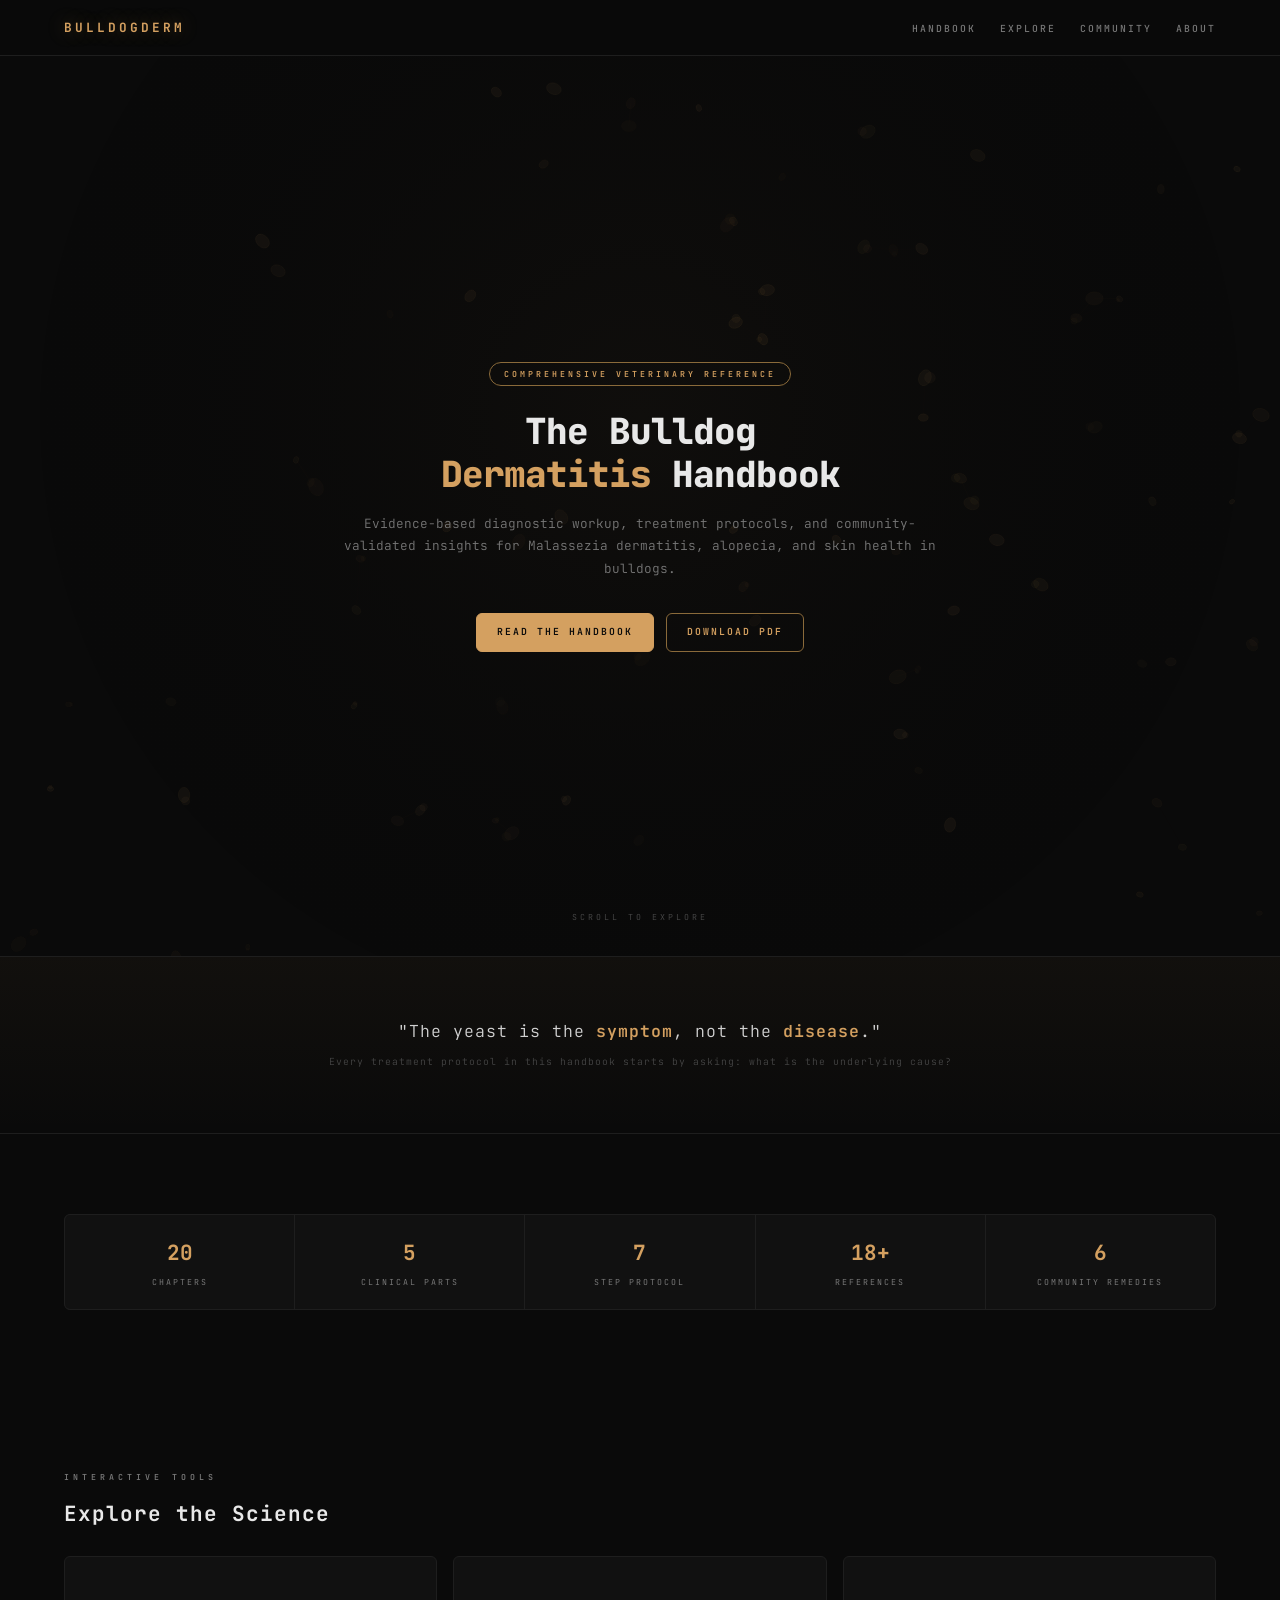
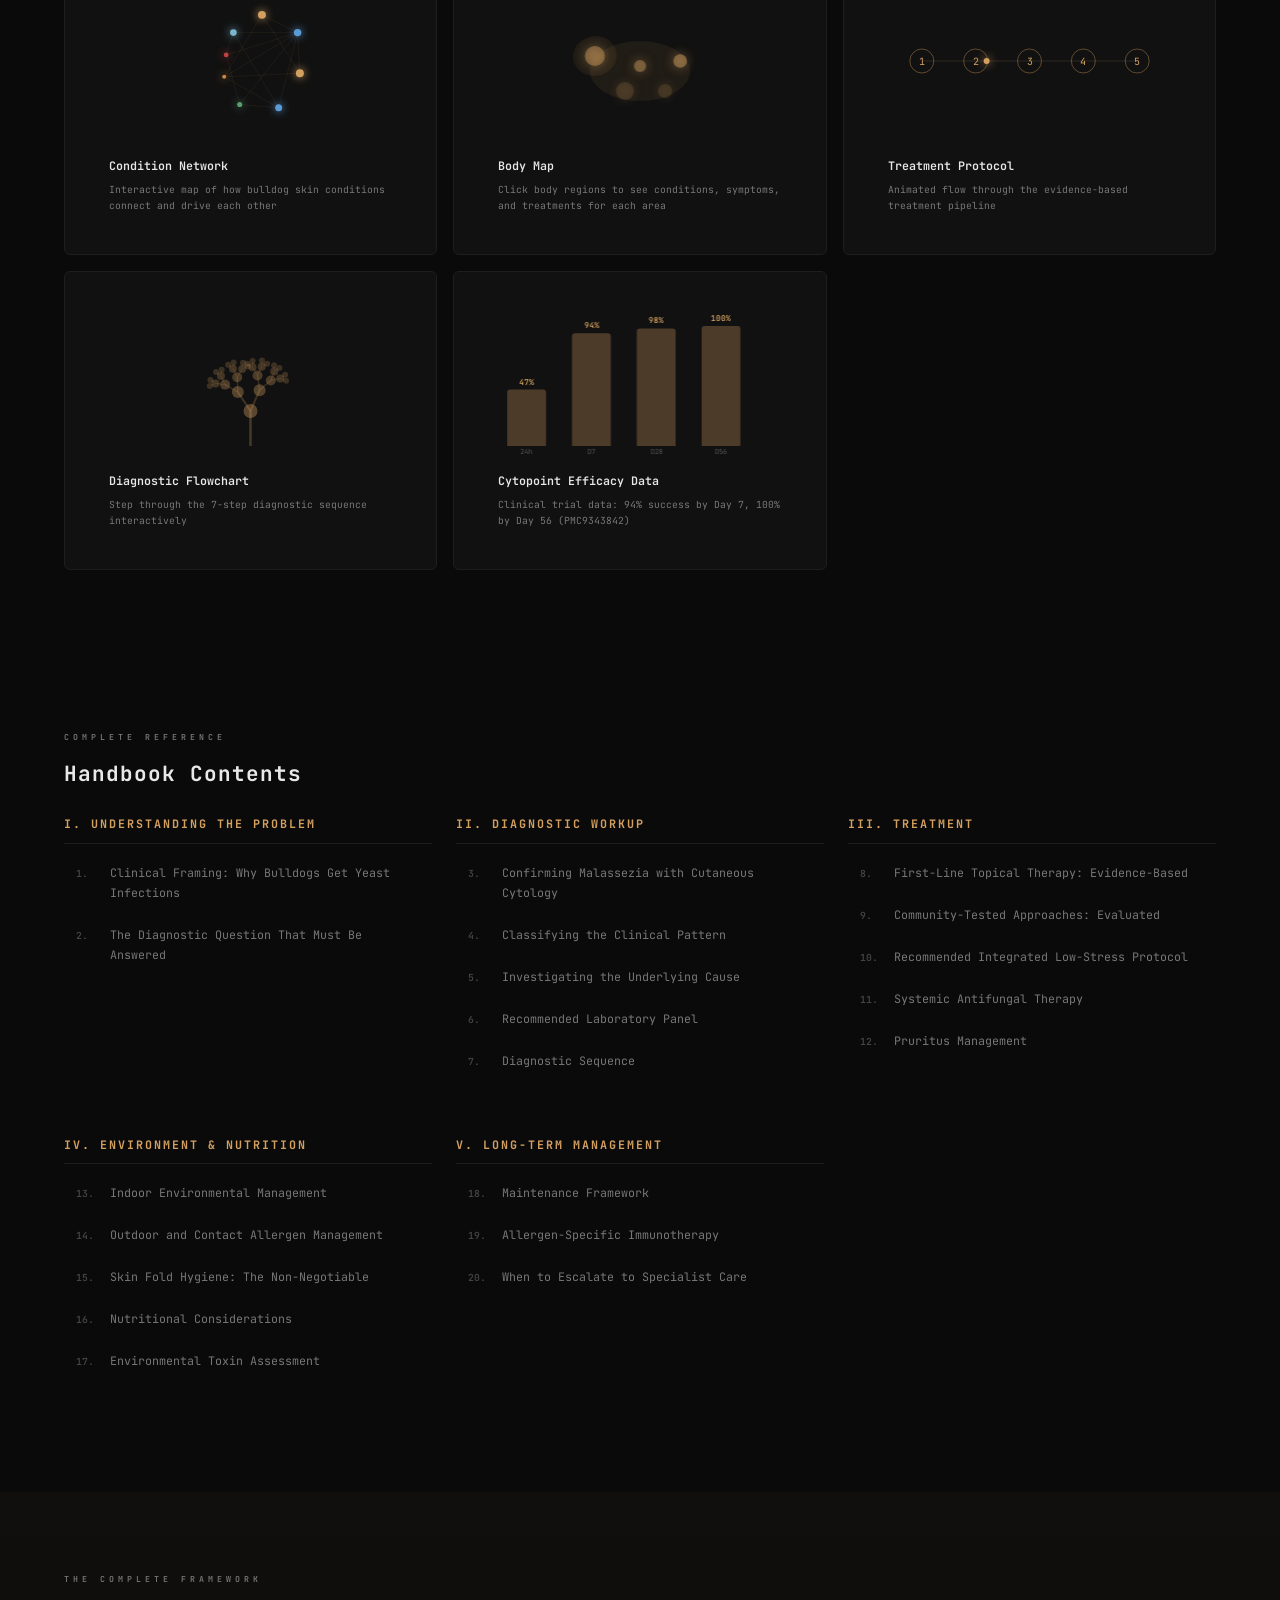
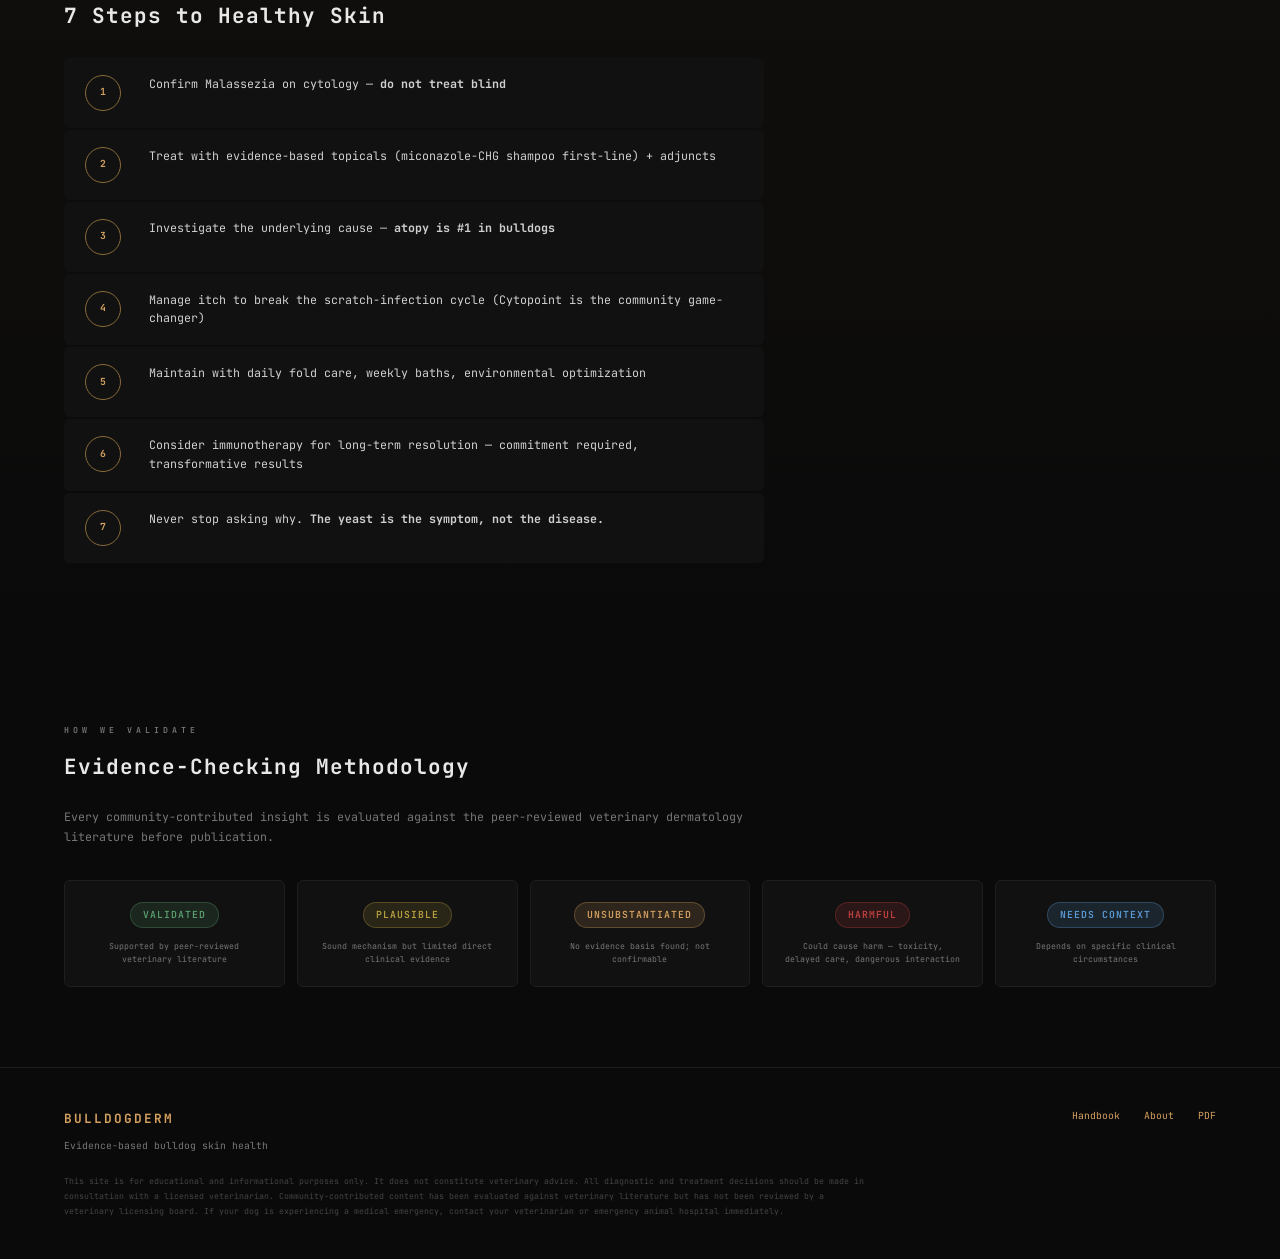
<file: site/index.html>
<!DOCTYPE html>
<html lang="en">
<head>
  <meta charset="UTF-8">
  <meta name="viewport" content="width=device-width, initial-scale=1.0">
  <title>The Bulldog Dermatitis Handbook — Evidence-Based Skin Health</title>
  <meta name="description" content="Comprehensive, evidence-checked guide to Malassezia dermatitis, alopecia, and skin health in bulldogs. Community-sourced insights validated against veterinary dermatology literature.">
  <link rel="stylesheet" href="css/global.css">
  <style>
    /* Hero */
    .hero {
      position: relative;
      min-height: 100vh;
      display: flex;
      align-items: center;
      justify-content: center;
      overflow: hidden;
    }
    .hero-canvas {
      position: absolute;
      top: 0; left: 0;
      width: 100%; height: 100%;
      z-index: 0;
    }
    .hero-content {
      position: relative;
      z-index: 1;
      text-align: center;
      max-width: 800px;
      padding: 0 24px;
    }
    .hero-badge {
      display: inline-block;
      padding: 4px 14px;
      font-size: var(--size-xs);
      font-weight: 600;
      letter-spacing: 3px;
      text-transform: uppercase;
      color: var(--accent);
      border: 1px solid var(--accent-dim);
      border-radius: var(--radius-pill);
      margin-bottom: 24px;
      animation: fadeIn 0.4s ease-out forwards;
    }
    .hero-title {
      font-size: var(--size-3xl);
      font-weight: 800;
      letter-spacing: -1px;
      color: var(--text-bright);
      line-height: 1.2;
      margin-bottom: 16px;
      animation: fadeIn 0.5s ease-out 0.2s forwards;
      opacity: 0;
    }
    .hero-title span { color: var(--accent); }
    .hero-subtitle {
      font-size: var(--size-md);
      color: var(--text-dim);
      font-weight: 300;
      max-width: 600px;
      margin: 0 auto 32px;
      line-height: 1.8;
      animation: fadeIn 0.5s ease-out 0.4s forwards;
      opacity: 0;
    }
    .hero-actions {
      display: flex;
      gap: 12px;
      justify-content: center;
      flex-wrap: wrap;
      animation: fadeIn 0.5s ease-out 0.6s forwards;
      opacity: 0;
    }
    .hero-scroll {
      position: absolute;
      bottom: 32px;
      left: 50%;
      transform: translateX(-50%);
      z-index: 1;
      font-size: var(--size-xs);
      color: var(--text-faint);
      letter-spacing: 3px;
      text-transform: uppercase;
      animation: pulse 2s ease-in-out infinite;
    }

    /* Principle */
    .principle {
      text-align: center;
      padding: 60px 24px;
      background: linear-gradient(180deg, rgba(212,160,96,0.04) 0%, transparent 100%);
      border-top: 1px solid var(--border);
      border-bottom: 1px solid var(--border);
    }
    .principle-text {
      font-size: var(--size-lg);
      font-weight: 300;
      color: var(--text);
      letter-spacing: 1px;
    }
    .principle-text em {
      color: var(--accent);
      font-style: normal;
      font-weight: 600;
    }

    /* Viz Grid */
    .viz-card {
      position: relative;
      overflow: hidden;
      cursor: pointer;
      text-decoration: none;
      display: block;
    }
    .viz-card canvas {
      width: 100%;
      height: 160px;
      border-radius: var(--radius) var(--radius) 0 0;
      display: block;
    }
    .viz-card-body { padding: 16px 20px; }
    .viz-card-title {
      font-size: var(--size-base);
      font-weight: 600;
      color: var(--text-bright);
      margin-bottom: 6px;
    }
    .viz-card-desc {
      font-size: var(--size-sm);
      color: var(--text-dim);
      line-height: 1.6;
    }

    /* Handbook TOC */
    .toc-part {
      margin-bottom: 32px;
    }
    .toc-part-title {
      font-size: var(--size-base);
      font-weight: 700;
      color: var(--accent);
      letter-spacing: 2px;
      text-transform: uppercase;
      margin-bottom: 12px;
      padding-bottom: 8px;
      border-bottom: 1px solid var(--border);
    }
    .toc-list {
      list-style: none;
      display: grid;
      gap: 6px;
    }
    .toc-item {
      font-size: var(--size-base);
      color: var(--text-dim);
      padding: 8px 12px;
      border-radius: var(--radius);
      transition: all 0.2s;
      display: flex;
      gap: 10px;
      align-items: baseline;
      text-decoration: none;
    }
    .toc-item:hover { background: var(--bg-card); color: var(--text); }
    .toc-list li { list-style: none; }
    .toc-num {
      font-size: var(--size-sm);
      color: var(--text-faint);
      font-weight: 600;
      min-width: 24px;
    }

    /* Framework */
    .framework-steps {
      display: grid;
      gap: 2px;
      counter-reset: step;
    }
    .framework-step {
      display: grid;
      grid-template-columns: 48px 1fr;
      gap: 16px;
      align-items: start;
      padding: 16px 20px;
      background: var(--bg-card);
      border-radius: var(--radius);
      transition: background 0.2s, border-color 0.2s;
      text-decoration: none;
      color: inherit;
      border: 1px solid transparent;
    }
    .framework-step:hover { background: var(--bg-card-hover); border-color: var(--border-hover); color: inherit; }
    .step-num {
      width: 36px;
      height: 36px;
      border-radius: 50%;
      border: 1px solid var(--accent-dim);
      display: flex;
      align-items: center;
      justify-content: center;
      font-size: var(--size-sm);
      font-weight: 700;
      color: var(--accent);
    }
    .step-text {
      font-size: var(--size-base);
      color: var(--text);
      line-height: 1.6;
    }

    /* Evidence */
    .evidence-grid {
      display: grid;
      grid-template-columns: repeat(auto-fit, minmax(200px, 1fr));
      gap: 12px;
    }
    .evidence-card {
      background: var(--bg-card);
      border: 1px solid var(--border);
      border-radius: var(--radius);
      padding: 20px;
      text-align: center;
    }
    .evidence-icon {
      font-size: var(--size-2xl);
      margin-bottom: 8px;
    }
    .evidence-name {
      font-size: var(--size-sm);
      font-weight: 600;
      letter-spacing: 1px;
      text-transform: uppercase;
      color: var(--text);
      margin-bottom: 6px;
    }
    .evidence-desc {
      font-size: var(--size-xs);
      color: var(--text-dim);
      line-height: 1.6;
    }
  </style>
</head>
<body>

<!-- Navigation -->
<nav class="nav">
  <div class="nav-inner">
    <a href="/" class="nav-logo">BulldogDerm</a>
    <button class="nav-toggle" onclick="document.querySelector('.nav-links').classList.toggle('open')">Menu</button>
    <ul class="nav-links">
      <li><a href="handbook.html">Handbook</a></li>
      <li><a href="#visualizations">Explore</a></li>
      <li><a href="community.html">Community</a></li>
      <li><a href="about.html">About</a></li>
    </ul>
  </div>
</nav>

<!-- Hero with Malassezia cell animation -->
<section class="hero">
  <canvas class="hero-canvas" id="heroCanvas"></canvas>
  <div class="hero-content">
    <div class="hero-badge">Comprehensive Veterinary Reference</div>
    <h1 class="hero-title">The Bulldog<br><span>Dermatitis</span> Handbook</h1>
    <p class="hero-subtitle">
      Evidence-based diagnostic workup, treatment protocols, and community-validated insights for Malassezia dermatitis, alopecia, and skin health in bulldogs.
    </p>
    <div class="hero-actions">
      <a href="handbook.html" class="btn btn-primary">Read the Handbook</a>
      <a href="bulldog_dermatitis_handbook.pdf" class="btn btn-ghost" download>Download PDF</a>
    </div>
  </div>
  <div class="hero-scroll">Scroll to explore</div>
</section>

<!-- Principle -->
<div class="principle">
  <div class="container">
    <p class="principle-text">
      "The yeast is the <em>symptom</em>, not the <em>disease</em>."<br>
      <span style="font-size:var(--size-sm); color:var(--text-faint); margin-top:8px; display:inline-block;">
        Every treatment protocol in this handbook starts by asking: what is the underlying cause?
      </span>
    </p>
  </div>
</div>

<!-- Stats -->
<section class="section">
  <div class="container">
    <div class="stats-bar">
      <div class="stat-item">
        <div class="stat-value">20</div>
        <div class="stat-label">Chapters</div>
      </div>
      <div class="stat-item">
        <div class="stat-value">5</div>
        <div class="stat-label">Clinical Parts</div>
      </div>
      <div class="stat-item">
        <div class="stat-value">7</div>
        <div class="stat-label">Step Protocol</div>
      </div>
      <div class="stat-item">
        <div class="stat-value">18+</div>
        <div class="stat-label">References</div>
      </div>
      <div class="stat-item">
        <div class="stat-value">6</div>
        <div class="stat-label">Community Remedies</div>
      </div>
    </div>
  </div>
</section>

<!-- Interactive Visualizations -->
<section class="section" id="visualizations">
  <div class="container">
    <div class="section-label">Interactive Tools</div>
    <h2 class="section-title">Explore the Science</h2>
    <div class="card-grid">
      <a href="viz/condition_network.html" class="card viz-card">
        <canvas id="vizPreview1" width="400" height="160"></canvas>
        <div class="viz-card-body">
          <div class="viz-card-title">Condition Network</div>
          <div class="viz-card-desc">Interactive map of how bulldog skin conditions connect and drive each other</div>
        </div>
      </a>
      <a href="viz/body_map.html" class="card viz-card">
        <canvas id="vizPreview2" width="400" height="160"></canvas>
        <div class="viz-card-body">
          <div class="viz-card-title">Body Map</div>
          <div class="viz-card-desc">Click body regions to see conditions, symptoms, and treatments for each area</div>
        </div>
      </a>
      <a href="viz/treatment_flow.html" class="card viz-card">
        <canvas id="vizPreview3" width="400" height="160"></canvas>
        <div class="viz-card-body">
          <div class="viz-card-title">Treatment Protocol</div>
          <div class="viz-card-desc">Animated flow through the evidence-based treatment pipeline</div>
        </div>
      </a>
      <a href="viz/diagnostic_tree.html" class="card viz-card">
        <canvas id="vizPreview4" width="400" height="160"></canvas>
        <div class="viz-card-body">
          <div class="viz-card-title">Diagnostic Flowchart</div>
          <div class="viz-card-desc">Step through the 7-step diagnostic sequence interactively</div>
        </div>
      </a>
      <a href="viz/cytopoint_efficacy.html" class="card viz-card">
        <canvas id="vizPreview5" width="400" height="160"></canvas>
        <div class="viz-card-body">
          <div class="viz-card-title">Cytopoint Efficacy Data</div>
          <div class="viz-card-desc">Clinical trial data: 94% success by Day 7, 100% by Day 56 (PMC9343842)</div>
        </div>
      </a>
    </div>
  </div>
</section>

<!-- Handbook Overview -->
<section class="section" id="handbook">
  <div class="container">
    <div class="section-label">Complete Reference</div>
    <h2 class="section-title">Handbook Contents</h2>
    <div style="display:grid; grid-template-columns: repeat(auto-fit, minmax(340px, 1fr)); gap:24px;">

      <div class="toc-part">
        <div class="toc-part-title">I. Understanding the Problem</div>
        <ul class="toc-list">
          <li><a href="handbook.html#ch1" class="toc-item"><span class="toc-num">1.</span> Clinical Framing: Why Bulldogs Get Yeast Infections</a></li>
          <li><a href="handbook.html#ch2" class="toc-item"><span class="toc-num">2.</span> The Diagnostic Question That Must Be Answered</a></li>
        </ul>
      </div>

      <div class="toc-part">
        <div class="toc-part-title">II. Diagnostic Workup</div>
        <ul class="toc-list">
          <li><a href="handbook.html#ch3" class="toc-item"><span class="toc-num">3.</span> Confirming Malassezia with Cutaneous Cytology</a></li>
          <li><a href="handbook.html#ch4" class="toc-item"><span class="toc-num">4.</span> Classifying the Clinical Pattern</a></li>
          <li><a href="handbook.html#ch5" class="toc-item"><span class="toc-num">5.</span> Investigating the Underlying Cause</a></li>
          <li><a href="handbook.html#ch6" class="toc-item"><span class="toc-num">6.</span> Recommended Laboratory Panel</a></li>
          <li><a href="handbook.html#ch7" class="toc-item"><span class="toc-num">7.</span> Diagnostic Sequence</a></li>
        </ul>
      </div>

      <div class="toc-part">
        <div class="toc-part-title">III. Treatment</div>
        <ul class="toc-list">
          <li><a href="handbook.html#ch8" class="toc-item"><span class="toc-num">8.</span> First-Line Topical Therapy: Evidence-Based</a></li>
          <li><a href="handbook.html#ch9" class="toc-item"><span class="toc-num">9.</span> Community-Tested Approaches: Evaluated</a></li>
          <li><a href="handbook.html#ch10" class="toc-item"><span class="toc-num">10.</span> Recommended Integrated Low-Stress Protocol</a></li>
          <li><a href="handbook.html#ch11" class="toc-item"><span class="toc-num">11.</span> Systemic Antifungal Therapy</a></li>
          <li><a href="handbook.html#ch12" class="toc-item"><span class="toc-num">12.</span> Pruritus Management</a></li>
        </ul>
      </div>

      <div class="toc-part">
        <div class="toc-part-title">IV. Environment & Nutrition</div>
        <ul class="toc-list">
          <li><a href="handbook.html#ch13" class="toc-item"><span class="toc-num">13.</span> Indoor Environmental Management</a></li>
          <li><a href="handbook.html#ch14" class="toc-item"><span class="toc-num">14.</span> Outdoor and Contact Allergen Management</a></li>
          <li><a href="handbook.html#ch15" class="toc-item"><span class="toc-num">15.</span> Skin Fold Hygiene: The Non-Negotiable</a></li>
          <li><a href="handbook.html#ch16" class="toc-item"><span class="toc-num">16.</span> Nutritional Considerations</a></li>
          <li><a href="handbook.html#ch17" class="toc-item"><span class="toc-num">17.</span> Environmental Toxin Assessment</a></li>
        </ul>
      </div>

      <div class="toc-part">
        <div class="toc-part-title">V. Long-Term Management</div>
        <ul class="toc-list">
          <li><a href="handbook.html#ch18" class="toc-item"><span class="toc-num">18.</span> Maintenance Framework</a></li>
          <li><a href="handbook.html#ch19" class="toc-item"><span class="toc-num">19.</span> Allergen-Specific Immunotherapy</a></li>
          <li><a href="handbook.html#ch20" class="toc-item"><span class="toc-num">20.</span> When to Escalate to Specialist Care</a></li>
        </ul>
      </div>
    </div>
  </div>
</section>

<!-- Framework -->
<section class="section" id="framework" style="background: linear-gradient(180deg, rgba(212,160,96,0.03) 0%, transparent 100%);">
  <div class="container">
    <div class="section-label">The Complete Framework</div>
    <h2 class="section-title">7 Steps to Healthy Skin</h2>
    <div class="framework-steps" style="max-width:700px;">
      <a href="handbook.html#ch3" class="framework-step">
        <div class="step-num">1</div>
        <div class="step-text">Confirm Malassezia on cytology — <strong>do not treat blind</strong></div>
      </a>
      <a href="handbook.html#ch8" class="framework-step">
        <div class="step-num">2</div>
        <div class="step-text">Treat with evidence-based topicals (miconazole-CHG shampoo first-line) + adjuncts</div>
      </a>
      <a href="handbook.html#ch5" class="framework-step">
        <div class="step-num">3</div>
        <div class="step-text">Investigate the underlying cause — <strong>atopy is #1 in bulldogs</strong></div>
      </a>
      <a href="handbook.html#ch12" class="framework-step">
        <div class="step-num">4</div>
        <div class="step-text">Manage itch to break the scratch-infection cycle (Cytopoint is the community game-changer)</div>
      </a>
      <a href="handbook.html#ch15" class="framework-step">
        <div class="step-num">5</div>
        <div class="step-text">Maintain with daily fold care, weekly baths, environmental optimization</div>
      </a>
      <a href="handbook.html#ch19" class="framework-step">
        <div class="step-num">6</div>
        <div class="step-text">Consider immunotherapy for long-term resolution — commitment required, transformative results</div>
      </a>
      <a href="handbook.html#ch2" class="framework-step">
        <div class="step-num">7</div>
        <div class="step-text">Never stop asking why. <strong>The yeast is the symptom, not the disease.</strong></div>
      </a>
    </div>
  </div>
</section>

<!-- Evidence Methodology -->
<section class="section">
  <div class="container">
    <div class="section-label">How We Validate</div>
    <h2 class="section-title">Evidence-Checking Methodology</h2>
    <p style="color:var(--text-dim); font-size:var(--size-base); max-width:700px; margin-bottom:32px;">
      Every community-contributed insight is evaluated against the peer-reviewed veterinary dermatology literature before publication.
    </p>
    <div class="evidence-grid">
      <a href="viz/evidence_levels.html#validated" class="evidence-card" style="text-decoration:none; cursor:pointer;">
        <div class="badge badge-validated" style="font-size:var(--size-sm); padding:4px 12px;">Validated</div>
        <div class="evidence-desc" style="margin-top:12px;">Supported by peer-reviewed veterinary literature</div>
      </a>
      <a href="viz/evidence_levels.html#plausible" class="evidence-card" style="text-decoration:none; cursor:pointer;">
        <div class="badge badge-plausible" style="font-size:var(--size-sm); padding:4px 12px;">Plausible</div>
        <div class="evidence-desc" style="margin-top:12px;">Sound mechanism but limited direct clinical evidence</div>
      </a>
      <a href="viz/evidence_levels.html#unsubstantiated" class="evidence-card" style="text-decoration:none; cursor:pointer;">
        <div class="badge badge-community" style="font-size:var(--size-sm); padding:4px 12px;">Unsubstantiated</div>
        <div class="evidence-desc" style="margin-top:12px;">No evidence basis found; not confirmable</div>
      </a>
      <a href="viz/evidence_levels.html#harmful" class="evidence-card" style="text-decoration:none; cursor:pointer;">
        <div class="badge badge-harmful" style="font-size:var(--size-sm); padding:4px 12px;">Harmful</div>
        <div class="evidence-desc" style="margin-top:12px;">Could cause harm — toxicity, delayed care, dangerous interaction</div>
      </a>
      <a href="viz/evidence_levels.html#needs-context" class="evidence-card" style="text-decoration:none; cursor:pointer;">
        <div class="badge badge-clinical" style="font-size:var(--size-sm); padding:4px 12px;">Needs Context</div>
        <div class="evidence-desc" style="margin-top:12px;">Depends on specific clinical circumstances</div>
      </a>
    </div>
  </div>
</section>

<!-- Footer -->
<footer class="footer">
  <div class="footer-inner">
    <div style="display:flex; justify-content:space-between; align-items:start; flex-wrap:wrap; gap:24px;">
      <div>
        <div style="font-size:var(--size-md); font-weight:700; color:var(--accent); letter-spacing:2px; margin-bottom:8px;">BULLDOGDERM</div>
        <div style="color:var(--text-dim); font-size:var(--size-sm);">Evidence-based bulldog skin health</div>
      </div>
      <div style="display:flex; gap:24px; font-size:var(--size-sm);">
        <a href="handbook.html">Handbook</a>
        <a href="about.html">About</a>
        <a href="bulldog_dermatitis_handbook.pdf" download>PDF</a>
      </div>
    </div>
    <div class="disclaimer">
      This site is for educational and informational purposes only. It does not constitute veterinary advice. All diagnostic and treatment decisions should be made in consultation with a licensed veterinarian. Community-contributed content has been evaluated against veterinary literature but has not been reviewed by a veterinary licensing board. If your dog is experiencing a medical emergency, contact your veterinarian or emergency animal hospital immediately.
    </div>
  </div>
</footer>

<script>
// ============================================
// Hero Canvas: Animated Malassezia Cells
// ============================================
(function() {
  const canvas = document.getElementById('heroCanvas');
  const ctx = canvas.getContext('2d');
  const dpr = window.devicePixelRatio || 1;
  let W, H;

  function resize() {
    W = canvas.clientWidth;
    H = canvas.clientHeight;
    canvas.width = W * dpr;
    canvas.height = H * dpr;
    ctx.scale(dpr, dpr);
  }
  resize();
  window.addEventListener('resize', resize);

  // Malassezia-inspired cells: round-to-oval with budding
  class Cell {
    constructor() {
      this.reset(true);
    }
    reset(init) {
      this.x = Math.random() * W;
      this.y = init ? Math.random() * H : -20;
      this.size = 3 + Math.random() * 6;
      this.budding = Math.random() > 0.5;
      this.budAngle = Math.random() * Math.PI * 2;
      this.budSize = this.size * (0.4 + Math.random() * 0.3);
      this.vx = (Math.random() - 0.5) * 0.3;
      this.vy = 0.1 + Math.random() * 0.3;
      this.rotation = Math.random() * Math.PI * 2;
      this.rotSpeed = (Math.random() - 0.5) * 0.005;
      this.alpha = 0.06 + Math.random() * 0.12;
      this.pulsePhase = Math.random() * Math.PI * 2;
      this.pulseSpeed = 0.005 + Math.random() * 0.01;
    }
    update() {
      this.x += this.vx;
      this.y += this.vy;
      this.rotation += this.rotSpeed;
      this.pulsePhase += this.pulseSpeed;
      if (this.y > H + 20 || this.x < -20 || this.x > W + 20) this.reset(false);
    }
    draw(ctx, time) {
      const pulse = 1 + Math.sin(this.pulsePhase) * 0.1;
      const s = this.size * pulse;
      const a = this.alpha;

      ctx.save();
      ctx.translate(this.x, this.y);
      ctx.rotate(this.rotation);
      ctx.globalAlpha = a;

      // Main cell body (oval)
      ctx.beginPath();
      ctx.ellipse(0, 0, s, s * 0.75, 0, 0, Math.PI * 2);
      ctx.fillStyle = 'rgba(212, 160, 96, 0.3)';
      ctx.fill();
      ctx.strokeStyle = 'rgba(212, 160, 96, 0.5)';
      ctx.lineWidth = 0.5;
      ctx.stroke();

      // Budding daughter cell
      if (this.budding) {
        const bx = Math.cos(this.budAngle) * s * 0.8;
        const by = Math.sin(this.budAngle) * s * 0.6;
        ctx.beginPath();
        ctx.arc(bx, by, this.budSize * pulse, 0, Math.PI * 2);
        ctx.fillStyle = 'rgba(212, 160, 96, 0.25)';
        ctx.fill();
        ctx.strokeStyle = 'rgba(212, 160, 96, 0.4)';
        ctx.lineWidth = 0.4;
        ctx.stroke();
      }

      ctx.restore();
    }
  }

  const cells = [];
  for (let i = 0; i < 80; i++) cells.push(new Cell());

  // Subtle connecting lines between nearby cells
  function drawConnections(time) {
    ctx.globalAlpha = 0.04;
    ctx.strokeStyle = '#d4a060';
    ctx.lineWidth = 0.5;
    for (let i = 0; i < cells.length; i++) {
      for (let j = i + 1; j < cells.length; j++) {
        const dx = cells[i].x - cells[j].x;
        const dy = cells[i].y - cells[j].y;
        const dist = Math.sqrt(dx * dx + dy * dy);
        if (dist < 100) {
          ctx.globalAlpha = 0.03 * (1 - dist / 100);
          ctx.beginPath();
          ctx.moveTo(cells[i].x, cells[i].y);
          ctx.lineTo(cells[j].x, cells[j].y);
          ctx.stroke();
        }
      }
    }
    ctx.globalAlpha = 1;
  }

  // Radial gradient background glow
  function drawGlow() {
    const grad = ctx.createRadialGradient(W * 0.5, H * 0.4, 0, W * 0.5, H * 0.4, W * 0.5);
    grad.addColorStop(0, 'rgba(212, 160, 96, 0.03)');
    grad.addColorStop(1, 'transparent');
    ctx.fillStyle = grad;
    ctx.fillRect(0, 0, W, H);
  }

  let time = 0;
  function animate() {
    ctx.clearRect(0, 0, W, H);
    drawGlow();
    drawConnections(time);
    cells.forEach(c => { c.update(); c.draw(ctx, time); });
    time++;
    requestAnimationFrame(animate);
  }
  animate();
})();

// ============================================
// Visualization Preview Canvases
// ============================================
function initPreview(id, drawFn) {
  const canvas = document.getElementById(id);
  if (!canvas) return;
  const ctx = canvas.getContext('2d');
  const dpr = window.devicePixelRatio || 1;
  const W = canvas.clientWidth;
  const H = canvas.clientHeight;
  canvas.width = W * dpr;
  canvas.height = H * dpr;
  ctx.scale(dpr, dpr);
  let t = 0;
  function loop() {
    ctx.clearRect(0, 0, W, H);
    drawFn(ctx, W, H, t);
    t++;
    requestAnimationFrame(loop);
  }
  loop();
}

// Preview 1: Condition Network — orbiting connected nodes
initPreview('vizPreview1', function(ctx, W, H, t) {
  const cx = W / 2, cy = H / 2;
  const colors = ['#d4a060', '#5b9bd5', '#5a9e6f', '#cc8844', '#c04040', '#7ab5cc'];
  const nodes = [];
  for (let i = 0; i < 8; i++) {
    const a = (i / 8) * Math.PI * 2 + t * 0.003;
    const r = 40 + Math.sin(t * 0.01 + i) * 15;
    nodes.push({ x: cx + Math.cos(a) * r, y: cy + Math.sin(a) * r, c: colors[i % colors.length], s: 3 + Math.sin(t * 0.02 + i) });
  }
  // connections
  ctx.strokeStyle = 'rgba(212,160,96,0.15)';
  ctx.lineWidth = 0.5;
  for (let i = 0; i < nodes.length; i++) {
    for (let j = i + 1; j < nodes.length; j++) {
      if (Math.random() > 0.7 || (i + j) % 3 === 0) {
        ctx.beginPath();
        ctx.moveTo(nodes[i].x, nodes[i].y);
        ctx.lineTo(nodes[j].x, nodes[j].y);
        ctx.stroke();
      }
    }
  }
  // nodes
  nodes.forEach(n => {
    ctx.beginPath();
    ctx.arc(n.x, n.y, n.s, 0, Math.PI * 2);
    ctx.fillStyle = n.c;
    ctx.shadowBlur = 8;
    ctx.shadowColor = n.c;
    ctx.fill();
    ctx.shadowBlur = 0;
  });
});

// Preview 2: Body Map — bulldog silhouette with glowing regions
initPreview('vizPreview2', function(ctx, W, H, t) {
  const cx = W / 2, cy = H / 2;
  // Simple bulldog silhouette
  ctx.fillStyle = 'rgba(212,160,96,0.08)';
  // Body
  ctx.beginPath();
  ctx.ellipse(cx, cy + 10, 50, 30, 0, 0, Math.PI * 2);
  ctx.fill();
  // Head
  ctx.beginPath();
  ctx.ellipse(cx - 45, cy - 5, 22, 20, -0.2, 0, Math.PI * 2);
  ctx.fill();
  // Highlight regions
  const regions = [
    { x: cx - 45, y: cy - 5, label: 'head', phase: 0 },
    { x: cx - 15, y: cy + 30, label: 'paw1', phase: 1 },
    { x: cx + 25, y: cy + 30, label: 'paw2', phase: 2 },
    { x: cx, y: cy + 5, label: 'belly', phase: 3 },
    { x: cx + 40, y: cy, label: 'tail', phase: 4 },
  ];
  regions.forEach(r => {
    const pulse = 0.3 + Math.sin(t * 0.03 + r.phase * 1.5) * 0.2;
    ctx.beginPath();
    ctx.arc(r.x, r.y, 8 + Math.sin(t * 0.02 + r.phase) * 2, 0, Math.PI * 2);
    ctx.fillStyle = `rgba(212,160,96,${pulse})`;
    ctx.shadowBlur = 12;
    ctx.shadowColor = '#d4a060';
    ctx.fill();
    ctx.shadowBlur = 0;
  });
});

// Preview 3: Treatment Flow — flowing particles along path
initPreview('vizPreview3', function(ctx, W, H, t) {
  const steps = 5;
  const stepW = W / (steps + 1);
  ctx.strokeStyle = 'rgba(212,160,96,0.2)';
  ctx.lineWidth = 1;
  ctx.beginPath();
  for (let i = 1; i <= steps; i++) {
    const x = stepW * i;
    if (i === 1) ctx.moveTo(x, H / 2);
    else ctx.lineTo(x, H / 2);
    // nodes
    ctx.fillStyle = '#111';
    ctx.strokeStyle = 'rgba(212,160,96,0.4)';
    ctx.beginPath();
    ctx.arc(x, H / 2, 12, 0, Math.PI * 2);
    ctx.fill();
    ctx.stroke();
    // step number
    ctx.fillStyle = '#d4a060';
    ctx.font = '10px JetBrains Mono';
    ctx.textAlign = 'center';
    ctx.fillText(i, x, H / 2 + 4);
  }
  // flowing particle
  const particleX = stepW + ((t * 0.8) % (stepW * (steps - 1)));
  ctx.beginPath();
  ctx.arc(particleX, H / 2, 3, 0, Math.PI * 2);
  ctx.fillStyle = '#d4a060';
  ctx.shadowBlur = 10;
  ctx.shadowColor = '#d4a060';
  ctx.fill();
  ctx.shadowBlur = 0;
  // line
  ctx.strokeStyle = 'rgba(212,160,96,0.15)';
  ctx.lineWidth = 1;
  ctx.beginPath();
  ctx.moveTo(stepW, H / 2);
  ctx.lineTo(stepW * steps, H / 2);
  ctx.stroke();
});

// Preview 4: Diagnostic Tree — branching lines
initPreview('vizPreview4', function(ctx, W, H, t) {
  function drawBranch(x, y, len, angle, depth) {
    if (depth === 0) return;
    const ex = x + Math.cos(angle) * len;
    const ey = y + Math.sin(angle) * len;
    const a = 0.08 + depth * 0.04;
    ctx.strokeStyle = `rgba(212,160,96,${a})`;
    ctx.lineWidth = depth * 0.5;
    ctx.beginPath();
    ctx.moveTo(x, y);
    ctx.lineTo(ex, ey);
    ctx.stroke();
    // node
    ctx.beginPath();
    ctx.arc(ex, ey, 2 + depth, 0, Math.PI * 2);
    ctx.fillStyle = `rgba(212,160,96,${a + 0.1})`;
    ctx.fill();
    const sway = Math.sin(t * 0.01 + depth + angle) * 0.1;
    drawBranch(ex, ey, len * 0.65, angle - 0.5 + sway, depth - 1);
    drawBranch(ex, ey, len * 0.65, angle + 0.5 + sway, depth - 1);
  }
  drawBranch(W / 2, H - 10, 35, -Math.PI / 2, 5);
});

// Preview 5: Cytopoint Efficacy — animated bar chart
initPreview('vizPreview5', function(ctx, W, H, t) {
  const bars = [
    { x: 0.15, val: 0.47, label: '24h' },
    { x: 0.35, val: 0.94, label: 'D7' },
    { x: 0.55, val: 0.98, label: 'D28' },
    { x: 0.75, val: 1.00, label: 'D56' }
  ];
  const animProgress = Math.min(t / 60, 1);
  const barW = W * 0.12;
  bars.forEach(b => {
    const bx = b.x * W - barW / 2;
    const barH = b.val * (H - 40) * animProgress;
    const by = H - 10 - barH;
    ctx.fillStyle = 'rgba(212,160,96,0.3)';
    ctx.beginPath();
    ctx.roundRect(bx, by, barW, barH, [3, 3, 0, 0]);
    ctx.fill();
    ctx.font = '600 8px JetBrains Mono';
    ctx.fillStyle = '#d4a060';
    ctx.textAlign = 'center';
    if (animProgress > 0.5) ctx.fillText(Math.round(b.val * 100) + '%', b.x * W, by - 5);
    ctx.font = '400 7px JetBrains Mono';
    ctx.fillStyle = '#555';
    ctx.fillText(b.label, b.x * W, H - 2);
  });
});
</script>

</body>
</html>
</file>
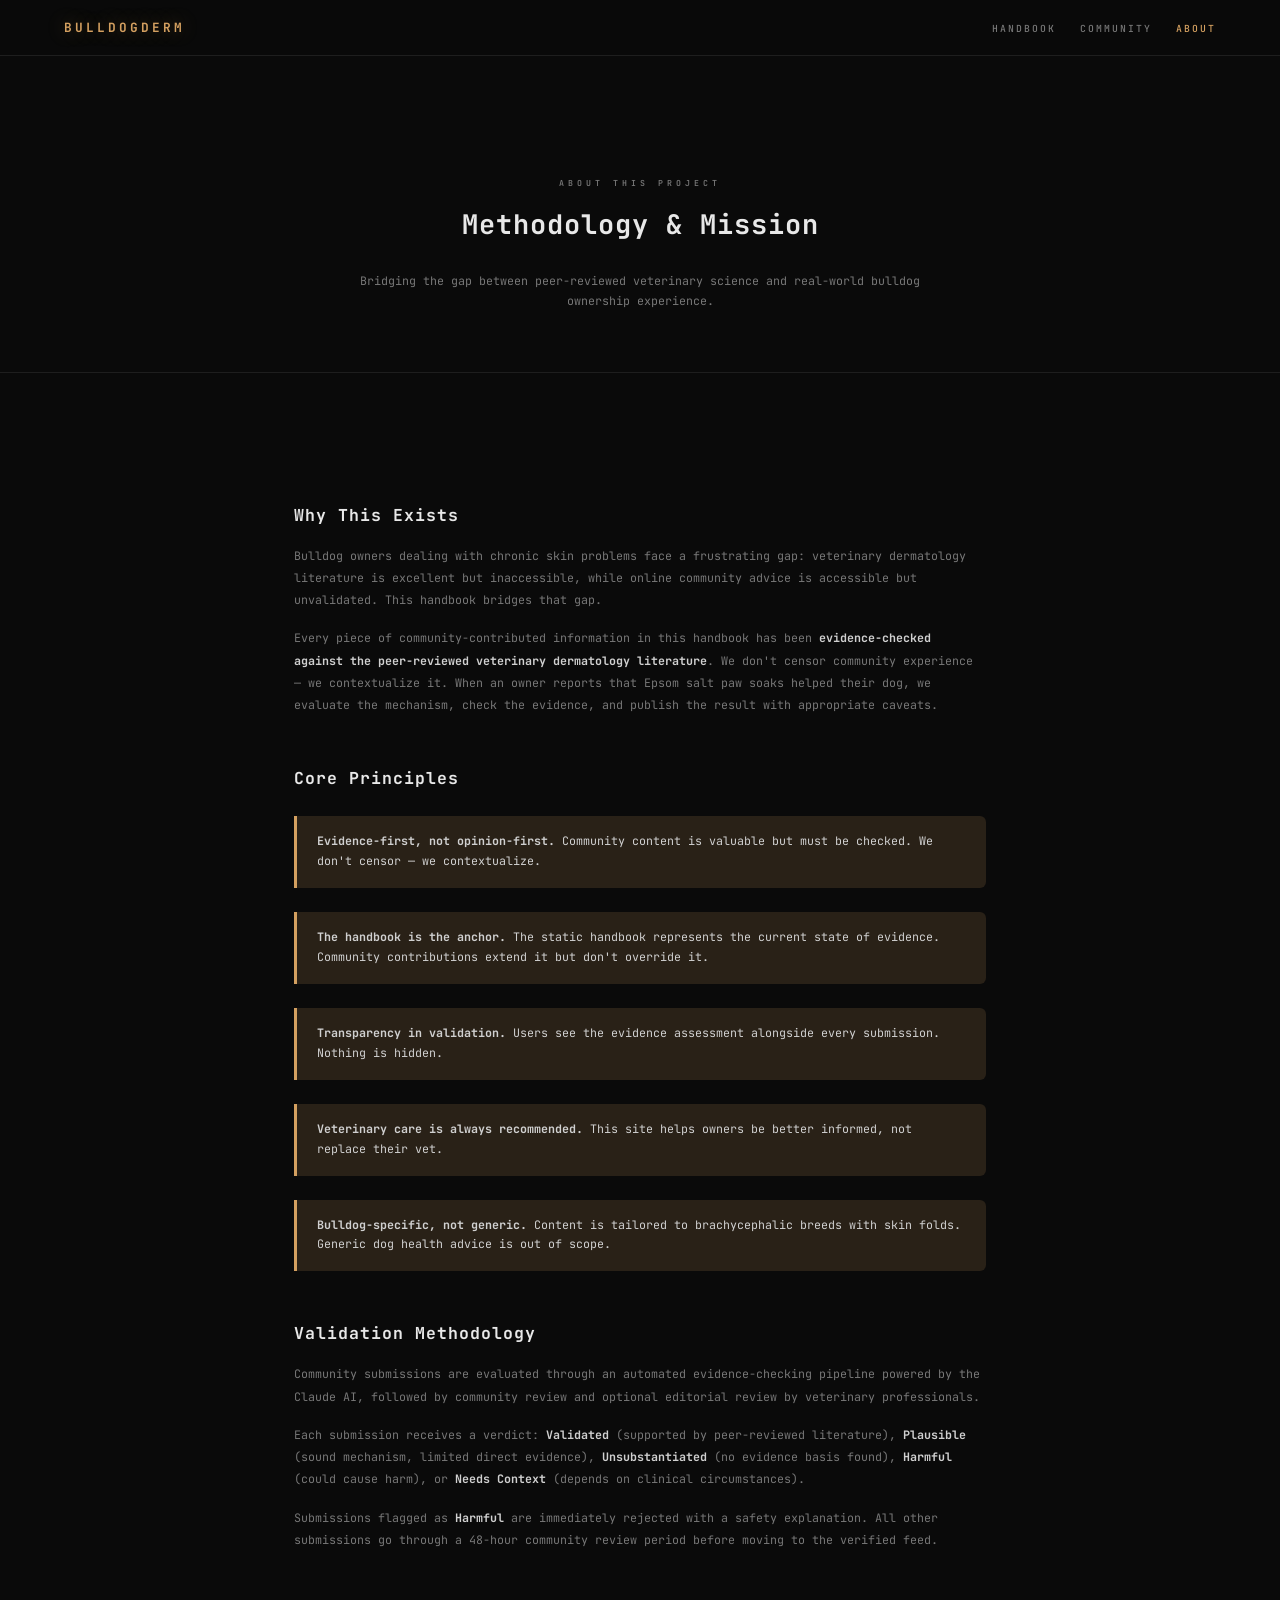
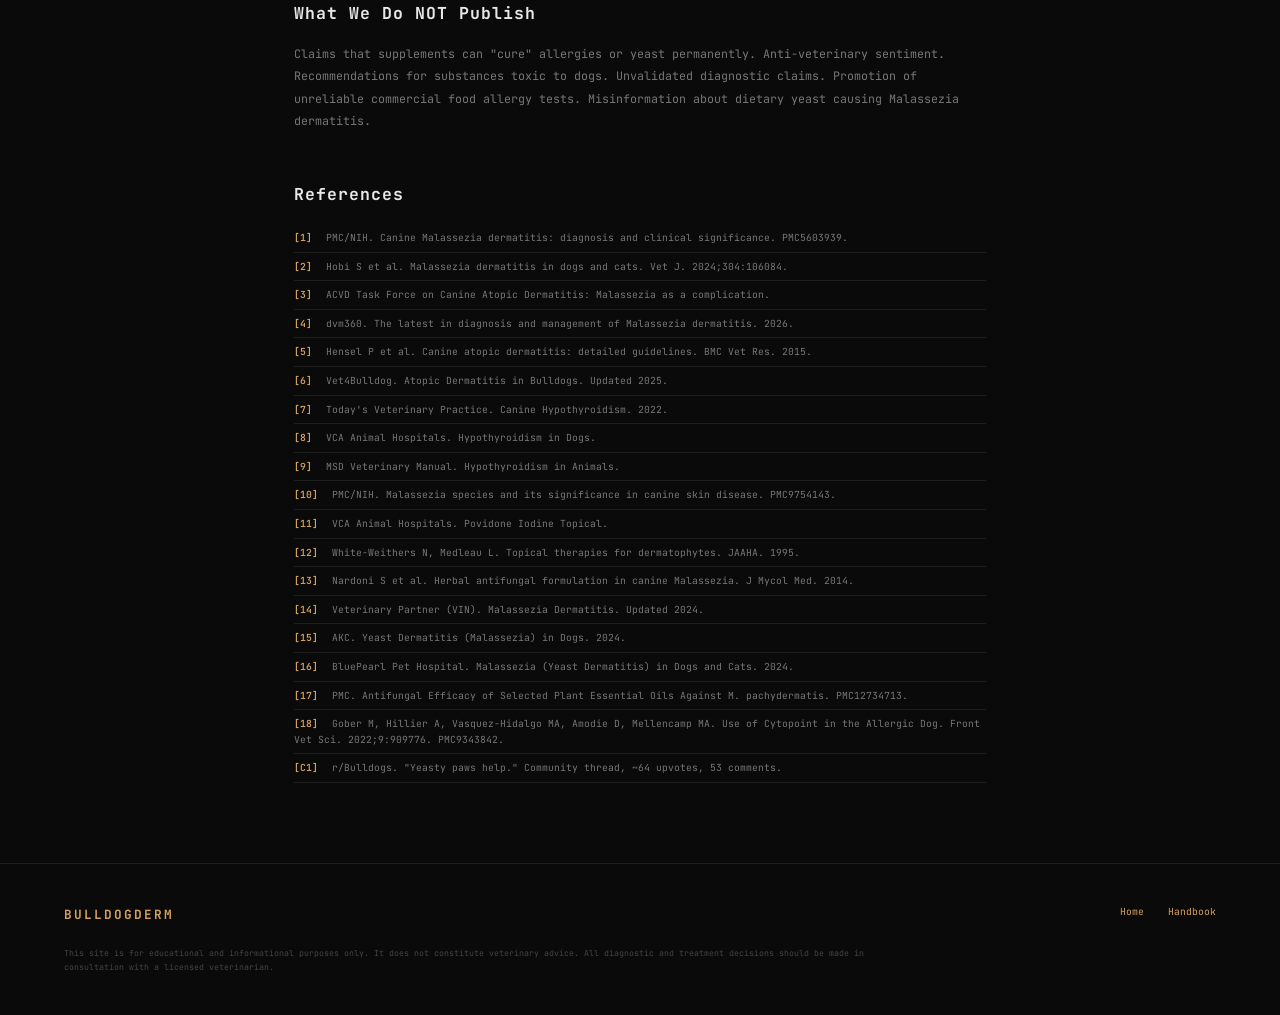
<file: site/about.html>
<!DOCTYPE html>
<html lang="en">
<head>
  <meta charset="UTF-8">
  <meta name="viewport" content="width=device-width, initial-scale=1.0">
  <title>About — Bulldog Dermatitis Handbook</title>
  <link rel="stylesheet" href="css/global.css">
  <style>
    .about-hero {
      padding: 120px 0 60px;
      text-align: center;
      border-bottom: 1px solid var(--border);
    }
    .about-content {
      max-width: 740px;
      margin: 0 auto;
    }
    .about-content h2 {
      font-size: var(--size-lg);
      color: var(--text-bright);
      margin: 48px 0 16px;
      letter-spacing: 1px;
    }
    .about-content p {
      font-size: var(--size-base);
      color: var(--text-dim);
      line-height: 1.9;
      margin-bottom: 16px;
    }
    .about-content strong { color: var(--text); }
    .ref-list {
      list-style: none;
      font-size: var(--size-sm);
      color: var(--text-dim);
    }
    .ref-list li {
      padding: 6px 0;
      border-bottom: 1px solid var(--border);
      line-height: 1.6;
    }
    .ref-list li span { color: var(--accent); font-weight: 600; margin-right: 8px; }
  </style>
</head>
<body>

<nav class="nav">
  <div class="nav-inner">
    <a href="/" class="nav-logo">BulldogDerm</a>
    <button class="nav-toggle" onclick="document.querySelector('.nav-links').classList.toggle('open')">Menu</button>
    <ul class="nav-links">
      <li><a href="handbook.html">Handbook</a></li>
      <li><a href="community.html">Community</a></li>
      <li><a href="about.html" class="active">About</a></li>
    </ul>
  </div>
</nav>

<section class="about-hero">
  <div class="container">
    <div class="section-label">About This Project</div>
    <h1 class="section-title" style="font-size:var(--size-2xl);">Methodology & Mission</h1>
    <p style="color:var(--text-dim); font-size:var(--size-base); max-width:600px; margin:0 auto;">
      Bridging the gap between peer-reviewed veterinary science and real-world bulldog ownership experience.
    </p>
  </div>
</section>

<section class="section">
  <div class="container about-content">

    <h2>Why This Exists</h2>
    <p>
      Bulldog owners dealing with chronic skin problems face a frustrating gap: veterinary dermatology literature is excellent but inaccessible, while online community advice is accessible but unvalidated. This handbook bridges that gap.
    </p>
    <p>
      Every piece of community-contributed information in this handbook has been <strong>evidence-checked against the peer-reviewed veterinary dermatology literature</strong>. We don't censor community experience — we contextualize it. When an owner reports that Epsom salt paw soaks helped their dog, we evaluate the mechanism, check the evidence, and publish the result with appropriate caveats.
    </p>

    <h2>Core Principles</h2>
    <div class="callout">
      <strong>Evidence-first, not opinion-first.</strong> Community content is valuable but must be checked. We don't censor — we contextualize.
    </div>
    <div class="callout">
      <strong>The handbook is the anchor.</strong> The static handbook represents the current state of evidence. Community contributions extend it but don't override it.
    </div>
    <div class="callout">
      <strong>Transparency in validation.</strong> Users see the evidence assessment alongside every submission. Nothing is hidden.
    </div>
    <div class="callout">
      <strong>Veterinary care is always recommended.</strong> This site helps owners be better informed, not replace their vet.
    </div>
    <div class="callout">
      <strong>Bulldog-specific, not generic.</strong> Content is tailored to brachycephalic breeds with skin folds. Generic dog health advice is out of scope.
    </div>

    <h2>Validation Methodology</h2>
    <p>
      Community submissions are evaluated through an automated evidence-checking pipeline powered by the Claude AI, followed by community review and optional editorial review by veterinary professionals.
    </p>
    <p>
      Each submission receives a verdict: <strong>Validated</strong> (supported by peer-reviewed literature), <strong>Plausible</strong> (sound mechanism, limited direct evidence), <strong>Unsubstantiated</strong> (no evidence basis found), <strong>Harmful</strong> (could cause harm), or <strong>Needs Context</strong> (depends on clinical circumstances).
    </p>
    <p>
      Submissions flagged as <strong>Harmful</strong> are immediately rejected with a safety explanation. All other submissions go through a 48-hour community review period before moving to the verified feed.
    </p>

    <h2>What We Do NOT Publish</h2>
    <p>
      Claims that supplements can "cure" allergies or yeast permanently. Anti-veterinary sentiment. Recommendations for substances toxic to dogs. Unvalidated diagnostic claims. Promotion of unreliable commercial food allergy tests. Misinformation about dietary yeast causing Malassezia dermatitis.
    </p>

    <h2>References</h2>
    <ul class="ref-list">
      <li><span>[1]</span> PMC/NIH. Canine Malassezia dermatitis: diagnosis and clinical significance. PMC5603939.</li>
      <li><span>[2]</span> Hobi S et al. Malassezia dermatitis in dogs and cats. Vet J. 2024;304:106084.</li>
      <li><span>[3]</span> ACVD Task Force on Canine Atopic Dermatitis: Malassezia as a complication.</li>
      <li><span>[4]</span> dvm360. The latest in diagnosis and management of Malassezia dermatitis. 2026.</li>
      <li><span>[5]</span> Hensel P et al. Canine atopic dermatitis: detailed guidelines. BMC Vet Res. 2015.</li>
      <li><span>[6]</span> Vet4Bulldog. Atopic Dermatitis in Bulldogs. Updated 2025.</li>
      <li><span>[7]</span> Today's Veterinary Practice. Canine Hypothyroidism. 2022.</li>
      <li><span>[8]</span> VCA Animal Hospitals. Hypothyroidism in Dogs.</li>
      <li><span>[9]</span> MSD Veterinary Manual. Hypothyroidism in Animals.</li>
      <li><span>[10]</span> PMC/NIH. Malassezia species and its significance in canine skin disease. PMC9754143.</li>
      <li><span>[11]</span> VCA Animal Hospitals. Povidone Iodine Topical.</li>
      <li><span>[12]</span> White-Weithers N, Medleau L. Topical therapies for dermatophytes. JAAHA. 1995.</li>
      <li><span>[13]</span> Nardoni S et al. Herbal antifungal formulation in canine Malassezia. J Mycol Med. 2014.</li>
      <li><span>[14]</span> Veterinary Partner (VIN). Malassezia Dermatitis. Updated 2024.</li>
      <li><span>[15]</span> AKC. Yeast Dermatitis (Malassezia) in Dogs. 2024.</li>
      <li><span>[16]</span> BluePearl Pet Hospital. Malassezia (Yeast Dermatitis) in Dogs and Cats. 2024.</li>
      <li><span>[17]</span> PMC. Antifungal Efficacy of Selected Plant Essential Oils Against M. pachydermatis. PMC12734713.</li>
      <li><span>[18]</span> Gober M, Hillier A, Vasquez-Hidalgo MA, Amodie D, Mellencamp MA. Use of Cytopoint in the Allergic Dog. Front Vet Sci. 2022;9:909776. PMC9343842.</li>
      <li><span>[C1]</span> r/Bulldogs. "Yeasty paws help." Community thread, ~64 upvotes, 53 comments.</li>
    </ul>

  </div>
</section>

<footer class="footer">
  <div class="footer-inner">
    <div style="display:flex; justify-content:space-between; flex-wrap:wrap; gap:24px;">
      <div>
        <div style="font-size:var(--size-md); font-weight:700; color:var(--accent); letter-spacing:2px;">BULLDOGDERM</div>
      </div>
      <div style="display:flex; gap:24px; font-size:var(--size-sm);">
        <a href="/">Home</a>
        <a href="handbook.html">Handbook</a>
      </div>
    </div>
    <div class="disclaimer">
      This site is for educational and informational purposes only. It does not constitute veterinary advice. All diagnostic and treatment decisions should be made in consultation with a licensed veterinarian.
    </div>
  </div>
</footer>

</body>
</html>
</file>
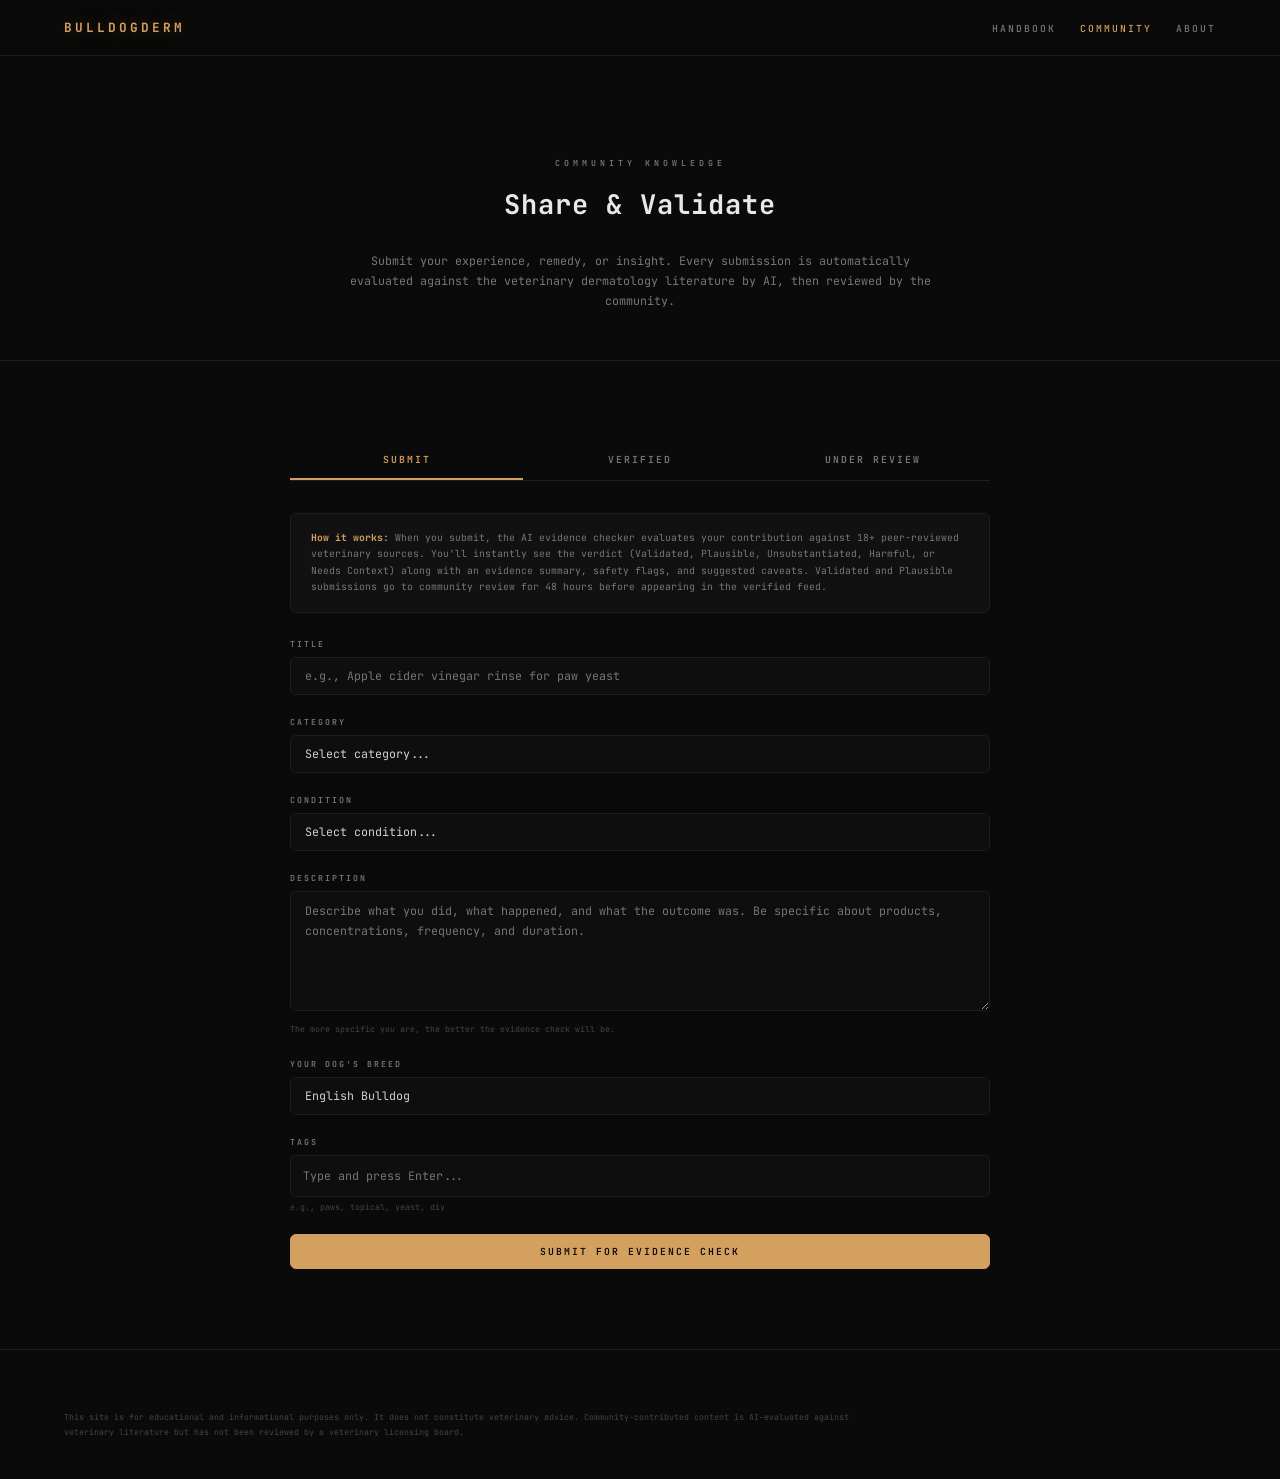
<file: site/community.html>
<!DOCTYPE html>
<html lang="en">
<head>
  <meta charset="UTF-8">
  <meta name="viewport" content="width=device-width, initial-scale=1.0">
  <title>Community — BulldogDerm</title>
  <link rel="stylesheet" href="css/global.css">
  <style>
    .community-hero {
      padding: 100px 0 48px;
      text-align: center;
      border-bottom: 1px solid var(--border);
    }

    /* Tabs */
    .tabs {
      display: flex; gap: 0; border-bottom: 1px solid var(--border);
      margin-bottom: 32px; max-width: 700px; margin-left: auto; margin-right: auto;
    }
    .tab {
      flex: 1; padding: 12px; text-align: center; font-size: var(--size-sm);
      font-weight: 600; letter-spacing: 2px; text-transform: uppercase;
      color: var(--text-dim); background: none; border: none;
      cursor: pointer; font-family: var(--font); transition: all 0.2s;
      border-bottom: 2px solid transparent;
    }
    .tab:hover { color: var(--text); }
    .tab.active { color: var(--accent); border-bottom-color: var(--accent); }

    .tab-content { display: none; max-width: 700px; margin: 0 auto; }
    .tab-content.active { display: block; }

    /* Form */
    .form-group { margin-bottom: 20px; }
    .form-label {
      display: block; font-size: var(--size-xs); font-weight: 600;
      letter-spacing: 2px; text-transform: uppercase;
      color: var(--text-dim); margin-bottom: 6px;
    }
    .form-input, .form-textarea, .form-select {
      width: 100%; padding: 10px 14px;
      background: var(--bg-input); border: 1px solid var(--border);
      border-radius: var(--radius); color: var(--text);
      font-family: var(--font); font-size: var(--size-base);
      transition: border-color 0.2s;
    }
    .form-input:focus, .form-textarea:focus, .form-select:focus {
      outline: none; border-color: var(--accent);
    }
    .form-textarea { min-height: 120px; resize: vertical; line-height: 1.7; }
    .form-select { appearance: none; cursor: pointer; }
    .form-hint {
      font-size: var(--size-xs); color: var(--text-faint);
      margin-top: 4px; line-height: 1.6;
    }

    /* Tag input */
    .tag-container {
      display: flex; flex-wrap: wrap; gap: 6px;
      padding: 8px 12px; background: var(--bg-input);
      border: 1px solid var(--border); border-radius: var(--radius);
      min-height: 42px; align-items: center; cursor: text;
    }
    .tag-container:focus-within { border-color: var(--accent); }
    .tag {
      display: inline-flex; align-items: center; gap: 4px;
      padding: 2px 8px; background: rgba(212,160,96,0.1);
      border: 1px solid rgba(212,160,96,0.2);
      border-radius: var(--radius-pill); font-size: var(--size-xs);
      color: var(--accent);
    }
    .tag-remove {
      cursor: pointer; font-size: 0.7rem; color: var(--text-dim);
      margin-left: 2px;
    }
    .tag-input {
      border: none; background: none; color: var(--text);
      font-family: var(--font); font-size: var(--size-base);
      outline: none; flex: 1; min-width: 100px;
    }

    /* Submission result */
    .result-panel {
      display: none; margin-top: 24px;
      border: 1px solid var(--border); border-radius: var(--radius);
      overflow: hidden;
    }
    .result-panel.visible { display: block; animation: fadeIn 0.4s ease-out; }
    @keyframes fadeIn { from { opacity:0; transform:translateY(8px); } to { opacity:1; transform:translateY(0); } }

    .result-header {
      padding: 16px 20px; display: flex; align-items: center; gap: 12px;
    }
    .result-body {
      padding: 0 20px 20px;
    }
    .result-field {
      margin-bottom: 12px;
    }
    .result-field-label {
      font-size: var(--size-xs); font-weight: 600; letter-spacing: 1px;
      text-transform: uppercase; color: var(--text-dim); margin-bottom: 4px;
    }
    .result-field-value {
      font-size: var(--size-base); color: var(--text); line-height: 1.7;
    }
    .result-refs {
      font-size: var(--size-sm); color: var(--text-dim); line-height: 1.6;
    }
    .result-caveats li {
      font-size: var(--size-sm); color: var(--warning); line-height: 1.6;
      margin-bottom: 4px;
    }
    .safety-flag {
      padding: 10px 14px; background: rgba(192,64,64,0.08);
      border-left: 3px solid var(--danger); border-radius: 0 var(--radius) var(--radius) 0;
      font-size: var(--size-sm); color: var(--danger); margin-bottom: 12px;
    }

    /* Feed items */
    .feed-item {
      background: var(--bg-card); border: 1px solid var(--border);
      border-radius: var(--radius); padding: 20px; margin-bottom: 12px;
    }
    .feed-item:hover { border-color: var(--border-hover); }
    .feed-title {
      font-size: var(--size-base); font-weight: 600; color: var(--text-bright);
      margin-bottom: 6px;
    }
    .feed-body {
      font-size: var(--size-sm); color: var(--text-dim); line-height: 1.7;
      margin-bottom: 10px;
    }
    .feed-meta {
      display: flex; gap: 12px; align-items: center; flex-wrap: wrap;
      font-size: var(--size-xs); color: var(--text-faint);
    }

    .loading-spinner {
      display: inline-block; width: 16px; height: 16px;
      border: 2px solid var(--border); border-top-color: var(--accent);
      border-radius: 50%; animation: spin 0.6s linear infinite;
    }
    @keyframes spin { to { transform: rotate(360deg); } }

    .api-note {
      background: var(--bg-card); border: 1px solid var(--border);
      border-radius: var(--radius); padding: 16px 20px;
      margin-bottom: 24px; font-size: var(--size-sm); color: var(--text-dim);
      line-height: 1.7;
    }
    .api-note strong { color: var(--accent); }
  </style>
</head>
<body>

<nav class="nav">
  <div class="nav-inner">
    <a href="/" class="nav-logo">BulldogDerm</a>
    <button class="nav-toggle" onclick="document.querySelector('.nav-links').classList.toggle('open')">Menu</button>
    <ul class="nav-links">
      <li><a href="handbook.html">Handbook</a></li>
      <li><a href="community.html" class="active">Community</a></li>
      <li><a href="about.html">About</a></li>
    </ul>
  </div>
</nav>

<section class="community-hero">
  <div class="container">
    <div class="section-label">Community Knowledge</div>
    <h1 class="section-title" style="font-size:var(--size-2xl);">Share & Validate</h1>
    <p style="color:var(--text-dim); font-size:var(--size-base); max-width:600px; margin:0 auto;">
      Submit your experience, remedy, or insight. Every submission is automatically evaluated against the veterinary dermatology literature by AI, then reviewed by the community.
    </p>
  </div>
</section>

<section class="section">
  <div class="container">

    <div class="tabs">
      <button class="tab active" onclick="showTab('submit')">Submit</button>
      <button class="tab" onclick="showTab('verified')">Verified</button>
      <button class="tab" onclick="showTab('review')">Under Review</button>
    </div>

    <!-- SUBMIT TAB -->
    <div class="tab-content active" id="tab-submit">

      <div class="api-note">
        <strong>How it works:</strong> When you submit, the AI evidence checker evaluates your contribution against 18+ peer-reviewed veterinary sources. You'll instantly see the verdict (Validated, Plausible, Unsubstantiated, Harmful, or Needs Context) along with an evidence summary, safety flags, and suggested caveats. Validated and Plausible submissions go to community review for 48 hours before appearing in the verified feed.
      </div>

      <form id="submitForm" onsubmit="handleSubmit(event)">
        <div class="form-group">
          <label class="form-label">Title</label>
          <input class="form-input" type="text" id="subTitle" placeholder="e.g., Apple cider vinegar rinse for paw yeast" required>
        </div>

        <div class="form-group">
          <label class="form-label">Category</label>
          <select class="form-select" id="subCategory" required>
            <option value="">Select category...</option>
            <option value="REMEDY">Remedy / Treatment</option>
            <option value="EXPERIENCE">Experience Report</option>
            <option value="PRODUCT">Product Recommendation</option>
            <option value="TIP">Care Tip</option>
            <option value="QUESTION">Question</option>
          </select>
        </div>

        <div class="form-group">
          <label class="form-label">Condition</label>
          <select class="form-select" id="subCondition" required>
            <option value="">Select condition...</option>
            <option value="Malassezia dermatitis">Malassezia dermatitis</option>
            <option value="Atopic dermatitis">Atopic dermatitis</option>
            <option value="Fold dermatitis">Fold dermatitis (intertrigo)</option>
            <option value="Otitis externa">Otitis externa</option>
            <option value="Pododermatitis">Pododermatitis (paw yeast)</option>
            <option value="Bacterial pyoderma">Bacterial pyoderma</option>
            <option value="Food allergy">Food adverse reaction</option>
            <option value="General skin health">General skin health</option>
          </select>
        </div>

        <div class="form-group">
          <label class="form-label">Description</label>
          <textarea class="form-textarea" id="subBody" placeholder="Describe what you did, what happened, and what the outcome was. Be specific about products, concentrations, frequency, and duration." required></textarea>
          <div class="form-hint">The more specific you are, the better the evidence check will be.</div>
        </div>

        <div class="form-group">
          <label class="form-label">Your Dog's Breed</label>
          <input class="form-input" type="text" id="subBreed" placeholder="e.g., English Bulldog" value="English Bulldog">
        </div>

        <div class="form-group">
          <label class="form-label">Tags</label>
          <div class="tag-container" id="tagContainer" onclick="document.getElementById('tagInput').focus()">
            <input class="tag-input" id="tagInput" type="text" placeholder="Type and press Enter..." onkeydown="handleTag(event)">
          </div>
          <div class="form-hint">e.g., paws, topical, yeast, diy</div>
        </div>

        <button type="submit" class="btn btn-primary" id="submitBtn" style="width:100%; justify-content:center;">
          Submit for Evidence Check
        </button>
      </form>

      <!-- Result panel -->
      <div class="result-panel" id="resultPanel">
        <div class="result-header" id="resultHeader">
          <div id="resultBadge"></div>
          <div style="font-size:var(--size-sm); font-weight:600; color:var(--text-bright);" id="resultVerdict"></div>
        </div>
        <div class="result-body">
          <div id="resultSafety"></div>
          <div class="result-field">
            <div class="result-field-label">Evidence Summary</div>
            <div class="result-field-value" id="resultSummary"></div>
          </div>
          <div class="result-field" id="resultCaveatsSection" style="display:none;">
            <div class="result-field-label">Suggested Caveats</div>
            <ul class="result-caveats" id="resultCaveats"></ul>
          </div>
          <div class="result-field">
            <div class="result-field-label">References</div>
            <div class="result-refs" id="resultRefs"></div>
          </div>
          <div class="result-field">
            <div class="result-field-label">What Happens Next</div>
            <div class="result-field-value" id="resultNext"></div>
          </div>
        </div>
      </div>
    </div>

    <!-- VERIFIED TAB -->
    <div class="tab-content" id="tab-verified">
      <div class="feed-item">
        <div style="display:flex; justify-content:space-between; align-items:start;">
          <div class="feed-title">Povidone-Iodine Paw Soaks for Interdigital Yeast</div>
          <div class="badge badge-validated">Validated</div>
        </div>
        <div class="feed-body">Dilute 10% povidone-iodine with lukewarm water to iced tea color (~0.1-1%). Soak paws 3-5 minutes, front and back separately. Pat dry thoroughly. Used twice daily during active infection, once daily for maintenance. Significant reduction in paw licking and redness within one week.</div>
        <div class="feed-meta">
          <span>English Bulldog, 4 years</span>
          <span>Malassezia pododermatitis</span>
          <span>Refs: [11][12]</span>
        </div>
      </div>

      <div class="feed-item">
        <div style="display:flex; justify-content:space-between; align-items:start;">
          <div class="feed-title">Chlorhexidine Spray — Bulk Gallon Purchase for Daily Maintenance</div>
          <div class="badge badge-validated">Validated</div>
        </div>
        <div class="feed-body">Purchased a gallon of 2% chlorhexidine gluconate solution. Dilute approximately 1 tablespoon per liter of water. Spray paper towels and clean paws twice daily, getting between all toes and undersides. Cost-effective long-term maintenance strategy — bulk purchase saves significantly over pre-made wipes.</div>
        <div class="feed-meta">
          <span>English Bulldog, 3 years</span>
          <span>Malassezia dermatitis</span>
          <span>Refs: [1][2][10]</span>
        </div>
      </div>

      <div class="feed-item">
        <div style="display:flex; justify-content:space-between; align-items:start;">
          <div class="feed-title">Cytopoint Changed Everything for Our Bulldog</div>
          <div class="badge badge-validated">Validated</div>
        </div>
        <div class="feed-body">"Mine are now on Cytopoint and have not had this issue since." After years of Apoquel and medicated baths, monthly Cytopoint injections eliminated the scratch-infection cycle completely. The yeast clears with topical treatment and stays clear because the dog stops scratching. Single most impactful intervention in our 3-year journey.</div>
        <div class="feed-meta">
          <span>English Bulldog, 5 years</span>
          <span>Atopic dermatitis + secondary Malassezia</span>
          <span>Refs: [5][18][C1]</span>
        </div>
      </div>

      <div class="feed-item">
        <div style="display:flex; justify-content:space-between; align-items:start;">
          <div class="feed-title">Epsom Salt Soaks for Interdigital Swelling</div>
          <div class="badge badge-plausible">Plausible</div>
        </div>
        <div class="feed-body">Dissolve Epsom salt in warm water, soak paws 5-10 minutes morning and evening. Dry thoroughly. Multiple owners report resolution of interdigital swelling and redness within 1-2 weeks. The drying effect is the key mechanism — moisture is what drives the yeast between toes.</div>
        <div class="feed-meta">
          <span>French Bulldog, 2 years</span>
          <span>Malassezia pododermatitis</span>
          <span>Mechanism sound, limited direct evidence</span>
        </div>
      </div>
    </div>

    <!-- UNDER REVIEW TAB -->
    <div class="tab-content" id="tab-review">
      <div class="callout callout-info" style="margin-bottom:24px;">
        Submissions appear here after AI evidence checking. They remain under community review for 48 hours before moving to the verified feed. Submissions rated <strong>Harmful</strong> are immediately rejected with an explanation.
      </div>
      <p style="color:var(--text-dim); font-size:var(--size-sm); text-align:center; padding:40px;">
        No submissions currently under review. Be the first to <a href="#" onclick="showTab('submit'); return false;" style="color:var(--accent);">submit an insight</a>.
      </p>
    </div>

  </div>
</section>

<footer class="footer">
  <div class="footer-inner">
    <div class="disclaimer">
      This site is for educational and informational purposes only. It does not constitute veterinary advice. Community-contributed content is AI-evaluated against veterinary literature but has not been reviewed by a veterinary licensing board.
    </div>
  </div>
</footer>

<script>
// Tags
const tags = [];
function handleTag(e) {
  if (e.key === 'Enter') {
    e.preventDefault();
    const val = e.target.value.trim().toLowerCase();
    if (val && !tags.includes(val)) {
      tags.push(val);
      renderTags();
    }
    e.target.value = '';
  }
}
function removeTag(t) {
  const idx = tags.indexOf(t);
  if (idx > -1) tags.splice(idx, 1);
  renderTags();
}
function renderTags() {
  const container = document.getElementById('tagContainer');
  const input = document.getElementById('tagInput');
  container.querySelectorAll('.tag').forEach(t => t.remove());
  tags.forEach(t => {
    const el = document.createElement('span');
    el.className = 'tag';
    el.innerHTML = `${t}<span class="tag-remove" onclick="removeTag('${t}')">&times;</span>`;
    container.insertBefore(el, input);
  });
}

// Tabs
function showTab(name) {
  document.querySelectorAll('.tab-content').forEach(t => t.classList.remove('active'));
  document.querySelectorAll('.tab').forEach(t => t.classList.remove('active'));
  document.getElementById('tab-' + name).classList.add('active');
  event.target.classList.add('active');
}

// Verdict styling
const VERDICT_STYLES = {
  VALIDATED: { bg: 'rgba(90,158,111,0.1)', color: '#5a9e6f', border: 'rgba(90,158,111,0.3)', cls: 'badge-validated', next: 'This submission will appear in the Under Review feed for 48 hours of community review, then move to the Verified feed.' },
  PLAUSIBLE: { bg: 'rgba(184,160,64,0.1)', color: '#b8a040', border: 'rgba(184,160,64,0.3)', cls: 'badge-plausible', next: 'This submission will appear in the Under Review feed with caveats for 48 hours, then move to the Verified feed with appropriate context.' },
  UNSUBSTANTIATED: { bg: 'rgba(204,136,68,0.1)', color: '#cc8844', border: 'rgba(204,136,68,0.3)', cls: 'badge-community', next: 'This submission is held. We could not find evidence to support or refute this claim. It will not appear in the verified feed but is stored for future review as evidence evolves.' },
  HARMFUL: { bg: 'rgba(192,64,64,0.1)', color: '#c04040', border: 'rgba(192,64,64,0.3)', cls: 'badge-harmful', next: 'This submission has been rejected because it could cause harm. The safety explanation above describes the specific danger. This will NOT be published.' },
  NEEDS_CONTEXT: { bg: 'rgba(91,155,213,0.1)', color: '#5b9bd5', border: 'rgba(91,155,213,0.3)', cls: 'badge-clinical', next: 'This submission has been held for editorial review. A veterinary advisor will add clinical context before deciding whether to publish with appropriate caveats.' }
};

// Submit handler
async function handleSubmit(e) {
  e.preventDefault();
  const btn = document.getElementById('submitBtn');
  btn.disabled = true;
  btn.innerHTML = '<span class="loading-spinner"></span> Evaluating against veterinary literature...';

  const submission = {
    title: document.getElementById('subTitle').value,
    category: document.getElementById('subCategory').value,
    condition: document.getElementById('subCondition').value,
    body: document.getElementById('subBody').value,
    breed: document.getElementById('subBreed').value,
    tags: tags
  };

  try {
    // Call the validation API (Cloudflare Worker)
    const apiUrl = window.BULLDOGDERM_API || 'https://bulldogderm-api.bulldogderm.workers.dev/api/validate';
    const resp = await fetch(apiUrl, {
      method: 'POST',
      headers: { 'Content-Type': 'application/json' },
      body: JSON.stringify(submission)
    });

    if (!resp.ok) throw new Error('API unavailable');
    const result = await resp.json();
    displayResult(result);
  } catch (err) {
    // Demo mode: simulate AI response when API is not connected
    const demoResult = simulateValidation(submission);
    displayResult(demoResult);
  }

  btn.disabled = false;
  btn.textContent = 'Submit for Evidence Check';
}

function displayResult(result) {
  const panel = document.getElementById('resultPanel');
  const style = VERDICT_STYLES[result.verdict] || VERDICT_STYLES.NEEDS_CONTEXT;

  document.getElementById('resultHeader').style.background = style.bg;
  document.getElementById('resultBadge').innerHTML = `<span class="badge ${style.cls}" style="font-size:var(--size-sm); padding:4px 12px;">${result.verdict.replace('_', ' ')}</span>`;
  document.getElementById('resultVerdict').textContent = '';
  document.getElementById('resultSummary').textContent = result.evidence_summary;
  document.getElementById('resultNext').textContent = style.next;

  // Safety flags
  const safetyEl = document.getElementById('resultSafety');
  if (result.safety_flags && result.safety_flags.length > 0) {
    safetyEl.innerHTML = result.safety_flags.map(f => `<div class="safety-flag">${f}</div>`).join('');
  } else {
    safetyEl.innerHTML = '';
  }

  // Caveats
  const caveatsSection = document.getElementById('resultCaveatsSection');
  const caveatsList = document.getElementById('resultCaveats');
  if (result.suggested_caveats && result.suggested_caveats.length > 0) {
    caveatsSection.style.display = 'block';
    caveatsList.innerHTML = result.suggested_caveats.map(c => `<li>${c}</li>`).join('');
  } else {
    caveatsSection.style.display = 'none';
  }

  // References
  document.getElementById('resultRefs').textContent = (result.references || []).join(' ');

  panel.classList.add('visible');
  panel.scrollIntoView({ behavior: 'smooth', block: 'start' });
}

// Demo mode: client-side simulation when API is not connected
function simulateValidation(sub) {
  const text = (sub.title + ' ' + sub.body).toLowerCase();

  // Check for harmful keywords
  if (text.includes('garlic') || text.includes('tea tree') || text.includes('essential oil')) {
    return {
      verdict: 'HARMFUL',
      evidence_summary: 'This submission involves substances that are potentially toxic to dogs. Allium species (garlic) cause Heinz body anemia. Concentrated tea tree oil causes CNS depression and hepatotoxicity.',
      safety_flags: ['Contains substance(s) toxic to dogs at therapeutic concentrations. Do not administer.'],
      suggested_caveats: [],
      references: ['ASPCA Poison Control', 'Veterinary toxicology literature']
    };
  }

  // Check for validated treatments
  if (text.includes('chlorhexidine') || text.includes('miconazole') || text.includes('cytopoint') || text.includes('lokivetmab')) {
    return {
      verdict: 'VALIDATED',
      evidence_summary: 'This approach aligns with ACVD consensus recommendations and published veterinary dermatology literature. The described protocol is consistent with evidence-based treatment guidelines for canine Malassezia dermatitis.',
      safety_flags: [],
      suggested_caveats: ['Confirm Malassezia on cytology before initiating antifungal therapy', 'Investigate underlying cause to prevent relapse'],
      references: ['[1] PMC5603939', '[2] Hobi et al. 2024', '[10] PMC9754143']
    };
  }

  if (text.includes('iodine') || text.includes('betadine') || text.includes('povidone')) {
    return {
      verdict: 'VALIDATED',
      evidence_summary: 'Povidone-iodine is a well-established veterinary antiseptic with broad-spectrum activity against bacteria, fungi, viruses, and yeasts. Non-toxic if licked after drying at proper dilution (~iced tea color). Best role: paw soaks and fold cleaning as adjunct.',
      safety_flags: [],
      suggested_caveats: ['Not the first-choice targeted antifungal — use as adjunct to miconazole-CHG', 'Ensure proper dilution (iced tea color, ~0.1-1%)'],
      references: ['[11] VCA Povidone Iodine', '[12] White-Weithers & Medleau 1995']
    };
  }

  if (text.includes('epsom') || text.includes('magnesium')) {
    return {
      verdict: 'PLAUSIBLE',
      evidence_summary: 'Magnesium sulfate is a hypertonic solution providing astringent/drying action. The drying effect is relevant because moisture is the primary modifiable factor in interdigital yeast overgrowth. Not specifically studied for Malassezia dermatitis in dogs, but mechanism is physiologically sound.',
      safety_flags: ['Do not let dog drink the soak water — Epsom salt is a laxative'],
      suggested_caveats: ['Limited direct evidence for M. pachydermatis specifically', 'Dry thoroughly after soaking — moisture drives recurrence'],
      references: ['Mechanism-based assessment', 'Community-sourced protocol']
    };
  }

  if (text.includes('coconut')) {
    return {
      verdict: 'NEEDS_CONTEXT',
      evidence_summary: 'Coconut oil contains lauric acid with in vitro antifungal activity against Candida species, but no clinical trial demonstrates efficacy against M. pachydermatis. Safe as barrier/emollient on exposed skin, but applying oil to skin folds may increase moisture retention.',
      safety_flags: [],
      suggested_caveats: ['Do NOT apply to skin folds — may worsen moisture retention', 'Use on exposed, non-fold skin only', 'Barrier/emollient role, not primary antifungal'],
      references: ['[13] Nardoni et al. 2014']
    };
  }

  // Default
  return {
    verdict: 'NEEDS_CONTEXT',
    evidence_summary: 'This submission could not be automatically validated against the available veterinary dermatology literature. It has been flagged for manual review by a veterinary advisor who can assess the clinical context.',
    safety_flags: [],
    suggested_caveats: ['Consult with your veterinarian before trying new treatments', 'Confirm diagnosis with cytology before initiating therapy'],
    references: ['Manual review required']
  };
}
</script>
</body>
</html>
</file>
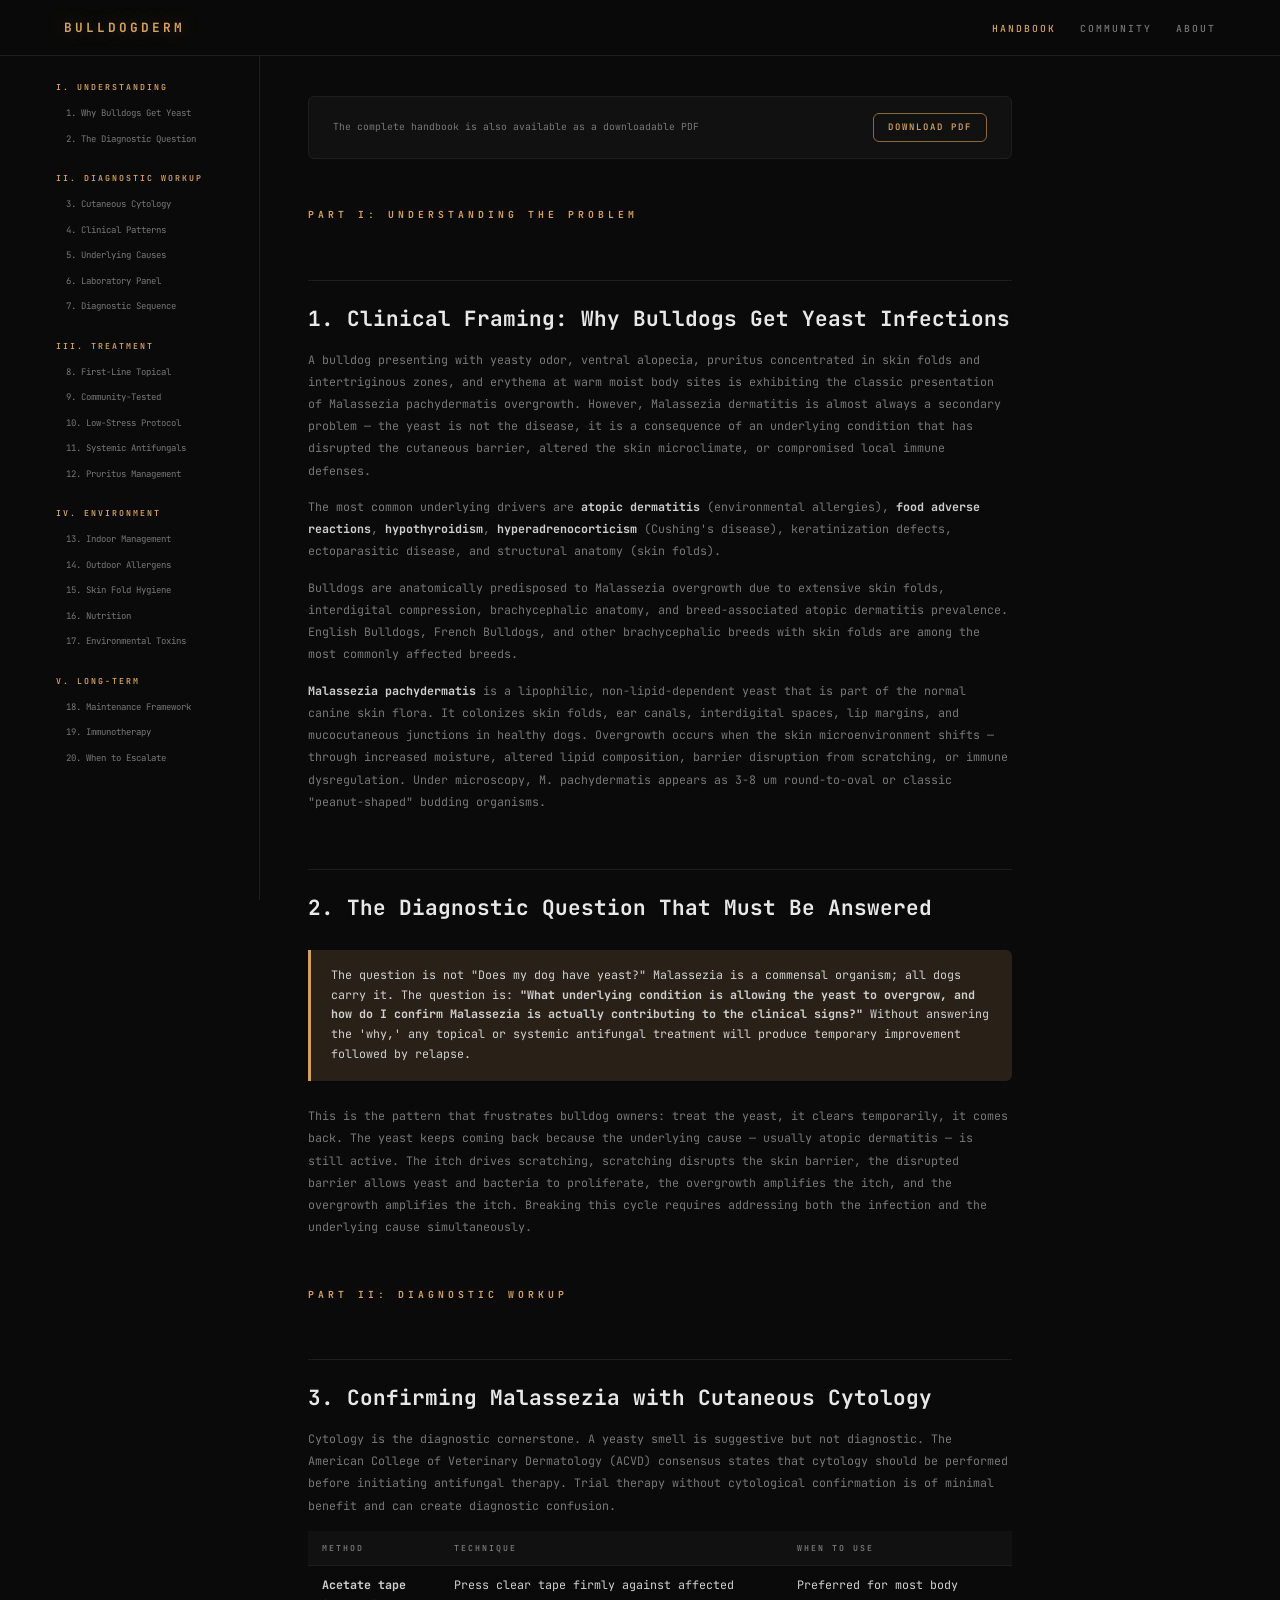
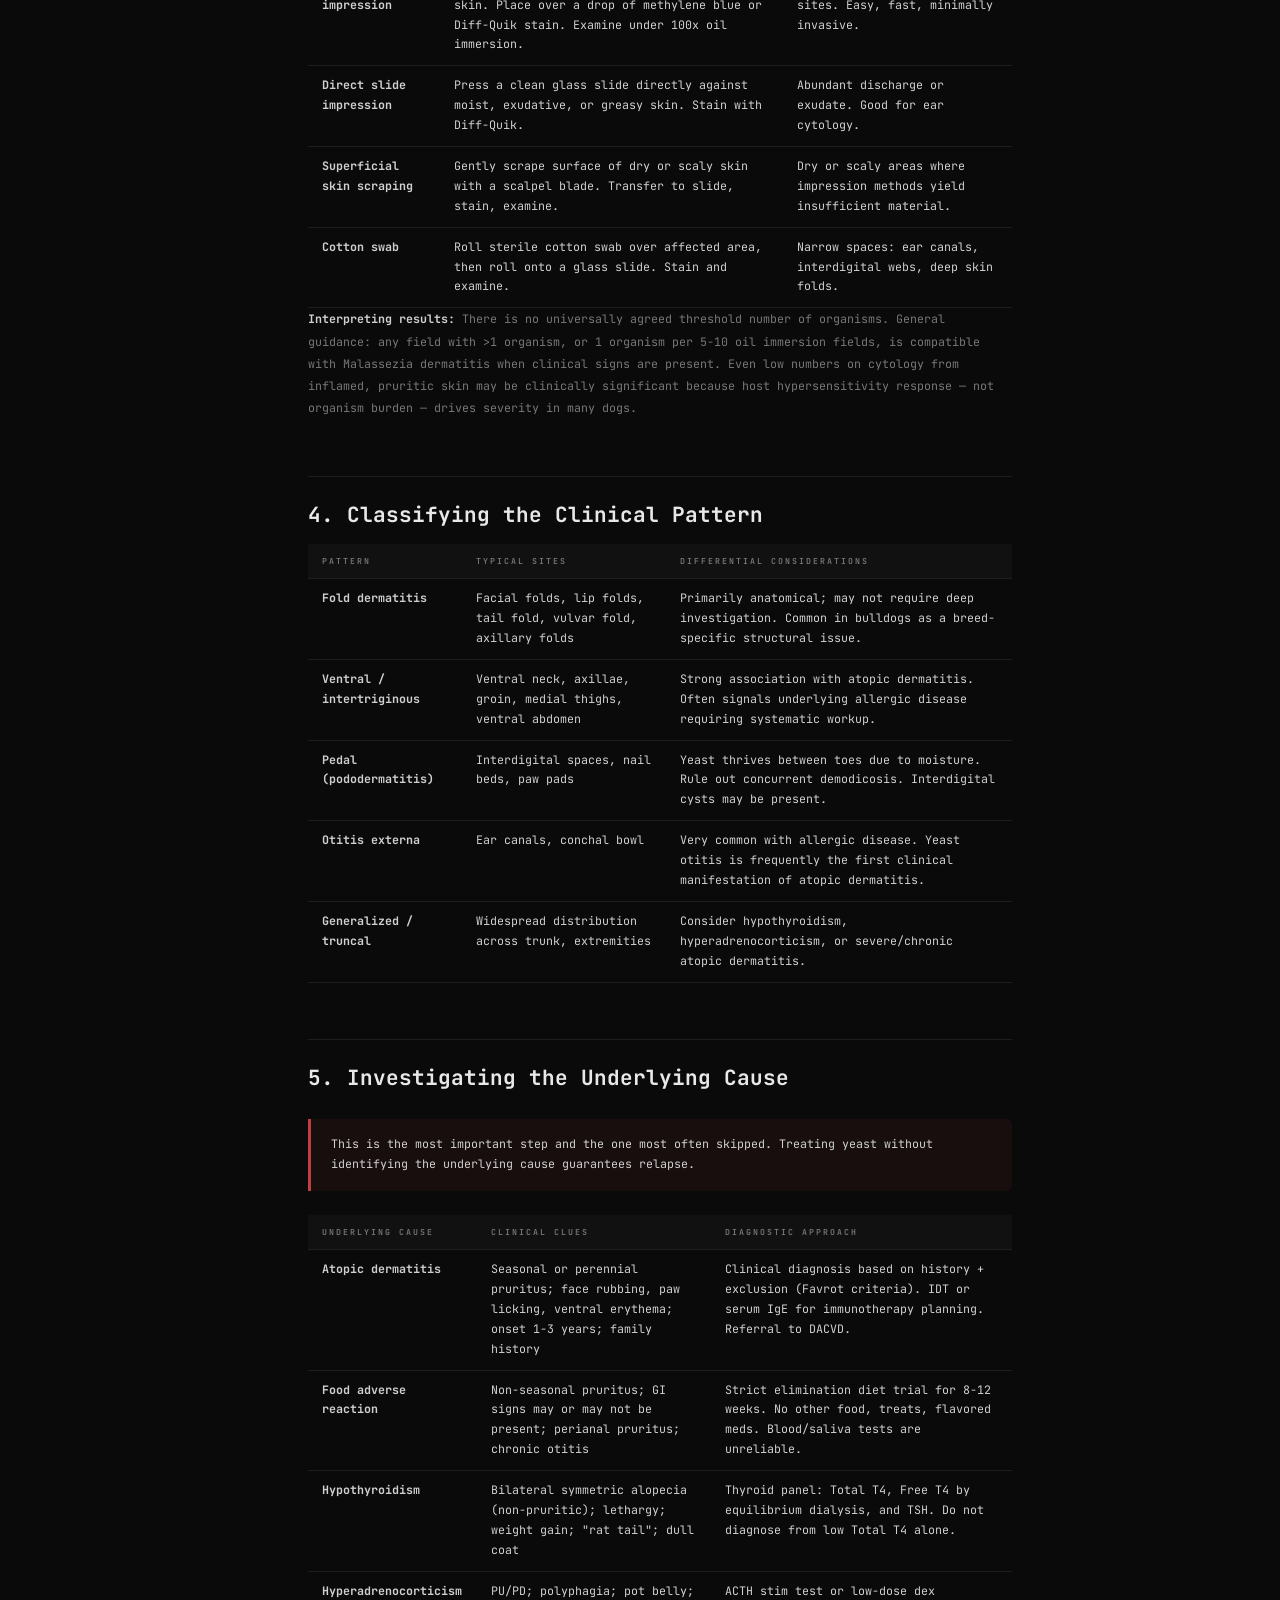
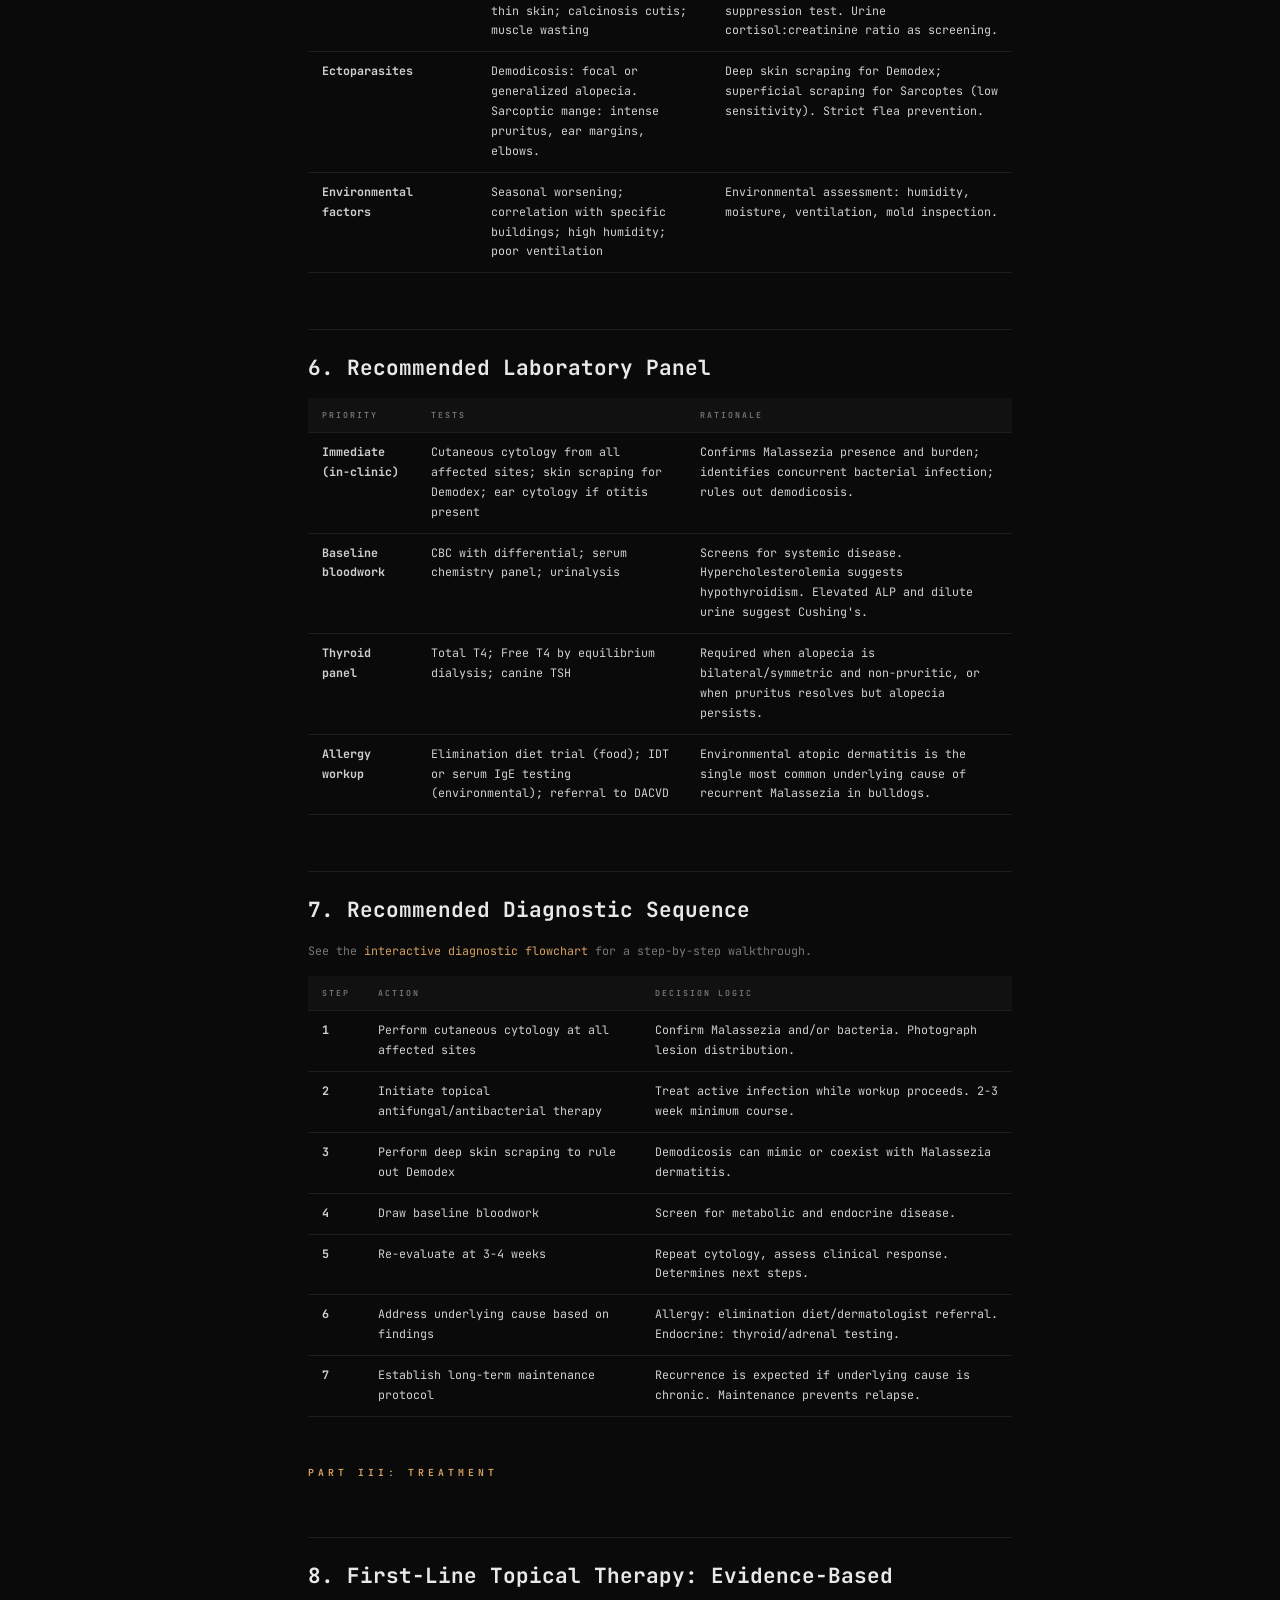
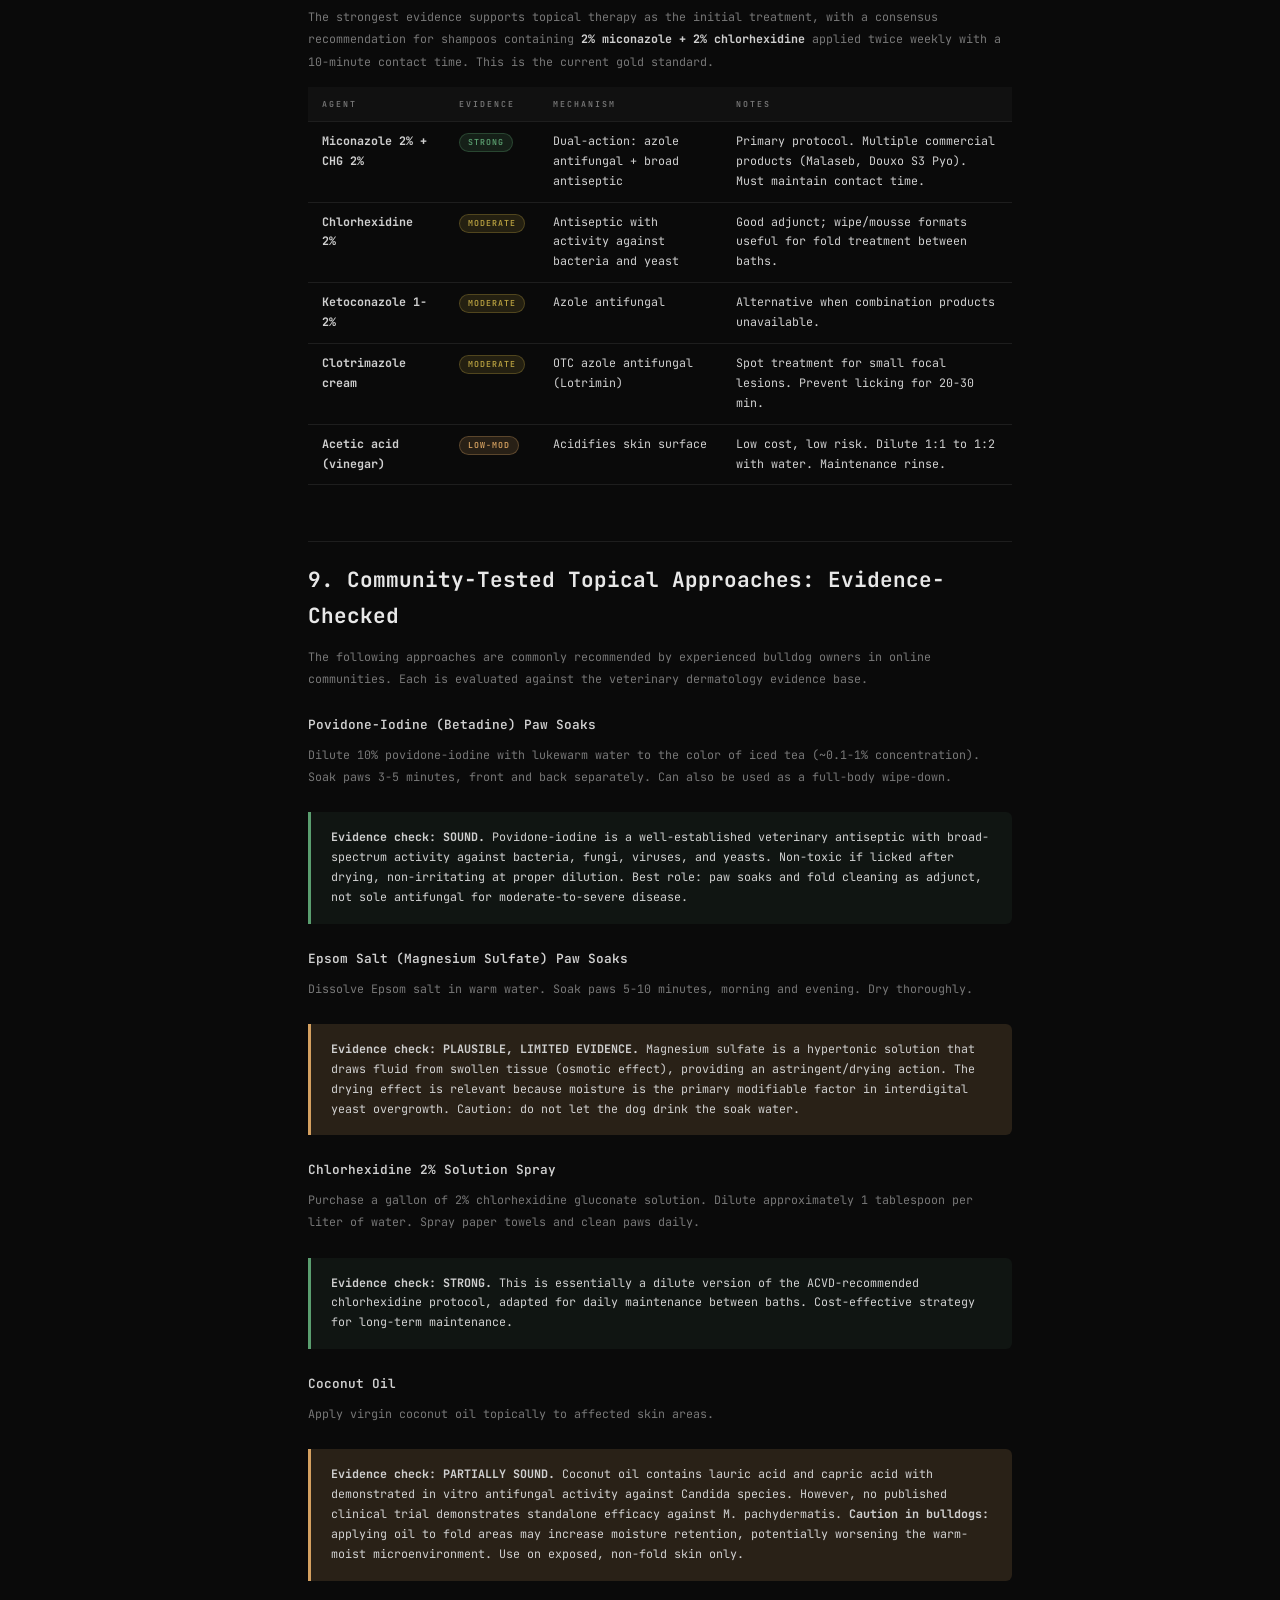
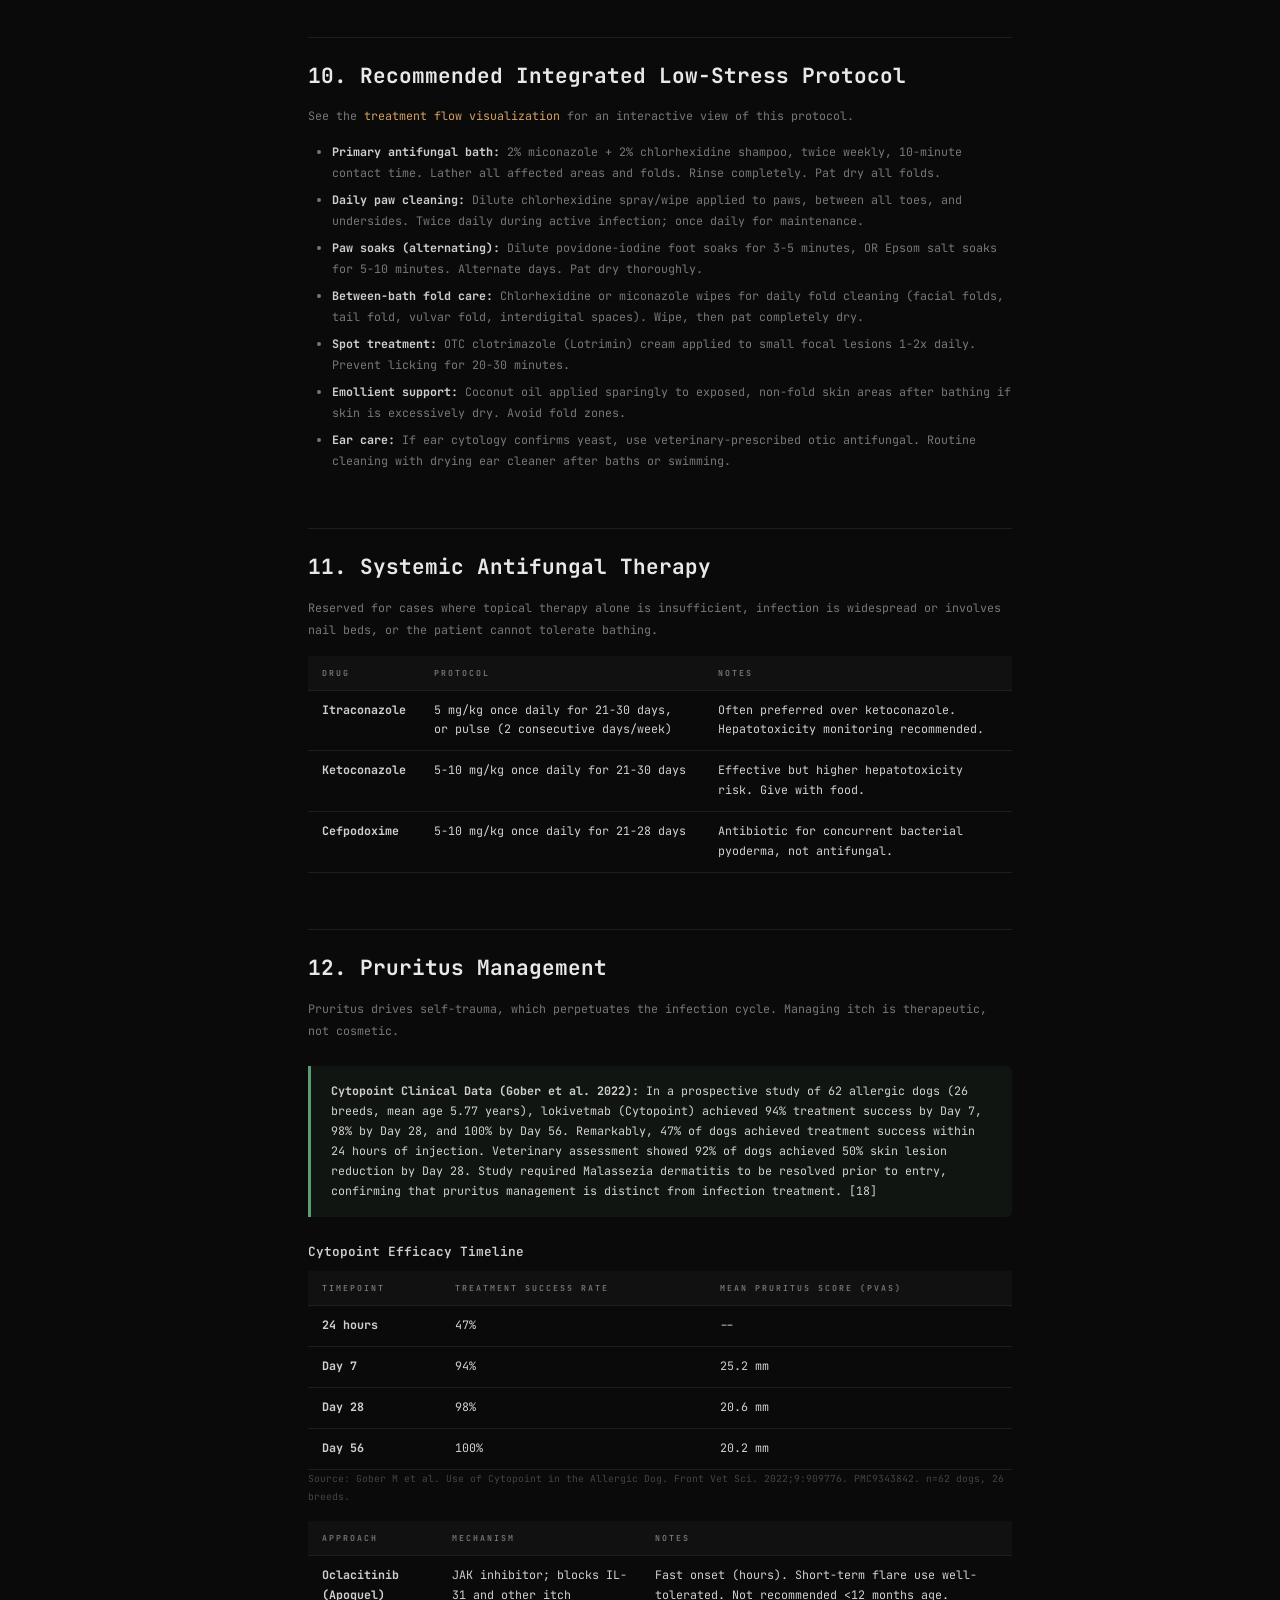
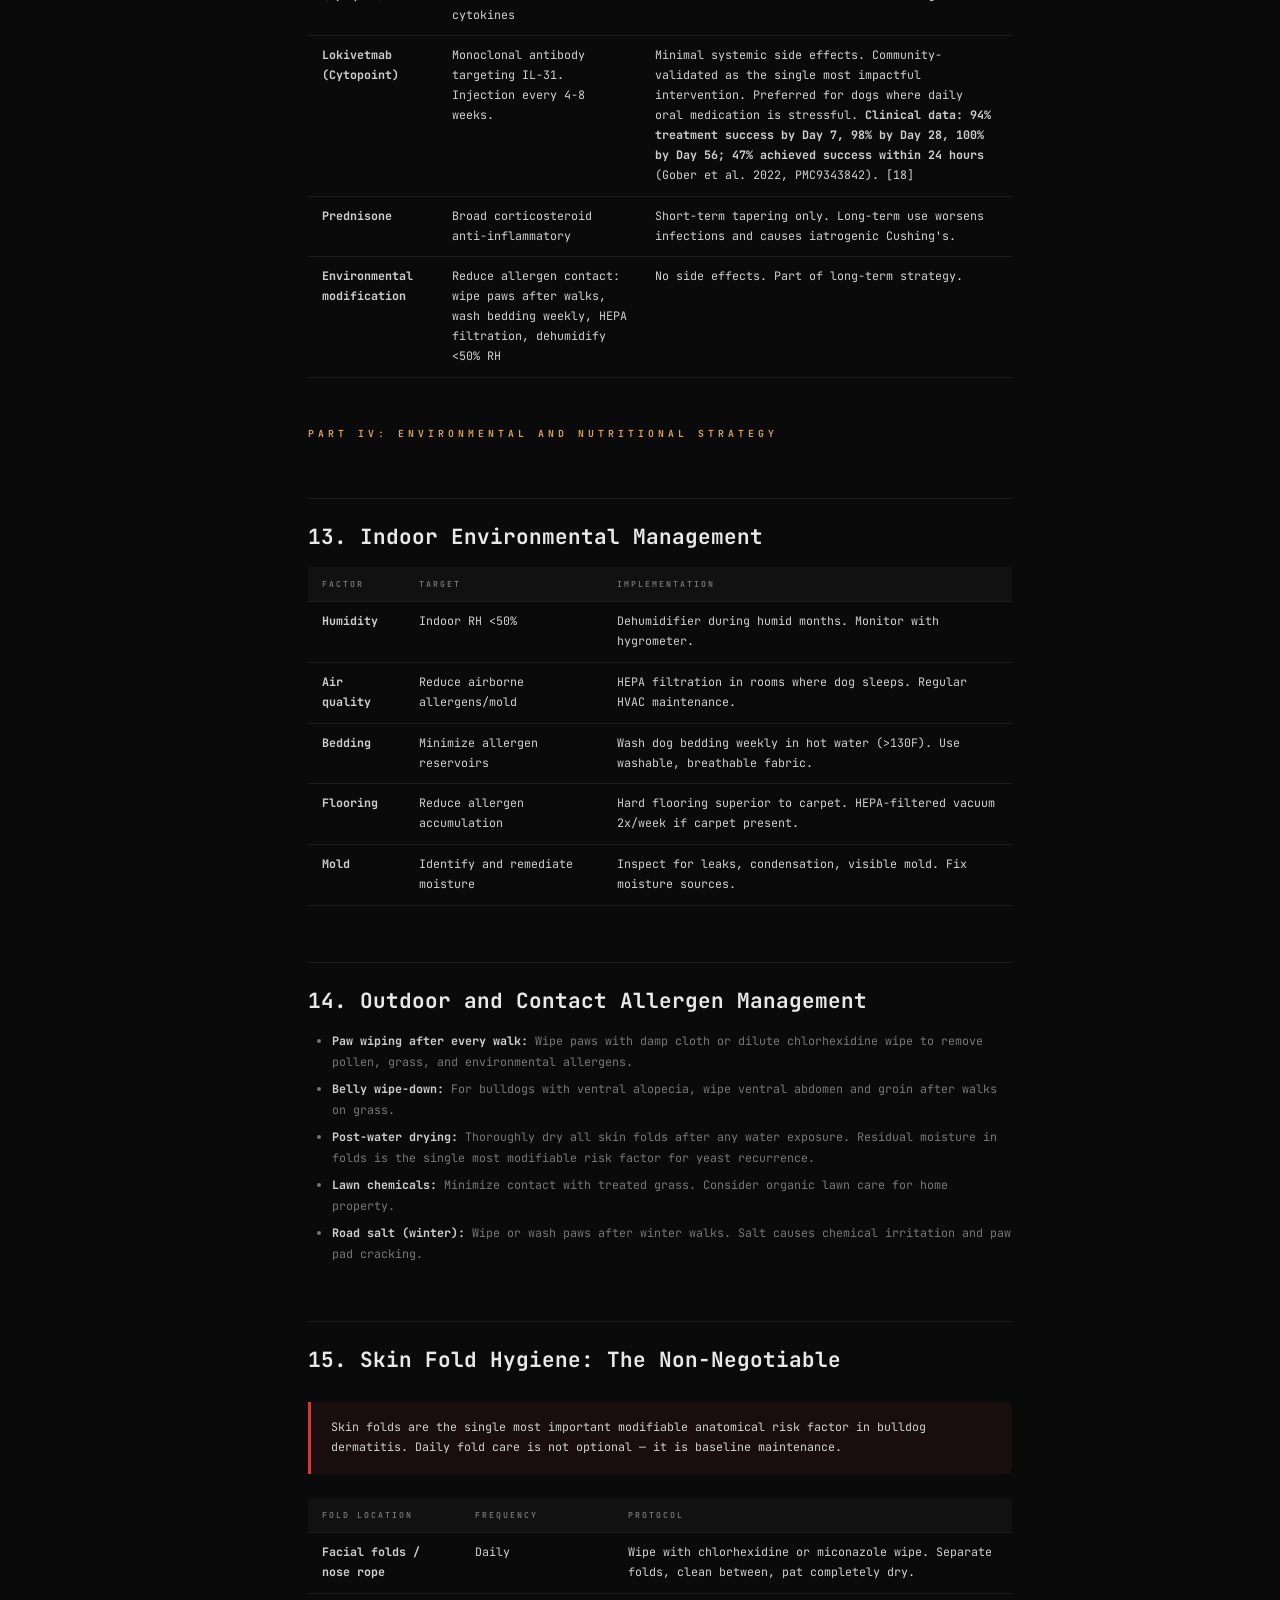
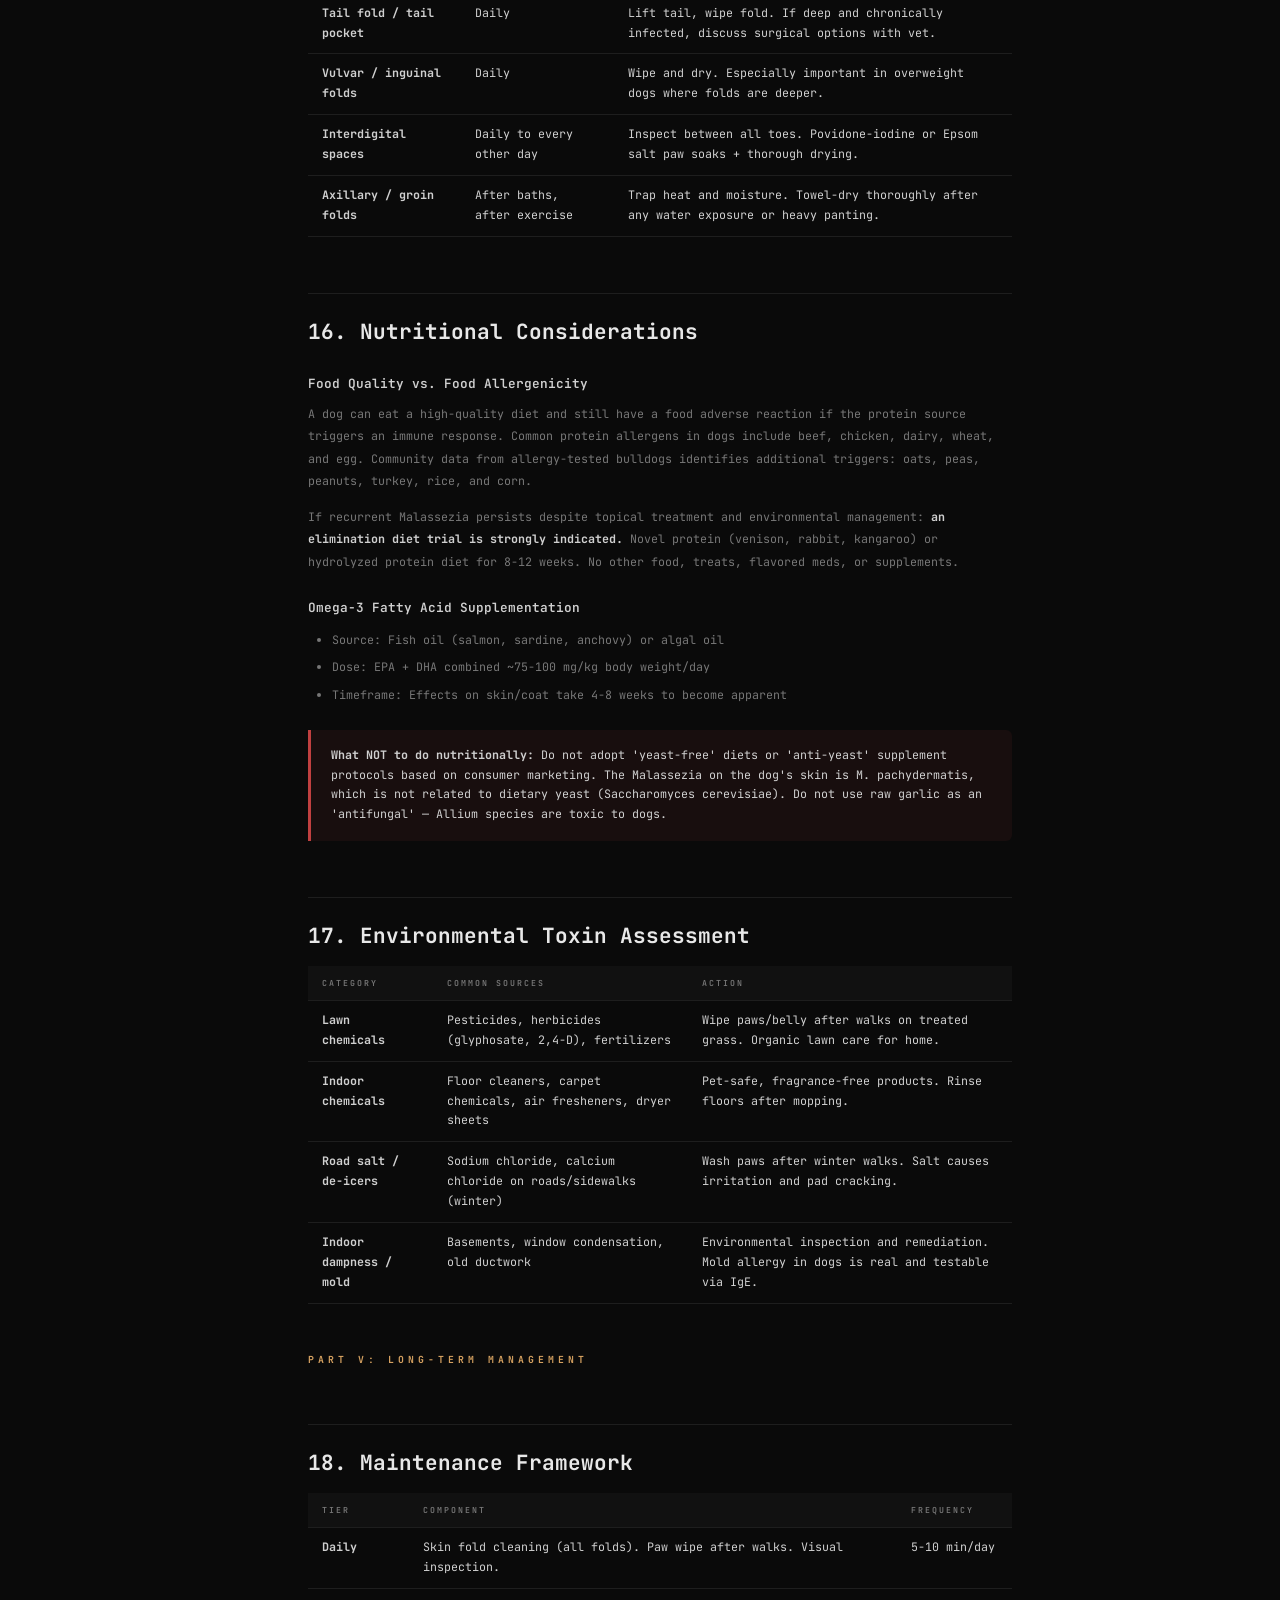
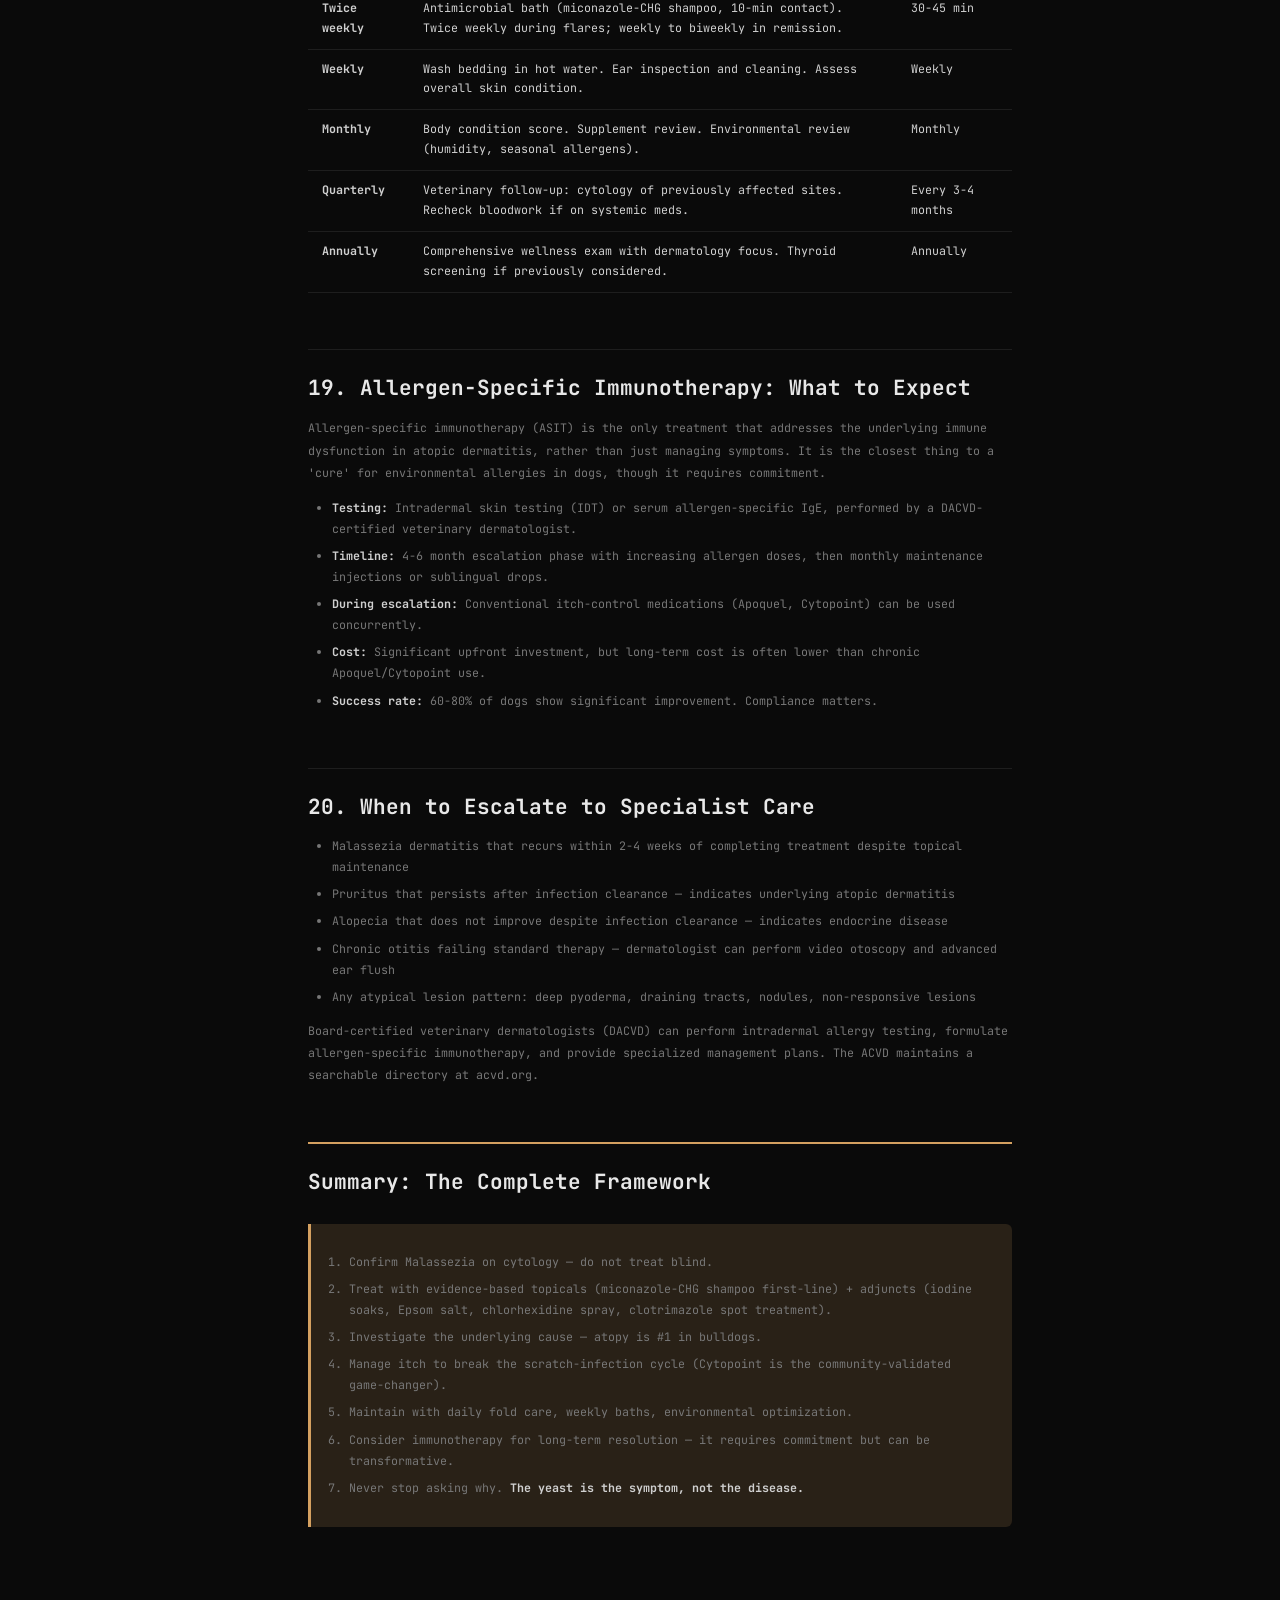
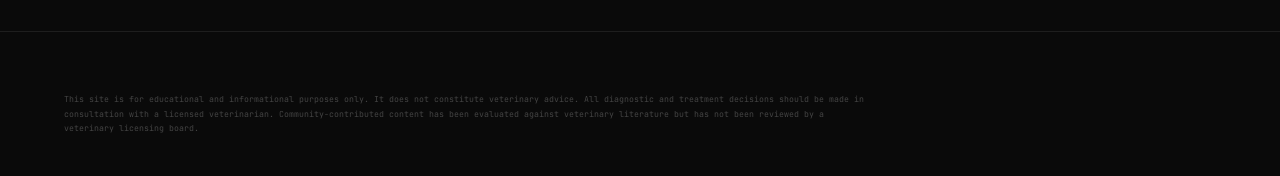
<file: site/handbook.html>
<!DOCTYPE html>
<html lang="en">
<head>
  <meta charset="UTF-8">
  <meta name="viewport" content="width=device-width, initial-scale=1.0">
  <title>Handbook — The Bulldog Dermatitis Handbook</title>
  <link rel="stylesheet" href="css/global.css">
  <style>
    .handbook-layout {
      display: grid;
      grid-template-columns: 220px 1fr;
      max-width: 1200px;
      margin: 0 auto;
      min-height: 100vh;
    }

    /* Sidebar TOC */
    .sidebar {
      position: sticky; top: 56px;
      height: calc(100vh - 56px);
      overflow-y: auto;
      border-right: 1px solid var(--border);
      padding: 24px 16px;
      font-size: var(--size-sm);
    }
    .sidebar-part {
      font-size: var(--size-xs); font-weight: 600;
      letter-spacing: 2px; text-transform: uppercase;
      color: var(--accent); margin: 20px 0 8px;
    }
    .sidebar-part:first-child { margin-top: 0; }
    .sidebar-link {
      display: block; padding: 5px 10px;
      color: var(--text-dim); font-size: 0.6rem;
      border-radius: 4px; transition: all 0.2s;
      line-height: 1.5; margin-bottom: 2px;
      text-decoration: none;
    }
    .sidebar-link:hover { color: var(--text); background: var(--bg-card); }

    /* Content */
    .handbook-content {
      padding: 40px 48px 80px;
      max-width: 800px;
    }
    .handbook-content h2 {
      font-size: var(--size-xl); font-weight: 700;
      color: var(--text-bright); margin: 56px 0 12px;
      padding-top: 20px;
      border-top: 1px solid var(--border);
    }
    .handbook-content h2:first-child { border-top: none; margin-top: 0; }
    .handbook-content h3 {
      font-size: var(--size-lg); font-weight: 600;
      color: var(--accent); margin: 32px 0 12px;
    }
    .handbook-content h4 {
      font-size: var(--size-md); font-weight: 600;
      color: var(--text); margin: 24px 0 8px;
    }
    .handbook-content p {
      font-size: var(--size-base); color: var(--text-dim);
      line-height: 1.9; margin-bottom: 14px;
    }
    .handbook-content ul, .handbook-content ol {
      margin: 12px 0; padding-left: 24px;
    }
    .handbook-content li {
      font-size: var(--size-base); color: var(--text-dim);
      line-height: 1.8; margin-bottom: 6px;
    }
    .handbook-content strong { color: var(--text); }
    .part-header {
      font-size: var(--size-sm); font-weight: 700;
      letter-spacing: 4px; text-transform: uppercase;
      color: var(--accent); margin: 48px 0 8px;
    }

    .download-bar {
      background: var(--bg-card);
      border: 1px solid var(--border);
      border-radius: var(--radius);
      padding: 16px 24px;
      display: flex; justify-content: space-between;
      align-items: center; margin-bottom: 32px;
    }
    .download-bar-text {
      font-size: var(--size-sm); color: var(--text-dim);
    }

    @media (max-width: 768px) {
      .handbook-layout { grid-template-columns: 1fr; }
      .sidebar { display: none; }
      .handbook-content { padding: 24px; }
    }
  </style>
</head>
<body>

<nav class="nav">
  <div class="nav-inner">
    <a href="/" class="nav-logo">BulldogDerm</a>
    <button class="nav-toggle" onclick="document.querySelector('.nav-links').classList.toggle('open')">Menu</button>
    <ul class="nav-links">
      <li><a href="handbook.html" class="active">Handbook</a></li>
      <li><a href="community.html">Community</a></li>
      <li><a href="about.html">About</a></li>
    </ul>
  </div>
</nav>

<div class="handbook-layout">

  <!-- Sidebar -->
  <aside class="sidebar">
    <div class="sidebar-part">I. Understanding</div>
    <a href="#ch1" class="sidebar-link">1. Why Bulldogs Get Yeast</a>
    <a href="#ch2" class="sidebar-link">2. The Diagnostic Question</a>

    <div class="sidebar-part">II. Diagnostic Workup</div>
    <a href="#ch3" class="sidebar-link">3. Cutaneous Cytology</a>
    <a href="#ch4" class="sidebar-link">4. Clinical Patterns</a>
    <a href="#ch5" class="sidebar-link">5. Underlying Causes</a>
    <a href="#ch6" class="sidebar-link">6. Laboratory Panel</a>
    <a href="#ch7" class="sidebar-link">7. Diagnostic Sequence</a>

    <div class="sidebar-part">III. Treatment</div>
    <a href="#ch8" class="sidebar-link">8. First-Line Topical</a>
    <a href="#ch9" class="sidebar-link">9. Community-Tested</a>
    <a href="#ch10" class="sidebar-link">10. Low-Stress Protocol</a>
    <a href="#ch11" class="sidebar-link">11. Systemic Antifungals</a>
    <a href="#ch12" class="sidebar-link">12. Pruritus Management</a>

    <div class="sidebar-part">IV. Environment</div>
    <a href="#ch13" class="sidebar-link">13. Indoor Management</a>
    <a href="#ch14" class="sidebar-link">14. Outdoor Allergens</a>
    <a href="#ch15" class="sidebar-link">15. Skin Fold Hygiene</a>
    <a href="#ch16" class="sidebar-link">16. Nutrition</a>
    <a href="#ch17" class="sidebar-link">17. Environmental Toxins</a>

    <div class="sidebar-part">V. Long-Term</div>
    <a href="#ch18" class="sidebar-link">18. Maintenance Framework</a>
    <a href="#ch19" class="sidebar-link">19. Immunotherapy</a>
    <a href="#ch20" class="sidebar-link">20. When to Escalate</a>
  </aside>

  <!-- Main Content -->
  <main class="handbook-content">

    <div class="download-bar">
      <div class="download-bar-text">The complete handbook is also available as a downloadable PDF</div>
      <a href="bulldog_dermatitis_handbook.pdf" class="btn btn-ghost" download style="font-size:0.6rem; padding:6px 14px;">Download PDF</a>
    </div>

    <!-- PART I -->
    <div class="part-header">Part I: Understanding the Problem</div>

    <h2 id="ch1">1. Clinical Framing: Why Bulldogs Get Yeast Infections</h2>
    <p>A bulldog presenting with yeasty odor, ventral alopecia, pruritus concentrated in skin folds and intertriginous zones, and erythema at warm moist body sites is exhibiting the classic presentation of Malassezia pachydermatis overgrowth. However, Malassezia dermatitis is almost always a secondary problem — the yeast is not the disease, it is a consequence of an underlying condition that has disrupted the cutaneous barrier, altered the skin microclimate, or compromised local immune defenses.</p>
    <p>The most common underlying drivers are <strong>atopic dermatitis</strong> (environmental allergies), <strong>food adverse reactions</strong>, <strong>hypothyroidism</strong>, <strong>hyperadrenocorticism</strong> (Cushing's disease), keratinization defects, ectoparasitic disease, and structural anatomy (skin folds).</p>
    <p>Bulldogs are anatomically predisposed to Malassezia overgrowth due to extensive skin folds, interdigital compression, brachycephalic anatomy, and breed-associated atopic dermatitis prevalence. English Bulldogs, French Bulldogs, and other brachycephalic breeds with skin folds are among the most commonly affected breeds.</p>
    <p><strong>Malassezia pachydermatis</strong> is a lipophilic, non-lipid-dependent yeast that is part of the normal canine skin flora. It colonizes skin folds, ear canals, interdigital spaces, lip margins, and mucocutaneous junctions in healthy dogs. Overgrowth occurs when the skin microenvironment shifts — through increased moisture, altered lipid composition, barrier disruption from scratching, or immune dysregulation. Under microscopy, M. pachydermatis appears as 3-8 um round-to-oval or classic "peanut-shaped" budding organisms.</p>

    <h2 id="ch2">2. The Diagnostic Question That Must Be Answered</h2>
    <div class="callout">
      The question is not "Does my dog have yeast?" Malassezia is a commensal organism; all dogs carry it. The question is: <strong>"What underlying condition is allowing the yeast to overgrow, and how do I confirm Malassezia is actually contributing to the clinical signs?"</strong> Without answering the 'why,' any topical or systemic antifungal treatment will produce temporary improvement followed by relapse.
    </div>
    <p>This is the pattern that frustrates bulldog owners: treat the yeast, it clears temporarily, it comes back. The yeast keeps coming back because the underlying cause — usually atopic dermatitis — is still active. The itch drives scratching, scratching disrupts the skin barrier, the disrupted barrier allows yeast and bacteria to proliferate, the overgrowth amplifies the itch, and the overgrowth amplifies the itch. Breaking this cycle requires addressing both the infection and the underlying cause simultaneously.</p>

    <!-- PART II -->
    <div class="part-header">Part II: Diagnostic Workup</div>

    <h2 id="ch3">3. Confirming Malassezia with Cutaneous Cytology</h2>
    <p>Cytology is the diagnostic cornerstone. A yeasty smell is suggestive but not diagnostic. The American College of Veterinary Dermatology (ACVD) consensus states that cytology should be performed before initiating antifungal therapy. Trial therapy without cytological confirmation is of minimal benefit and can create diagnostic confusion.</p>

    <div class="table-wrap">
      <table>
        <thead><tr><th>Method</th><th>Technique</th><th>When to Use</th></tr></thead>
        <tbody>
          <tr><td><strong>Acetate tape impression</strong></td><td>Press clear tape firmly against affected skin. Place over a drop of methylene blue or Diff-Quik stain. Examine under 100x oil immersion.</td><td>Preferred for most body sites. Easy, fast, minimally invasive.</td></tr>
          <tr><td><strong>Direct slide impression</strong></td><td>Press a clean glass slide directly against moist, exudative, or greasy skin. Stain with Diff-Quik.</td><td>Abundant discharge or exudate. Good for ear cytology.</td></tr>
          <tr><td><strong>Superficial skin scraping</strong></td><td>Gently scrape surface of dry or scaly skin with a scalpel blade. Transfer to slide, stain, examine.</td><td>Dry or scaly areas where impression methods yield insufficient material.</td></tr>
          <tr><td><strong>Cotton swab</strong></td><td>Roll sterile cotton swab over affected area, then roll onto a glass slide. Stain and examine.</td><td>Narrow spaces: ear canals, interdigital webs, deep skin folds.</td></tr>
        </tbody>
      </table>
    </div>
    <p><strong>Interpreting results:</strong> There is no universally agreed threshold number of organisms. General guidance: any field with &gt;1 organism, or 1 organism per 5-10 oil immersion fields, is compatible with Malassezia dermatitis when clinical signs are present. Even low numbers on cytology from inflamed, pruritic skin may be clinically significant because host hypersensitivity response — not organism burden — drives severity in many dogs.</p>

    <h2 id="ch4">4. Classifying the Clinical Pattern</h2>
    <div class="table-wrap">
      <table>
        <thead><tr><th>Pattern</th><th>Typical Sites</th><th>Differential Considerations</th></tr></thead>
        <tbody>
          <tr><td><strong>Fold dermatitis</strong></td><td>Facial folds, lip folds, tail fold, vulvar fold, axillary folds</td><td>Primarily anatomical; may not require deep investigation. Common in bulldogs as a breed-specific structural issue.</td></tr>
          <tr><td><strong>Ventral / intertriginous</strong></td><td>Ventral neck, axillae, groin, medial thighs, ventral abdomen</td><td>Strong association with atopic dermatitis. Often signals underlying allergic disease requiring systematic workup.</td></tr>
          <tr><td><strong>Pedal (pododermatitis)</strong></td><td>Interdigital spaces, nail beds, paw pads</td><td>Yeast thrives between toes due to moisture. Rule out concurrent demodicosis. Interdigital cysts may be present.</td></tr>
          <tr><td><strong>Otitis externa</strong></td><td>Ear canals, conchal bowl</td><td>Very common with allergic disease. Yeast otitis is frequently the first clinical manifestation of atopic dermatitis.</td></tr>
          <tr><td><strong>Generalized / truncal</strong></td><td>Widespread distribution across trunk, extremities</td><td>Consider hypothyroidism, hyperadrenocorticism, or severe/chronic atopic dermatitis.</td></tr>
        </tbody>
      </table>
    </div>

    <h2 id="ch5">5. Investigating the Underlying Cause</h2>
    <div class="callout-danger callout">
      This is the most important step and the one most often skipped. Treating yeast without identifying the underlying cause guarantees relapse.
    </div>
    <div class="table-wrap">
      <table>
        <thead><tr><th>Underlying Cause</th><th>Clinical Clues</th><th>Diagnostic Approach</th></tr></thead>
        <tbody>
          <tr><td><strong>Atopic dermatitis</strong></td><td>Seasonal or perennial pruritus; face rubbing, paw licking, ventral erythema; onset 1-3 years; family history</td><td>Clinical diagnosis based on history + exclusion (Favrot criteria). IDT or serum IgE for immunotherapy planning. Referral to DACVD.</td></tr>
          <tr><td><strong>Food adverse reaction</strong></td><td>Non-seasonal pruritus; GI signs may or may not be present; perianal pruritus; chronic otitis</td><td>Strict elimination diet trial for 8-12 weeks. No other food, treats, flavored meds. Blood/saliva tests are unreliable.</td></tr>
          <tr><td><strong>Hypothyroidism</strong></td><td>Bilateral symmetric alopecia (non-pruritic); lethargy; weight gain; "rat tail"; dull coat</td><td>Thyroid panel: Total T4, Free T4 by equilibrium dialysis, and TSH. Do not diagnose from low Total T4 alone.</td></tr>
          <tr><td><strong>Hyperadrenocorticism</strong></td><td>PU/PD; polyphagia; pot belly; thin skin; calcinosis cutis; muscle wasting</td><td>ACTH stim test or low-dose dex suppression test. Urine cortisol:creatinine ratio as screening.</td></tr>
          <tr><td><strong>Ectoparasites</strong></td><td>Demodicosis: focal or generalized alopecia. Sarcoptic mange: intense pruritus, ear margins, elbows.</td><td>Deep skin scraping for Demodex; superficial scraping for Sarcoptes (low sensitivity). Strict flea prevention.</td></tr>
          <tr><td><strong>Environmental factors</strong></td><td>Seasonal worsening; correlation with specific buildings; high humidity; poor ventilation</td><td>Environmental assessment: humidity, moisture, ventilation, mold inspection.</td></tr>
        </tbody>
      </table>
    </div>

    <h2 id="ch6">6. Recommended Laboratory Panel</h2>
    <div class="table-wrap">
      <table>
        <thead><tr><th>Priority</th><th>Tests</th><th>Rationale</th></tr></thead>
        <tbody>
          <tr><td><strong>Immediate (in-clinic)</strong></td><td>Cutaneous cytology from all affected sites; skin scraping for Demodex; ear cytology if otitis present</td><td>Confirms Malassezia presence and burden; identifies concurrent bacterial infection; rules out demodicosis.</td></tr>
          <tr><td><strong>Baseline bloodwork</strong></td><td>CBC with differential; serum chemistry panel; urinalysis</td><td>Screens for systemic disease. Hypercholesterolemia suggests hypothyroidism. Elevated ALP and dilute urine suggest Cushing's.</td></tr>
          <tr><td><strong>Thyroid panel</strong></td><td>Total T4; Free T4 by equilibrium dialysis; canine TSH</td><td>Required when alopecia is bilateral/symmetric and non-pruritic, or when pruritus resolves but alopecia persists.</td></tr>
          <tr><td><strong>Allergy workup</strong></td><td>Elimination diet trial (food); IDT or serum IgE testing (environmental); referral to DACVD</td><td>Environmental atopic dermatitis is the single most common underlying cause of recurrent Malassezia in bulldogs.</td></tr>
        </tbody>
      </table>
    </div>

    <h2 id="ch7">7. Recommended Diagnostic Sequence</h2>
    <p>See the <a href="viz/diagnostic_tree.html">interactive diagnostic flowchart</a> for a step-by-step walkthrough.</p>
    <div class="table-wrap">
      <table>
        <thead><tr><th>Step</th><th>Action</th><th>Decision Logic</th></tr></thead>
        <tbody>
          <tr><td><strong>1</strong></td><td>Perform cutaneous cytology at all affected sites</td><td>Confirm Malassezia and/or bacteria. Photograph lesion distribution.</td></tr>
          <tr><td><strong>2</strong></td><td>Initiate topical antifungal/antibacterial therapy</td><td>Treat active infection while workup proceeds. 2-3 week minimum course.</td></tr>
          <tr><td><strong>3</strong></td><td>Perform deep skin scraping to rule out Demodex</td><td>Demodicosis can mimic or coexist with Malassezia dermatitis.</td></tr>
          <tr><td><strong>4</strong></td><td>Draw baseline bloodwork</td><td>Screen for metabolic and endocrine disease.</td></tr>
          <tr><td><strong>5</strong></td><td>Re-evaluate at 3-4 weeks</td><td>Repeat cytology, assess clinical response. Determines next steps.</td></tr>
          <tr><td><strong>6</strong></td><td>Address underlying cause based on findings</td><td>Allergy: elimination diet/dermatologist referral. Endocrine: thyroid/adrenal testing.</td></tr>
          <tr><td><strong>7</strong></td><td>Establish long-term maintenance protocol</td><td>Recurrence is expected if underlying cause is chronic. Maintenance prevents relapse.</td></tr>
        </tbody>
      </table>
    </div>

    <!-- PART III -->
    <div class="part-header">Part III: Treatment</div>

    <h2 id="ch8">8. First-Line Topical Therapy: Evidence-Based</h2>
    <p>The strongest evidence supports topical therapy as the initial treatment, with a consensus recommendation for shampoos containing <strong>2% miconazole + 2% chlorhexidine</strong> applied twice weekly with a 10-minute contact time. This is the current gold standard.</p>
    <div class="table-wrap">
      <table>
        <thead><tr><th>Agent</th><th>Evidence</th><th>Mechanism</th><th>Notes</th></tr></thead>
        <tbody>
          <tr><td><strong>Miconazole 2% + CHG 2%</strong></td><td><span class="badge badge-validated">Strong</span></td><td>Dual-action: azole antifungal + broad antiseptic</td><td>Primary protocol. Multiple commercial products (Malaseb, Douxo S3 Pyo). Must maintain contact time.</td></tr>
          <tr><td><strong>Chlorhexidine 2%</strong></td><td><span class="badge badge-plausible">Moderate</span></td><td>Antiseptic with activity against bacteria and yeast</td><td>Good adjunct; wipe/mousse formats useful for fold treatment between baths.</td></tr>
          <tr><td><strong>Ketoconazole 1-2%</strong></td><td><span class="badge badge-plausible">Moderate</span></td><td>Azole antifungal</td><td>Alternative when combination products unavailable.</td></tr>
          <tr><td><strong>Clotrimazole cream</strong></td><td><span class="badge badge-plausible">Moderate</span></td><td>OTC azole antifungal (Lotrimin)</td><td>Spot treatment for small focal lesions. Prevent licking for 20-30 min.</td></tr>
          <tr><td><strong>Acetic acid (vinegar)</strong></td><td><span class="badge badge-community">Low-Mod</span></td><td>Acidifies skin surface</td><td>Low cost, low risk. Dilute 1:1 to 1:2 with water. Maintenance rinse.</td></tr>
        </tbody>
      </table>
    </div>

    <h2 id="ch9">9. Community-Tested Topical Approaches: Evidence-Checked</h2>
    <p>The following approaches are commonly recommended by experienced bulldog owners in online communities. Each is evaluated against the veterinary dermatology evidence base.</p>

    <h4>Povidone-Iodine (Betadine) Paw Soaks</h4>
    <p>Dilute 10% povidone-iodine with lukewarm water to the color of iced tea (~0.1-1% concentration). Soak paws 3-5 minutes, front and back separately. Can also be used as a full-body wipe-down.</p>
    <div class="callout-health callout">
      <strong>Evidence check: SOUND.</strong> Povidone-iodine is a well-established veterinary antiseptic with broad-spectrum activity against bacteria, fungi, viruses, and yeasts. Non-toxic if licked after drying, non-irritating at proper dilution. Best role: paw soaks and fold cleaning as adjunct, not sole antifungal for moderate-to-severe disease.
    </div>

    <h4>Epsom Salt (Magnesium Sulfate) Paw Soaks</h4>
    <p>Dissolve Epsom salt in warm water. Soak paws 5-10 minutes, morning and evening. Dry thoroughly.</p>
    <div class="callout">
      <strong>Evidence check: PLAUSIBLE, LIMITED EVIDENCE.</strong> Magnesium sulfate is a hypertonic solution that draws fluid from swollen tissue (osmotic effect), providing an astringent/drying action. The drying effect is relevant because moisture is the primary modifiable factor in interdigital yeast overgrowth. Caution: do not let the dog drink the soak water.
    </div>

    <h4>Chlorhexidine 2% Solution Spray</h4>
    <p>Purchase a gallon of 2% chlorhexidine gluconate solution. Dilute approximately 1 tablespoon per liter of water. Spray paper towels and clean paws daily.</p>
    <div class="callout-health callout">
      <strong>Evidence check: STRONG.</strong> This is essentially a dilute version of the ACVD-recommended chlorhexidine protocol, adapted for daily maintenance between baths. Cost-effective strategy for long-term maintenance.
    </div>

    <h4>Coconut Oil</h4>
    <p>Apply virgin coconut oil topically to affected skin areas.</p>
    <div class="callout">
      <strong>Evidence check: PARTIALLY SOUND.</strong> Coconut oil contains lauric acid and capric acid with demonstrated in vitro antifungal activity against Candida species. However, no published clinical trial demonstrates standalone efficacy against M. pachydermatis. <strong>Caution in bulldogs:</strong> applying oil to fold areas may increase moisture retention, potentially worsening the warm-moist microenvironment. Use on exposed, non-fold skin only.
    </div>

    <h2 id="ch10">10. Recommended Integrated Low-Stress Protocol</h2>
    <p>See the <a href="viz/treatment_flow.html">treatment flow visualization</a> for an interactive view of this protocol.</p>
    <ul>
      <li><strong>Primary antifungal bath:</strong> 2% miconazole + 2% chlorhexidine shampoo, twice weekly, 10-minute contact time. Lather all affected areas and folds. Rinse completely. Pat dry all folds.</li>
      <li><strong>Daily paw cleaning:</strong> Dilute chlorhexidine spray/wipe applied to paws, between all toes, and undersides. Twice daily during active infection; once daily for maintenance.</li>
      <li><strong>Paw soaks (alternating):</strong> Dilute povidone-iodine foot soaks for 3-5 minutes, OR Epsom salt soaks for 5-10 minutes. Alternate days. Pat dry thoroughly.</li>
      <li><strong>Between-bath fold care:</strong> Chlorhexidine or miconazole wipes for daily fold cleaning (facial folds, tail fold, vulvar fold, interdigital spaces). Wipe, then pat completely dry.</li>
      <li><strong>Spot treatment:</strong> OTC clotrimazole (Lotrimin) cream applied to small focal lesions 1-2x daily. Prevent licking for 20-30 minutes.</li>
      <li><strong>Emollient support:</strong> Coconut oil applied sparingly to exposed, non-fold skin areas after bathing if skin is excessively dry. Avoid fold zones.</li>
      <li><strong>Ear care:</strong> If ear cytology confirms yeast, use veterinary-prescribed otic antifungal. Routine cleaning with drying ear cleaner after baths or swimming.</li>
    </ul>

    <h2 id="ch11">11. Systemic Antifungal Therapy</h2>
    <p>Reserved for cases where topical therapy alone is insufficient, infection is widespread or involves nail beds, or the patient cannot tolerate bathing.</p>
    <div class="table-wrap">
      <table>
        <thead><tr><th>Drug</th><th>Protocol</th><th>Notes</th></tr></thead>
        <tbody>
          <tr><td><strong>Itraconazole</strong></td><td>5 mg/kg once daily for 21-30 days, or pulse (2 consecutive days/week)</td><td>Often preferred over ketoconazole. Hepatotoxicity monitoring recommended.</td></tr>
          <tr><td><strong>Ketoconazole</strong></td><td>5-10 mg/kg once daily for 21-30 days</td><td>Effective but higher hepatotoxicity risk. Give with food.</td></tr>
          <tr><td><strong>Cefpodoxime</strong></td><td>5-10 mg/kg once daily for 21-28 days</td><td>Antibiotic for concurrent bacterial pyoderma, not antifungal.</td></tr>
        </tbody>
      </table>
    </div>

    <h2 id="ch12">12. Pruritus Management</h2>
    <p>Pruritus drives self-trauma, which perpetuates the infection cycle. Managing itch is therapeutic, not cosmetic.</p>

    <div class="callout-health callout">
      <strong>Cytopoint Clinical Data (Gober et al. 2022):</strong> In a prospective study of 62 allergic dogs (26 breeds, mean age 5.77 years), lokivetmab (Cytopoint) achieved 94% treatment success by Day 7, 98% by Day 28, and 100% by Day 56. Remarkably, 47% of dogs achieved treatment success within 24 hours of injection. Veterinary assessment showed 92% of dogs achieved 50% skin lesion reduction by Day 28. Study required Malassezia dermatitis to be resolved prior to entry, confirming that pruritus management is distinct from infection treatment. [18]
    </div>

    <h4>Cytopoint Efficacy Timeline</h4>
    <div class="table-wrap">
      <table>
        <thead><tr><th>Timepoint</th><th>Treatment Success Rate</th><th>Mean Pruritus Score (PVAS)</th></tr></thead>
        <tbody>
          <tr><td><strong>24 hours</strong></td><td>47%</td><td>--</td></tr>
          <tr><td><strong>Day 7</strong></td><td>94%</td><td>25.2 mm</td></tr>
          <tr><td><strong>Day 28</strong></td><td>98%</td><td>20.6 mm</td></tr>
          <tr><td><strong>Day 56</strong></td><td>100%</td><td>20.2 mm</td></tr>
        </tbody>
      </table>
    </div>
    <p style="font-size:var(--size-sm); color:var(--text-faint);">Source: Gober M et al. Use of Cytopoint in the Allergic Dog. Front Vet Sci. 2022;9:909776. PMC9343842. n=62 dogs, 26 breeds.</p>
    <div class="table-wrap">
      <table>
        <thead><tr><th>Approach</th><th>Mechanism</th><th>Notes</th></tr></thead>
        <tbody>
          <tr><td><strong>Oclacitinib (Apoquel)</strong></td><td>JAK inhibitor; blocks IL-31 and other itch cytokines</td><td>Fast onset (hours). Short-term flare use well-tolerated. Not recommended &lt;12 months age.</td></tr>
          <tr><td><strong>Lokivetmab (Cytopoint)</strong></td><td>Monoclonal antibody targeting IL-31. Injection every 4-8 weeks.</td><td>Minimal systemic side effects. Community-validated as the single most impactful intervention. Preferred for dogs where daily oral medication is stressful. <strong>Clinical data: 94% treatment success by Day 7, 98% by Day 28, 100% by Day 56; 47% achieved success within 24 hours</strong> (Gober et al. 2022, PMC9343842). [18]</td></tr>
          <tr><td><strong>Prednisone</strong></td><td>Broad corticosteroid anti-inflammatory</td><td>Short-term tapering only. Long-term use worsens infections and causes iatrogenic Cushing's.</td></tr>
          <tr><td><strong>Environmental modification</strong></td><td>Reduce allergen contact: wipe paws after walks, wash bedding weekly, HEPA filtration, dehumidify &lt;50% RH</td><td>No side effects. Part of long-term strategy.</td></tr>
        </tbody>
      </table>
    </div>

    <!-- PART IV -->
    <div class="part-header">Part IV: Environmental and Nutritional Strategy</div>

    <h2 id="ch13">13. Indoor Environmental Management</h2>
    <div class="table-wrap">
      <table>
        <thead><tr><th>Factor</th><th>Target</th><th>Implementation</th></tr></thead>
        <tbody>
          <tr><td><strong>Humidity</strong></td><td>Indoor RH &lt;50%</td><td>Dehumidifier during humid months. Monitor with hygrometer.</td></tr>
          <tr><td><strong>Air quality</strong></td><td>Reduce airborne allergens/mold</td><td>HEPA filtration in rooms where dog sleeps. Regular HVAC maintenance.</td></tr>
          <tr><td><strong>Bedding</strong></td><td>Minimize allergen reservoirs</td><td>Wash dog bedding weekly in hot water (&gt;130F). Use washable, breathable fabric.</td></tr>
          <tr><td><strong>Flooring</strong></td><td>Reduce allergen accumulation</td><td>Hard flooring superior to carpet. HEPA-filtered vacuum 2x/week if carpet present.</td></tr>
          <tr><td><strong>Mold</strong></td><td>Identify and remediate moisture</td><td>Inspect for leaks, condensation, visible mold. Fix moisture sources.</td></tr>
        </tbody>
      </table>
    </div>

    <h2 id="ch14">14. Outdoor and Contact Allergen Management</h2>
    <ul>
      <li><strong>Paw wiping after every walk:</strong> Wipe paws with damp cloth or dilute chlorhexidine wipe to remove pollen, grass, and environmental allergens.</li>
      <li><strong>Belly wipe-down:</strong> For bulldogs with ventral alopecia, wipe ventral abdomen and groin after walks on grass.</li>
      <li><strong>Post-water drying:</strong> Thoroughly dry all skin folds after any water exposure. Residual moisture in folds is the single most modifiable risk factor for yeast recurrence.</li>
      <li><strong>Lawn chemicals:</strong> Minimize contact with treated grass. Consider organic lawn care for home property.</li>
      <li><strong>Road salt (winter):</strong> Wipe or wash paws after winter walks. Salt causes chemical irritation and paw pad cracking.</li>
    </ul>

    <h2 id="ch15">15. Skin Fold Hygiene: The Non-Negotiable</h2>
    <div class="callout-danger callout">
      Skin folds are the single most important modifiable anatomical risk factor in bulldog dermatitis. Daily fold care is not optional — it is baseline maintenance.
    </div>
    <div class="table-wrap">
      <table>
        <thead><tr><th>Fold Location</th><th>Frequency</th><th>Protocol</th></tr></thead>
        <tbody>
          <tr><td><strong>Facial folds / nose rope</strong></td><td>Daily</td><td>Wipe with chlorhexidine or miconazole wipe. Separate folds, clean between, pat completely dry.</td></tr>
          <tr><td><strong>Tail fold / tail pocket</strong></td><td>Daily</td><td>Lift tail, wipe fold. If deep and chronically infected, discuss surgical options with vet.</td></tr>
          <tr><td><strong>Vulvar / inguinal folds</strong></td><td>Daily</td><td>Wipe and dry. Especially important in overweight dogs where folds are deeper.</td></tr>
          <tr><td><strong>Interdigital spaces</strong></td><td>Daily to every other day</td><td>Inspect between all toes. Povidone-iodine or Epsom salt paw soaks + thorough drying.</td></tr>
          <tr><td><strong>Axillary / groin folds</strong></td><td>After baths, after exercise</td><td>Trap heat and moisture. Towel-dry thoroughly after any water exposure or heavy panting.</td></tr>
        </tbody>
      </table>
    </div>

    <h2 id="ch16">16. Nutritional Considerations</h2>
    <h4>Food Quality vs. Food Allergenicity</h4>
    <p>A dog can eat a high-quality diet and still have a food adverse reaction if the protein source triggers an immune response. Common protein allergens in dogs include beef, chicken, dairy, wheat, and egg. Community data from allergy-tested bulldogs identifies additional triggers: oats, peas, peanuts, turkey, rice, and corn.</p>
    <p>If recurrent Malassezia persists despite topical treatment and environmental management: <strong>an elimination diet trial is strongly indicated.</strong> Novel protein (venison, rabbit, kangaroo) or hydrolyzed protein diet for 8-12 weeks. No other food, treats, flavored meds, or supplements.</p>

    <h4>Omega-3 Fatty Acid Supplementation</h4>
    <ul>
      <li>Source: Fish oil (salmon, sardine, anchovy) or algal oil</li>
      <li>Dose: EPA + DHA combined ~75-100 mg/kg body weight/day</li>
      <li>Timeframe: Effects on skin/coat take 4-8 weeks to become apparent</li>
    </ul>

    <div class="callout-danger callout">
      <strong>What NOT to do nutritionally:</strong> Do not adopt 'yeast-free' diets or 'anti-yeast' supplement protocols based on consumer marketing. The Malassezia on the dog's skin is M. pachydermatis, which is not related to dietary yeast (Saccharomyces cerevisiae). Do not use raw garlic as an 'antifungal' — Allium species are toxic to dogs.
    </div>

    <h2 id="ch17">17. Environmental Toxin Assessment</h2>
    <div class="table-wrap">
      <table>
        <thead><tr><th>Category</th><th>Common Sources</th><th>Action</th></tr></thead>
        <tbody>
          <tr><td><strong>Lawn chemicals</strong></td><td>Pesticides, herbicides (glyphosate, 2,4-D), fertilizers</td><td>Wipe paws/belly after walks on treated grass. Organic lawn care for home.</td></tr>
          <tr><td><strong>Indoor chemicals</strong></td><td>Floor cleaners, carpet chemicals, air fresheners, dryer sheets</td><td>Pet-safe, fragrance-free products. Rinse floors after mopping.</td></tr>
          <tr><td><strong>Road salt / de-icers</strong></td><td>Sodium chloride, calcium chloride on roads/sidewalks (winter)</td><td>Wash paws after winter walks. Salt causes irritation and pad cracking.</td></tr>
          <tr><td><strong>Indoor dampness / mold</strong></td><td>Basements, window condensation, old ductwork</td><td>Environmental inspection and remediation. Mold allergy in dogs is real and testable via IgE.</td></tr>
        </tbody>
      </table>
    </div>

    <!-- PART V -->
    <div class="part-header">Part V: Long-Term Management</div>

    <h2 id="ch18">18. Maintenance Framework</h2>
    <div class="table-wrap">
      <table>
        <thead><tr><th>Tier</th><th>Component</th><th>Frequency</th></tr></thead>
        <tbody>
          <tr><td><strong>Daily</strong></td><td>Skin fold cleaning (all folds). Paw wipe after walks. Visual inspection.</td><td>5-10 min/day</td></tr>
          <tr><td><strong>Twice weekly</strong></td><td>Antimicrobial bath (miconazole-CHG shampoo, 10-min contact). Twice weekly during flares; weekly to biweekly in remission.</td><td>30-45 min</td></tr>
          <tr><td><strong>Weekly</strong></td><td>Wash bedding in hot water. Ear inspection and cleaning. Assess overall skin condition.</td><td>Weekly</td></tr>
          <tr><td><strong>Monthly</strong></td><td>Body condition score. Supplement review. Environmental review (humidity, seasonal allergens).</td><td>Monthly</td></tr>
          <tr><td><strong>Quarterly</strong></td><td>Veterinary follow-up: cytology of previously affected sites. Recheck bloodwork if on systemic meds.</td><td>Every 3-4 months</td></tr>
          <tr><td><strong>Annually</strong></td><td>Comprehensive wellness exam with dermatology focus. Thyroid screening if previously considered.</td><td>Annually</td></tr>
        </tbody>
      </table>
    </div>

    <h2 id="ch19">19. Allergen-Specific Immunotherapy: What to Expect</h2>
    <p>Allergen-specific immunotherapy (ASIT) is the only treatment that addresses the underlying immune dysfunction in atopic dermatitis, rather than just managing symptoms. It is the closest thing to a 'cure' for environmental allergies in dogs, though it requires commitment.</p>
    <ul>
      <li><strong>Testing:</strong> Intradermal skin testing (IDT) or serum allergen-specific IgE, performed by a DACVD-certified veterinary dermatologist.</li>
      <li><strong>Timeline:</strong> 4-6 month escalation phase with increasing allergen doses, then monthly maintenance injections or sublingual drops.</li>
      <li><strong>During escalation:</strong> Conventional itch-control medications (Apoquel, Cytopoint) can be used concurrently.</li>
      <li><strong>Cost:</strong> Significant upfront investment, but long-term cost is often lower than chronic Apoquel/Cytopoint use.</li>
      <li><strong>Success rate:</strong> 60-80% of dogs show significant improvement. Compliance matters.</li>
    </ul>

    <h2 id="ch20">20. When to Escalate to Specialist Care</h2>
    <ul>
      <li>Malassezia dermatitis that recurs within 2-4 weeks of completing treatment despite topical maintenance</li>
      <li>Pruritus that persists after infection clearance — indicates underlying atopic dermatitis</li>
      <li>Alopecia that does not improve despite infection clearance — indicates endocrine disease</li>
      <li>Chronic otitis failing standard therapy — dermatologist can perform video otoscopy and advanced ear flush</li>
      <li>Any atypical lesion pattern: deep pyoderma, draining tracts, nodules, non-responsive lesions</li>
    </ul>
    <p>Board-certified veterinary dermatologists (DACVD) can perform intradermal allergy testing, formulate allergen-specific immunotherapy, and provide specialized management plans. The ACVD maintains a searchable directory at acvd.org.</p>

    <!-- Summary -->
    <h2 style="border-top: 2px solid var(--accent);">Summary: The Complete Framework</h2>
    <div class="callout">
      <ol style="padding-left: 18px;">
        <li>Confirm Malassezia on cytology — do not treat blind.</li>
        <li>Treat with evidence-based topicals (miconazole-CHG shampoo first-line) + adjuncts (iodine soaks, Epsom salt, chlorhexidine spray, clotrimazole spot treatment).</li>
        <li>Investigate the underlying cause — atopy is #1 in bulldogs.</li>
        <li>Manage itch to break the scratch-infection cycle (Cytopoint is the community-validated game-changer).</li>
        <li>Maintain with daily fold care, weekly baths, environmental optimization.</li>
        <li>Consider immunotherapy for long-term resolution — it requires commitment but can be transformative.</li>
        <li>Never stop asking why. <strong>The yeast is the symptom, not the disease.</strong></li>
      </ol>
    </div>

  </main>
</div>

<footer class="footer">
  <div class="footer-inner">
    <div class="disclaimer">
      This site is for educational and informational purposes only. It does not constitute veterinary advice. All diagnostic and treatment decisions should be made in consultation with a licensed veterinarian. Community-contributed content has been evaluated against veterinary literature but has not been reviewed by a veterinary licensing board.
    </div>
  </div>
</footer>

</body>
</html>
</file>
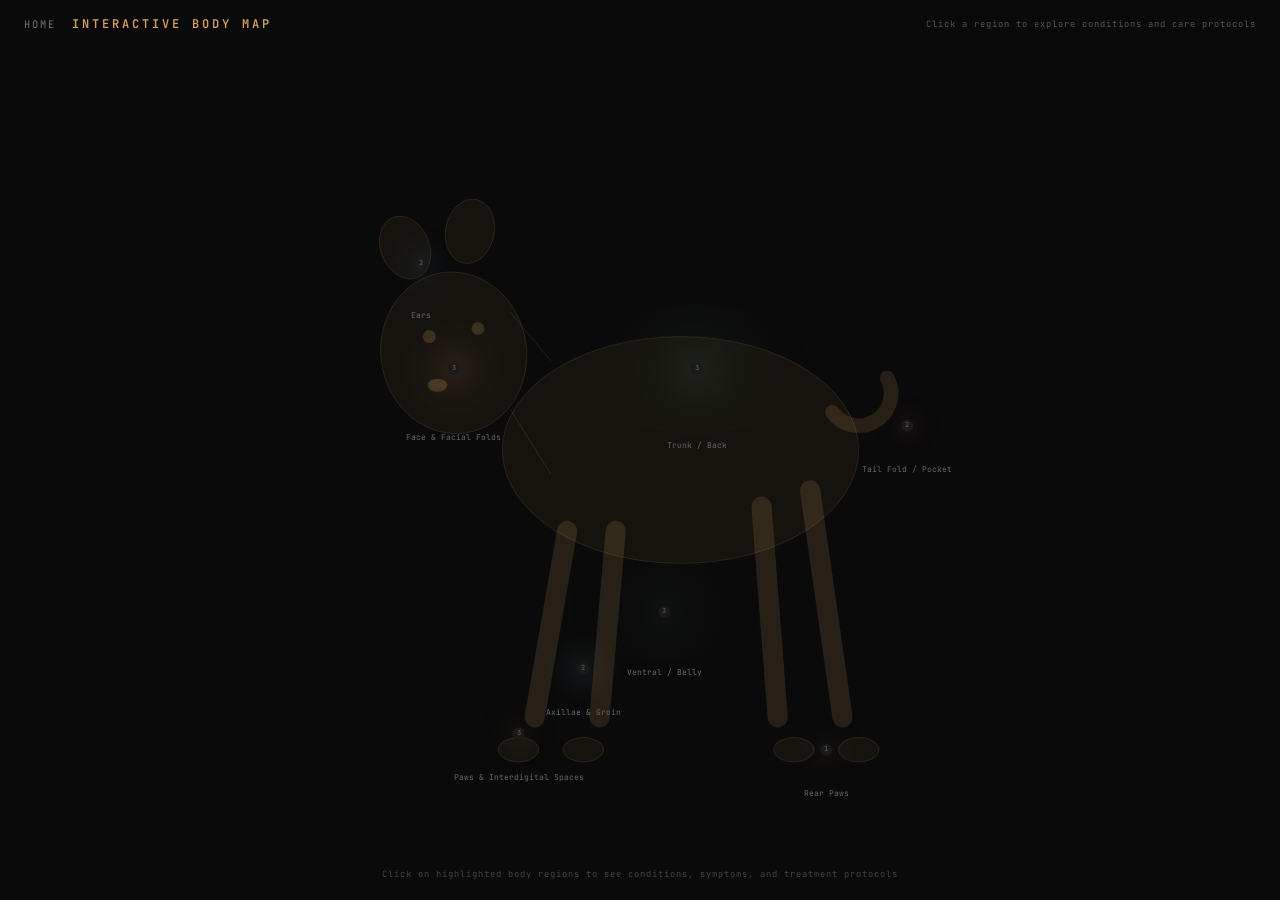
<file: viz/body_map.html>
<!DOCTYPE html>
<html lang="en">
<head>
  <meta charset="UTF-8">
  <meta name="viewport" content="width=device-width, initial-scale=1.0">
  <title>Body Map — BulldogDerm</title>
  <link href="https://fonts.googleapis.com/css2?family=JetBrains+Mono:wght@300;400;500;600;700&display=swap" rel="stylesheet">
  <style>
    * { margin: 0; padding: 0; box-sizing: border-box; }
    body {
      background: #0a0a0a;
      color: #d0d0d0;
      font-family: 'JetBrains Mono', monospace;
      overflow: hidden;
      height: 100vh;
    }
    canvas { display: block; cursor: pointer; }

    .header {
      position: fixed; top: 0; left: 0; right: 0; z-index: 10;
      padding: 16px 24px;
      background: linear-gradient(to bottom, rgba(10,10,10,0.95), transparent);
      display: flex; justify-content: space-between; align-items: center;
    }
    .header-left { display: flex; align-items: center; gap: 16px; }
    .back {
      font-size: 0.65rem; color: #777; text-decoration: none;
      letter-spacing: 2px; text-transform: uppercase;
    }
    .back:hover { color: #d4a060; }
    .title {
      font-size: 0.75rem; font-weight: 600; color: #d4a060;
      letter-spacing: 3px; text-transform: uppercase;
    }
    .subtitle {
      font-size: 0.55rem; color: #555; letter-spacing: 1px;
      margin-left: auto;
    }

    /* Side panel */
    .panel {
      position: fixed; top: 0; right: 0; width: 380px; height: 100%;
      background: rgba(15,15,15,0.95); border-left: 1px solid #1e1e1e;
      z-index: 20; transform: translateX(100%); transition: transform 0.3s ease;
      overflow-y: auto; padding: 80px 24px 24px;
      backdrop-filter: blur(12px);
    }
    .panel.open { transform: translateX(0); }
    .panel-close {
      position: absolute; top: 20px; right: 20px;
      background: none; border: 1px solid #333; color: #777;
      width: 28px; height: 28px; border-radius: 50%;
      cursor: pointer; font-family: inherit; font-size: 0.7rem;
      display: flex; align-items: center; justify-content: center;
    }
    .panel-close:hover { border-color: #d4a060; color: #d4a060; }
    .panel-region {
      font-size: 1rem; font-weight: 700; color: #e8e8e8; margin-bottom: 16px;
    }
    .condition-card {
      background: #111; border: 1px solid #1e1e1e; border-radius: 6px;
      padding: 16px; margin-bottom: 12px;
    }
    .condition-card:hover { border-color: #2a2a2a; }
    .cc-name {
      font-size: 0.8rem; font-weight: 600; color: #e0e0e0; margin-bottom: 6px;
    }
    .cc-desc {
      font-size: 0.65rem; color: #777; line-height: 1.6; margin-bottom: 10px;
    }
    .cc-tag {
      display: inline-block; font-size: 0.5rem; font-weight: 600;
      letter-spacing: 1px; text-transform: uppercase; padding: 2px 6px;
      border-radius: 10px; margin-right: 4px;
    }
    .protocol-title {
      font-size: 0.55rem; font-weight: 600; color: #666;
      letter-spacing: 2px; text-transform: uppercase; margin: 20px 0 10px;
    }
    .protocol-item {
      font-size: 0.7rem; color: #999; padding: 6px 0;
      border-bottom: 1px solid #1a1a1a; line-height: 1.6;
    }
    .instructions {
      position: fixed; bottom: 20px; left: 50%; transform: translateX(-50%);
      font-size: 0.55rem; color: #444; letter-spacing: 1px; text-align: center;
    }
  </style>
</head>
<body>

<div class="header">
  <div class="header-left">
    <a href="../index.html" class="back">Home</a>
    <div class="title">Interactive Body Map</div>
  </div>
  <div class="subtitle">Click a region to explore conditions and care protocols</div>
</div>

<canvas id="canvas"></canvas>

<div class="panel" id="panel">
  <button class="panel-close" onclick="closePanel()">&times;</button>
  <div id="panelContent"></div>
</div>

<div class="instructions">Click on highlighted body regions to see conditions, symptoms, and treatment protocols</div>

<script>
const REGIONS = [
  {
    id: 'face', name: 'Face & Facial Folds',
    // Relative positions (0-1 range, will be scaled)
    cx: 0.22, cy: 0.35, rx: 0.08, ry: 0.07,
    color: '#d4a060',
    conditions: [
      { name: 'Fold Dermatitis (Intertrigo)', desc: 'Inflammation in deep facial folds and nose rope. Daily cleaning is mandatory.', tags: [{ text: 'Structural', color: '#888' }] },
      { name: 'Atopic Dermatitis', desc: 'Face rubbing and erythema around eyes and muzzle from environmental allergies.', tags: [{ text: 'Allergic', color: '#5b9bd5' }] },
      { name: 'Demodicosis', desc: 'Focal alopecia around eyes and muzzle. Rule out with deep skin scraping.', tags: [{ text: 'Parasitic', color: '#c04040' }] }
    ],
    protocols: [
      'Daily: wipe facial folds with chlorhexidine or miconazole wipe',
      'Separate folds, clean between, pat completely dry',
      'Inspect for erythema, odor, and discharge',
      'If chronic and deep: discuss surgical options with vet'
    ]
  },
  {
    id: 'ears', name: 'Ears',
    cx: 0.18, cy: 0.22, rx: 0.04, ry: 0.05,
    color: '#5b9bd5',
    conditions: [
      { name: 'Otitis Externa', desc: 'Ear canal inflammation — frequently the first sign of underlying atopic dermatitis.', tags: [{ text: 'Infectious', color: '#cc8844' }] },
      { name: 'Malassezia Otitis', desc: 'Yeast overgrowth in ear canal. Confirm with ear cytology before treating.', tags: [{ text: 'Infectious', color: '#cc8844' }] }
    ],
    protocols: [
      'If cytology confirms yeast: veterinary-prescribed otic antifungal',
      'Routine cleaning with drying ear cleaner after baths/swimming',
      'Weekly ear inspection for discharge, odor, redness',
      'Chronic otitis: consider referral for video otoscopy'
    ]
  },
  {
    id: 'paws', name: 'Paws & Interdigital Spaces',
    cx: 0.30, cy: 0.80, rx: 0.05, ry: 0.04,
    color: '#cc8844',
    conditions: [
      { name: 'Pododermatitis', desc: 'Yeast and bacterial infection between toes. Moisture is the primary modifiable factor.', tags: [{ text: 'Infectious', color: '#cc8844' }] },
      { name: 'Malassezia Dermatitis', desc: 'Yeast thrives between toes due to moisture from sweating.', tags: [{ text: 'Infectious', color: '#cc8844' }] },
      { name: 'Interdigital Cysts', desc: 'Furuncles between toes. Rule out concurrent demodicosis.', tags: [{ text: 'Structural', color: '#888' }] }
    ],
    protocols: [
      'Daily: dilute chlorhexidine spray between all toes, pat dry',
      'Alternating paw soaks: povidone-iodine (iced tea color) 3-5 min',
      'OR Epsom salt soaks 5-10 min, dry thoroughly',
      'Wipe paws with damp cloth after every outdoor walk',
      'Keep interdigital spaces DRY — this is the #1 intervention'
    ]
  },
  {
    id: 'belly', name: 'Ventral / Belly',
    cx: 0.48, cy: 0.65, rx: 0.12, ry: 0.06,
    color: '#5a9e6f',
    conditions: [
      { name: 'Atopic Dermatitis', desc: 'Ventral erythema and intertriginous pattern. Strong association with environmental allergy.', tags: [{ text: 'Allergic', color: '#5b9bd5' }] },
      { name: 'Bacterial Pyoderma', desc: 'Pustules and epidermal collarettes on ventral skin. Often concurrent with yeast.', tags: [{ text: 'Infectious', color: '#cc8844' }] },
      { name: 'Malassezia Dermatitis', desc: 'Greasy, erythematous skin on belly with yeasty odor.', tags: [{ text: 'Infectious', color: '#cc8844' }] }
    ],
    protocols: [
      'Twice weekly: antimicrobial bath with 10-min contact time',
      'Belly wipe-down after walks on grass (ground-level allergens)',
      'Miconazole-CHG wipes for daily fold cleaning of inguinal area',
      'If ventral alopecia: investigate allergy vs endocrine causes'
    ]
  },
  {
    id: 'tail', name: 'Tail Fold / Pocket',
    cx: 0.78, cy: 0.42, rx: 0.04, ry: 0.04,
    color: '#c04040',
    conditions: [
      { name: 'Tail Fold Dermatitis', desc: 'Often neglected fold that can develop severe intertrigo. Deep tail pockets are high-risk.', tags: [{ text: 'Structural', color: '#888' }] },
      { name: 'Malassezia Overgrowth', desc: 'Warm, moist tail fold creates ideal environment for yeast proliferation.', tags: [{ text: 'Infectious', color: '#cc8844' }] }
    ],
    protocols: [
      'Daily: lift tail, wipe fold with chlorhexidine/miconazole wipe',
      'Pat completely dry — retained moisture is the enemy',
      'If deep tail pocket with chronic infection: discuss surgical options',
      'Inspect for erythema, discharge, and odor daily'
    ]
  },
  {
    id: 'trunk', name: 'Trunk / Back',
    cx: 0.52, cy: 0.35, rx: 0.14, ry: 0.08,
    color: '#5a9e6f',
    conditions: [
      { name: 'Hypothyroidism', desc: 'Bilateral, symmetric alopecia on trunk. Non-pruritic. "Rat tail" pattern.', tags: [{ text: 'Endocrine', color: '#5a9e6f' }] },
      { name: "Cushing's Disease", desc: 'Thin skin, calcinosis cutis, truncal alopecia with pot belly.', tags: [{ text: 'Endocrine', color: '#5a9e6f' }] },
      { name: 'Generalized Demodicosis', desc: 'Widespread alopecia across trunk with follicular casts.', tags: [{ text: 'Parasitic', color: '#c04040' }] }
    ],
    protocols: [
      'If bilateral symmetric alopecia: thyroid panel (T4, Free T4, TSH)',
      'If thin skin + pot belly: low-dose dex suppression test',
      'Deep skin scraping to rule out Demodex',
      'Endocrine alopecia is non-pruritic — distinct from allergy-driven hair loss'
    ]
  },
  {
    id: 'groin', name: 'Axillae & Groin',
    cx: 0.38, cy: 0.72, rx: 0.06, ry: 0.04,
    color: '#7ab5cc',
    conditions: [
      { name: 'Atopic Dermatitis', desc: 'Axillary and inguinal erythema classic for environmental allergy.', tags: [{ text: 'Allergic', color: '#5b9bd5' }] },
      { name: 'Malassezia Dermatitis', desc: 'Warm, moist folds trap moisture and create yeast overgrowth environment.', tags: [{ text: 'Infectious', color: '#cc8844' }] }
    ],
    protocols: [
      'Towel-dry thoroughly after baths and exercise (heat/moisture trap)',
      'Chlorhexidine wipe of axillary and inguinal folds',
      'Part of twice-weekly antimicrobial bath protocol',
      'If overweight: weight management reduces fold depth'
    ]
  },
  {
    id: 'hindpaws', name: 'Rear Paws',
    cx: 0.68, cy: 0.82, rx: 0.05, ry: 0.04,
    color: '#cc8844',
    conditions: [
      { name: 'Pododermatitis', desc: 'Same interdigital yeast/bacterial infection as front paws.', tags: [{ text: 'Infectious', color: '#cc8844' }] }
    ],
    protocols: [
      'Same paw soak protocol as front paws',
      'Pay attention to rear paws after walks — pollen contact',
      'Wash paws after winter walks (road salt causes irritation)'
    ]
  }
];

const canvas = document.getElementById('canvas');
const ctx = canvas.getContext('2d');
const dpr = window.devicePixelRatio || 1;
let W, H, scale, ox, oy;
let hoveredRegion = null;
let selectedRegion = null;
let time = 0;

function resize() {
  W = window.innerWidth;
  H = window.innerHeight;
  canvas.width = W * dpr;
  canvas.height = H * dpr;
  canvas.style.width = W + 'px';
  canvas.style.height = H + 'px';
  ctx.setTransform(dpr, 0, 0, dpr, 0, 0);
  // Center the bulldog drawing
  scale = Math.min(W, H) * 0.9;
  ox = W / 2 - scale * 0.45;
  oy = H / 2 - scale * 0.45;
}
resize();
window.addEventListener('resize', resize);

function toScreen(rx, ry) {
  return { x: ox + rx * scale, y: oy + ry * scale };
}

// Mouse
canvas.addEventListener('mousemove', e => {
  const mx = e.clientX;
  const my = e.clientY;
  hoveredRegion = null;
  for (const r of REGIONS) {
    const p = toScreen(r.cx, r.cy);
    const dx = (mx - p.x) / (r.rx * scale);
    const dy = (my - p.y) / (r.ry * scale);
    if (dx * dx + dy * dy < 1) {
      hoveredRegion = r;
      break;
    }
  }
  canvas.style.cursor = hoveredRegion ? 'pointer' : 'default';
});

canvas.addEventListener('click', e => {
  if (hoveredRegion) {
    selectedRegion = hoveredRegion;
    showPanel(selectedRegion);
  }
});

function drawBulldog() {
  ctx.save();

  // Body outline - simplified bulldog shape
  const bodyColor = 'rgba(212,160,96,0.06)';
  const outlineColor = 'rgba(212,160,96,0.15)';

  // Main body (torso)
  ctx.beginPath();
  const bc = toScreen(0.50, 0.45);
  ctx.ellipse(bc.x, bc.y, scale * 0.22, scale * 0.14, 0, 0, Math.PI * 2);
  ctx.fillStyle = bodyColor;
  ctx.fill();
  ctx.strokeStyle = outlineColor;
  ctx.lineWidth = 1;
  ctx.stroke();

  // Head
  ctx.beginPath();
  const hc = toScreen(0.22, 0.33);
  ctx.ellipse(hc.x, hc.y, scale * 0.09, scale * 0.1, -0.15, 0, Math.PI * 2);
  ctx.fillStyle = bodyColor;
  ctx.fill();
  ctx.strokeStyle = outlineColor;
  ctx.stroke();

  // Neck connection
  ctx.beginPath();
  ctx.moveTo(toScreen(0.29, 0.28).x, toScreen(0.29, 0.28).y);
  ctx.lineTo(toScreen(0.34, 0.34).x, toScreen(0.34, 0.34).y);
  ctx.moveTo(toScreen(0.29, 0.40).x, toScreen(0.29, 0.40).y);
  ctx.lineTo(toScreen(0.34, 0.48).x, toScreen(0.34, 0.48).y);
  ctx.strokeStyle = outlineColor;
  ctx.lineWidth = 1;
  ctx.stroke();

  // Ears (triangular)
  ctx.beginPath();
  const ear1 = toScreen(0.16, 0.20);
  ctx.ellipse(ear1.x, ear1.y, scale * 0.03, scale * 0.04, -0.4, 0, Math.PI * 2);
  ctx.fillStyle = bodyColor;
  ctx.fill();
  ctx.strokeStyle = outlineColor;
  ctx.stroke();

  ctx.beginPath();
  const ear2 = toScreen(0.24, 0.18);
  ctx.ellipse(ear2.x, ear2.y, scale * 0.03, scale * 0.04, 0.2, 0, Math.PI * 2);
  ctx.fillStyle = bodyColor;
  ctx.fill();
  ctx.strokeStyle = outlineColor;
  ctx.stroke();

  // Front legs
  ctx.strokeStyle = outlineColor;
  ctx.lineWidth = scale * 0.025;
  ctx.lineCap = 'round';
  ctx.beginPath();
  ctx.moveTo(toScreen(0.36, 0.55).x, toScreen(0.36, 0.55).y);
  ctx.lineTo(toScreen(0.32, 0.78).x, toScreen(0.32, 0.78).y);
  ctx.stroke();

  ctx.beginPath();
  ctx.moveTo(toScreen(0.42, 0.55).x, toScreen(0.42, 0.55).y);
  ctx.lineTo(toScreen(0.40, 0.78).x, toScreen(0.40, 0.78).y);
  ctx.stroke();

  // Rear legs
  ctx.beginPath();
  ctx.moveTo(toScreen(0.60, 0.52).x, toScreen(0.60, 0.52).y);
  ctx.lineTo(toScreen(0.62, 0.78).x, toScreen(0.62, 0.78).y);
  ctx.stroke();

  ctx.beginPath();
  ctx.moveTo(toScreen(0.66, 0.50).x, toScreen(0.66, 0.50).y);
  ctx.lineTo(toScreen(0.70, 0.78).x, toScreen(0.70, 0.78).y);
  ctx.stroke();

  // Tail (short, curled)
  ctx.lineWidth = scale * 0.018;
  ctx.beginPath();
  const tp = toScreen(0.72, 0.38);
  ctx.arc(tp.x, tp.y, scale * 0.04, -0.5, Math.PI * 0.8);
  ctx.strokeStyle = outlineColor;
  ctx.stroke();

  // Paw circles
  const pawPositions = [
    { x: 0.30, y: 0.82 }, { x: 0.38, y: 0.82 },
    { x: 0.64, y: 0.82 }, { x: 0.72, y: 0.82 }
  ];
  pawPositions.forEach(p => {
    const pp = toScreen(p.x, p.y);
    ctx.beginPath();
    ctx.ellipse(pp.x, pp.y, scale * 0.025, scale * 0.015, 0, 0, Math.PI * 2);
    ctx.fillStyle = bodyColor;
    ctx.fill();
    ctx.strokeStyle = outlineColor;
    ctx.lineWidth = 1;
    ctx.stroke();
  });

  // Eyes
  ctx.fillStyle = 'rgba(212,160,96,0.2)';
  const eye1 = toScreen(0.19, 0.31);
  ctx.beginPath();
  ctx.arc(eye1.x, eye1.y, scale * 0.008, 0, Math.PI * 2);
  ctx.fill();
  const eye2 = toScreen(0.25, 0.30);
  ctx.beginPath();
  ctx.arc(eye2.x, eye2.y, scale * 0.008, 0, Math.PI * 2);
  ctx.fill();

  // Nose
  ctx.fillStyle = 'rgba(212,160,96,0.25)';
  const nose = toScreen(0.20, 0.37);
  ctx.beginPath();
  ctx.ellipse(nose.x, nose.y, scale * 0.012, scale * 0.008, 0, 0, Math.PI * 2);
  ctx.fill();

  ctx.restore();
}

function drawRegions() {
  REGIONS.forEach(r => {
    const p = toScreen(r.cx, r.cy);
    const isHovered = r === hoveredRegion;
    const isSelected = r === selectedRegion;
    const pulse = 0.5 + Math.sin(time * 0.03 + REGIONS.indexOf(r) * 1.2) * 0.2;

    // Region highlight
    const grad = ctx.createRadialGradient(p.x, p.y, 0, p.x, p.y, Math.max(r.rx, r.ry) * scale);
    const alpha = isHovered ? 0.4 : isSelected ? 0.3 : pulse * 0.15;
    grad.addColorStop(0, r.color + Math.round(alpha * 255).toString(16).padStart(2, '0'));
    grad.addColorStop(1, 'transparent');

    ctx.beginPath();
    ctx.ellipse(p.x, p.y, r.rx * scale, r.ry * scale, 0, 0, Math.PI * 2);
    ctx.fillStyle = grad;
    ctx.fill();

    // Border
    if (isHovered || isSelected) {
      ctx.beginPath();
      ctx.ellipse(p.x, p.y, r.rx * scale, r.ry * scale, 0, 0, Math.PI * 2);
      ctx.strokeStyle = r.color + '60';
      ctx.lineWidth = 1.5;
      ctx.setLineDash([4, 4]);
      ctx.stroke();
      ctx.setLineDash([]);
    }

    // Label
    ctx.font = `${isHovered ? '600' : '400'} ${isHovered ? 10 : 8}px JetBrains Mono`;
    ctx.textAlign = 'center';
    ctx.fillStyle = isHovered ? r.color : '#666';
    ctx.fillText(r.name, p.x, p.y + r.ry * scale + 14);

    // Condition count badge
    const badge = `${r.conditions.length}`;
    ctx.font = '600 7px JetBrains Mono';
    const badgeW = ctx.measureText(badge).width + 8;
    ctx.fillStyle = isHovered ? r.color + '30' : '#1a1a1a';
    ctx.beginPath();
    ctx.roundRect(p.x - badgeW / 2, p.y - 6, badgeW, 12, 6);
    ctx.fill();
    ctx.fillStyle = isHovered ? r.color : '#555';
    ctx.textAlign = 'center';
    ctx.fillText(badge, p.x, p.y + 1);
  });
}

function showPanel(region) {
  const panel = document.getElementById('panel');
  const content = document.getElementById('panelContent');

  content.innerHTML = `
    <div class="panel-region">${region.name}</div>
    ${region.conditions.map(c => `
      <div class="condition-card">
        <div class="cc-name">${c.name}</div>
        <div class="cc-desc">${c.desc}</div>
        <div>${c.tags.map(t => `<span class="cc-tag" style="background:${t.color}20; color:${t.color}; border:1px solid ${t.color}30;">${t.text}</span>`).join('')}</div>
      </div>
    `).join('')}
    <div class="protocol-title">Care Protocol</div>
    ${region.protocols.map(p => `<div class="protocol-item">${p}</div>`).join('')}
  `;
  panel.classList.add('open');
}

function closePanel() {
  document.getElementById('panel').classList.remove('open');
  selectedRegion = null;
}

function animate() {
  ctx.clearRect(0, 0, W * dpr, H * dpr);
  drawBulldog();
  drawRegions();
  time++;
  requestAnimationFrame(animate);
}
animate();
</script>
</body>
</html>
</file>
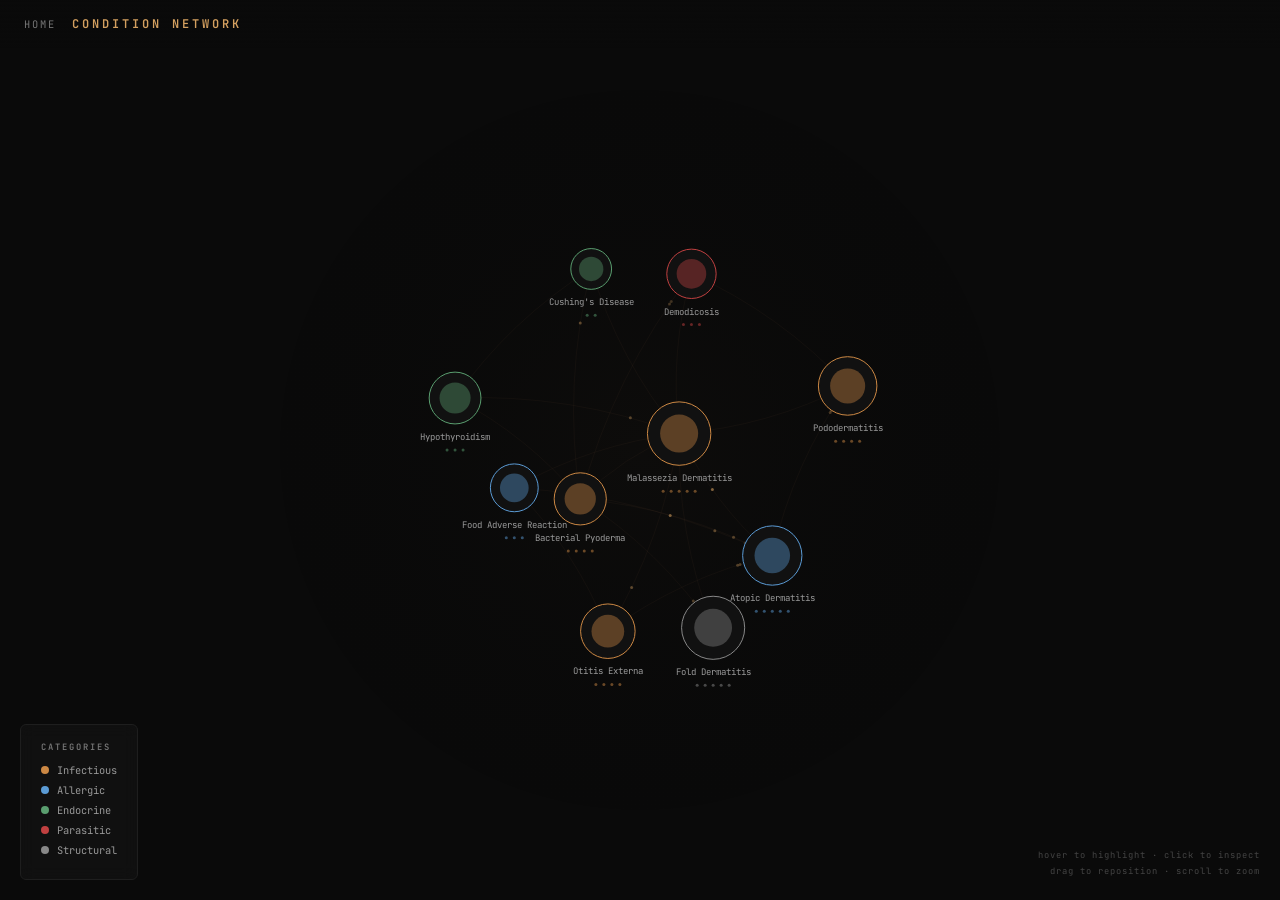
<file: viz/condition_network.html>
<!DOCTYPE html>
<html lang="en">
<head>
  <meta charset="UTF-8">
  <meta name="viewport" content="width=device-width, initial-scale=1.0">
  <title>Condition Network — BulldogDerm</title>
  <link href="https://fonts.googleapis.com/css2?family=JetBrains+Mono:wght@300;400;500;600;700&display=swap" rel="stylesheet">
  <style>
    * { margin: 0; padding: 0; box-sizing: border-box; }
    body {
      background: #0a0a0a;
      color: #d0d0d0;
      font-family: 'JetBrains Mono', monospace;
      overflow: hidden;
      height: 100vh;
    }
    canvas { display: block; cursor: crosshair; }

    /* Header */
    .header {
      position: fixed; top: 0; left: 0; right: 0; z-index: 10;
      padding: 16px 24px;
      background: linear-gradient(to bottom, rgba(10,10,10,0.95), transparent);
      display: flex; justify-content: space-between; align-items: center;
    }
    .header-left { display: flex; align-items: center; gap: 16px; }
    .back {
      font-size: 0.65rem; color: #777; text-decoration: none;
      letter-spacing: 2px; text-transform: uppercase;
    }
    .back:hover { color: #d4a060; }
    .title {
      font-size: 0.75rem; font-weight: 600; color: #d4a060;
      letter-spacing: 3px; text-transform: uppercase;
    }

    /* Legend */
    .legend {
      position: fixed; bottom: 20px; left: 20px; z-index: 10;
      background: rgba(17,17,17,0.9); border: 1px solid #1e1e1e;
      border-radius: 6px; padding: 16px 20px;
      backdrop-filter: blur(8px);
    }
    .legend-title {
      font-size: 0.55rem; font-weight: 600; letter-spacing: 2px;
      text-transform: uppercase; color: #777; margin-bottom: 10px;
    }
    .legend-item {
      display: flex; align-items: center; gap: 8px;
      font-size: 0.65rem; color: #999; margin-bottom: 6px;
    }
    .legend-dot {
      width: 8px; height: 8px; border-radius: 50%;
    }

    /* Detail Panel */
    .detail-panel {
      position: fixed; top: 0; right: 0; width: 360px; height: 100%;
      background: rgba(15,15,15,0.95); border-left: 1px solid #1e1e1e;
      z-index: 20; transform: translateX(100%); transition: transform 0.3s ease;
      overflow-y: auto; padding: 80px 24px 24px;
      backdrop-filter: blur(12px);
    }
    .detail-panel.open { transform: translateX(0); }
    .detail-close {
      position: absolute; top: 20px; right: 20px;
      background: none; border: 1px solid #333; color: #777;
      width: 28px; height: 28px; border-radius: 50%;
      cursor: pointer; font-family: inherit; font-size: 0.7rem;
      display: flex; align-items: center; justify-content: center;
    }
    .detail-close:hover { border-color: #d4a060; color: #d4a060; }
    .detail-name {
      font-size: 1rem; font-weight: 700; color: #e8e8e8;
      margin-bottom: 8px;
    }
    .detail-category {
      display: inline-block; padding: 2px 8px; font-size: 0.55rem;
      font-weight: 600; letter-spacing: 1px; text-transform: uppercase;
      border-radius: 20px; margin-bottom: 16px;
    }
    .detail-desc {
      font-size: 0.75rem; color: #999; line-height: 1.7; margin-bottom: 20px;
    }
    .detail-section-title {
      font-size: 0.55rem; font-weight: 600; letter-spacing: 2px;
      text-transform: uppercase; color: #666; margin: 20px 0 10px;
    }
    .detail-list {
      list-style: none; font-size: 0.7rem;
    }
    .detail-list li {
      padding: 4px 0; color: #999; border-bottom: 1px solid #1a1a1a;
    }
    .detail-key-fact {
      border-left: 3px solid #d4a060; padding: 12px 16px;
      background: rgba(212,160,96,0.05); border-radius: 0 6px 6px 0;
      font-size: 0.7rem; color: #d4a060; margin-top: 16px;
      font-weight: 500;
    }

    /* Instructions */
    .instructions {
      position: fixed; bottom: 20px; right: 20px; z-index: 10;
      font-size: 0.55rem; color: #444; letter-spacing: 1px;
      text-align: right; line-height: 1.8;
    }
  </style>
</head>
<body>

<div class="header">
  <div class="header-left">
    <a href="../index.html" class="back">Home</a>
    <div class="title">Condition Network</div>
  </div>
</div>

<canvas id="canvas"></canvas>

<div class="legend">
  <div class="legend-title">Categories</div>
  <div class="legend-item"><div class="legend-dot" style="background:#cc8844"></div> Infectious</div>
  <div class="legend-item"><div class="legend-dot" style="background:#5b9bd5"></div> Allergic</div>
  <div class="legend-item"><div class="legend-dot" style="background:#5a9e6f"></div> Endocrine</div>
  <div class="legend-item"><div class="legend-dot" style="background:#c04040"></div> Parasitic</div>
  <div class="legend-item"><div class="legend-dot" style="background:#888"></div> Structural</div>
</div>

<div class="detail-panel" id="detailPanel">
  <button class="detail-close" onclick="closeDetail()">&times;</button>
  <div id="detailContent"></div>
</div>

<div class="instructions">
  hover to highlight &middot; click to inspect<br>
  drag to reposition &middot; scroll to zoom
</div>

<script>
const CONDITIONS = [
  { id: 'malassezia', name: 'Malassezia Dermatitis', category: 'infectious', prevalence: 5,
    desc: 'Yeast overgrowth of M. pachydermatis on skin surface. Almost always secondary to an underlying condition.',
    signs: ['Yeasty odor', 'Greasy skin', 'Erythema', 'Pruritus', 'Brown discharge'],
    sites: ['Skin folds', 'Ears', 'Paws', 'Ventral', 'Lip margins'],
    related: ['atopic_dermatitis', 'hypothyroidism', 'food_allergy', 'fold_dermatitis', 'pyoderma', 'pododermatitis'],
    keyFact: 'The yeast is the symptom, not the disease' },
  { id: 'atopic_dermatitis', name: 'Atopic Dermatitis', category: 'allergic', prevalence: 5,
    desc: 'Environmental allergy driving skin barrier dysfunction. Single most common underlying cause of recurrent Malassezia in bulldogs.',
    signs: ['Seasonal pruritus', 'Face rubbing', 'Paw licking', 'Ventral erythema'],
    sites: ['Face', 'Ears', 'Paws', 'Ventral', 'Axillae'],
    related: ['malassezia', 'otitis_externa', 'pyoderma', 'food_allergy'],
    keyFact: 'Atopy is #1 in bulldogs — investigate it for every recurrent case' },
  { id: 'fold_dermatitis', name: 'Fold Dermatitis', category: 'structural', prevalence: 5,
    desc: 'Inflammation in skin folds from moisture, friction, and microbe trapping. Breed-specific structural issue.',
    signs: ['Erythema in folds', 'Malodor', 'Discharge', 'Moisture retention'],
    sites: ['Facial folds', 'Nose rope', 'Tail fold', 'Vulvar fold', 'Lip folds'],
    related: ['malassezia', 'pyoderma'],
    keyFact: 'Daily fold care is baseline maintenance — not optional' },
  { id: 'otitis_externa', name: 'Otitis Externa', category: 'infectious', prevalence: 4,
    desc: 'Ear canal inflammation. Often the first clinical manifestation of atopic dermatitis.',
    signs: ['Head shaking', 'Ear scratching', 'Discharge', 'Odor', 'Pain'],
    sites: ['Ears'],
    related: ['atopic_dermatitis', 'malassezia', 'food_allergy'],
    keyFact: 'Yeast otitis is frequently the first sign of underlying atopy' },
  { id: 'pyoderma', name: 'Bacterial Pyoderma', category: 'infectious', prevalence: 4,
    desc: 'Staphylococcal skin infection, concurrent with Malassezia in the majority of cases.',
    signs: ['Pustules', 'Epidermal collarettes', 'Crusting', 'Papules'],
    sites: ['Ventral', 'Axillae', 'Groin', 'Interdigital'],
    related: ['malassezia', 'atopic_dermatitis', 'hypothyroidism'],
    keyFact: 'Present in the majority of Malassezia cases — treat both' },
  { id: 'food_allergy', name: 'Food Adverse Reaction', category: 'allergic', prevalence: 3,
    desc: 'Immune response to dietary protein sources. Blood/saliva tests are unreliable.',
    signs: ['Non-seasonal pruritus', 'GI signs', 'Perianal pruritus', 'Chronic otitis'],
    sites: ['Ears', 'Paws', 'Perianal', 'Ventral'],
    related: ['atopic_dermatitis', 'malassezia', 'otitis_externa'],
    keyFact: 'Elimination diet is the gold standard — not blood tests' },
  { id: 'hypothyroidism', name: 'Hypothyroidism', category: 'endocrine', prevalence: 3,
    desc: 'Thyroid hormone deficiency affecting skin, coat, and immune function.',
    signs: ['Bilateral alopecia', 'Rat tail', 'Dull coat', 'Weight gain', 'Lethargy'],
    sites: ['Trunk', 'Tail'],
    related: ['malassezia', 'pyoderma'],
    keyFact: 'Need Free T4 + TSH — do not diagnose from low Total T4 alone' },
  { id: 'cushings', name: "Cushing's Disease", category: 'endocrine', prevalence: 2,
    desc: 'Excess cortisol production affecting skin integrity and immune defenses.',
    signs: ['Pot belly', 'Thin skin', 'Calcinosis cutis', 'PU/PD', 'Panting'],
    sites: ['Trunk', 'Ventral'],
    related: ['malassezia', 'pyoderma', 'hypothyroidism'],
    keyFact: 'Elevated ALP and dilute urine are baseline clues' },
  { id: 'demodicosis', name: 'Demodicosis', category: 'parasitic', prevalence: 3,
    desc: 'Demodex mite overgrowth. Can mimic or coexist with Malassezia dermatitis.',
    signs: ['Focal alopecia', 'Follicular casts', 'Erythema', 'Comedones'],
    sites: ['Face', 'Paws', 'Trunk'],
    related: ['malassezia', 'pyoderma'],
    keyFact: 'Rule out with deep skin scraping before attributing all signs to yeast' },
  { id: 'pododermatitis', name: 'Pododermatitis', category: 'infectious', prevalence: 4,
    desc: 'Yeast and bacterial infection of interdigital spaces. Moisture is the primary modifiable factor.',
    signs: ['Paw licking', 'Brown staining', 'Interdigital swelling', 'Lameness'],
    sites: ['Paws'],
    related: ['malassezia', 'atopic_dermatitis', 'demodicosis'],
    keyFact: 'Keeping interdigital spaces dry is the single most important intervention' }
];

const CATEGORY_COLORS = {
  infectious: '#cc8844',
  allergic: '#5b9bd5',
  endocrine: '#5a9e6f',
  parasitic: '#c04040',
  structural: '#888888'
};

// Canvas setup
const canvas = document.getElementById('canvas');
const ctx = canvas.getContext('2d');
const dpr = window.devicePixelRatio || 1;
let W, H;

function resize() {
  W = window.innerWidth;
  H = window.innerHeight;
  canvas.width = W * dpr;
  canvas.height = H * dpr;
  canvas.style.width = W + 'px';
  canvas.style.height = H + 'px';
  ctx.setTransform(dpr, 0, 0, dpr, 0, 0);
}
resize();
window.addEventListener('resize', resize);

// Physics nodes
const nodes = CONDITIONS.map((c, i) => {
  const angle = (i / CONDITIONS.length) * Math.PI * 2;
  const radius = 180 + c.prevalence * 15;
  return {
    ...c,
    x: W / 2 + Math.cos(angle) * radius,
    y: H / 2 + Math.sin(angle) * radius,
    vx: 0, vy: 0,
    radius: 12 + c.prevalence * 4,
    color: CATEGORY_COLORS[c.category],
    pulsePhase: Math.random() * Math.PI * 2
  };
});

// Build edges from `related` arrays
const edges = [];
const edgeSet = new Set();
nodes.forEach(n => {
  (n.related || []).forEach(rid => {
    const key = [n.id, rid].sort().join('-');
    if (!edgeSet.has(key)) {
      edgeSet.add(key);
      const target = nodes.find(nn => nn.id === rid);
      if (target) edges.push({ source: n, target, particles: [] });
    }
  });
});

// Interaction state
let hoveredNode = null;
let selectedNode = null;
let dragNode = null;
let mouseX = 0, mouseY = 0;
let zoom = 1;
let panX = 0, panY = 0;
let time = 0;

// Mouse events
canvas.addEventListener('mousemove', e => {
  mouseX = (e.clientX - panX) / zoom;
  mouseY = (e.clientY - panY) / zoom;
  if (dragNode) {
    dragNode.x = mouseX;
    dragNode.y = mouseY;
    dragNode.vx = 0;
    dragNode.vy = 0;
    return;
  }
  hoveredNode = null;
  for (const n of nodes) {
    const dx = n.x - mouseX;
    const dy = n.y - mouseY;
    if (Math.sqrt(dx * dx + dy * dy) < n.radius + 5) {
      hoveredNode = n;
      canvas.style.cursor = 'pointer';
      return;
    }
  }
  canvas.style.cursor = 'crosshair';
});

canvas.addEventListener('mousedown', e => {
  if (hoveredNode) {
    dragNode = hoveredNode;
  }
});

canvas.addEventListener('mouseup', e => {
  if (dragNode && hoveredNode === dragNode) {
    selectedNode = dragNode;
    showDetail(selectedNode);
  }
  dragNode = null;
});

canvas.addEventListener('wheel', e => {
  e.preventDefault();
  const factor = e.deltaY > 0 ? 0.95 : 1.05;
  zoom *= factor;
  zoom = Math.max(0.3, Math.min(3, zoom));
}, { passive: false });

// Force simulation
function simulate() {
  // Center gravity
  nodes.forEach(n => {
    const dx = W / 2 - n.x;
    const dy = H / 2 - n.y;
    n.vx += dx * 0.0003;
    n.vy += dy * 0.0003;
  });

  // Repulsion between all nodes
  for (let i = 0; i < nodes.length; i++) {
    for (let j = i + 1; j < nodes.length; j++) {
      const dx = nodes[j].x - nodes[i].x;
      const dy = nodes[j].y - nodes[i].y;
      const dist = Math.sqrt(dx * dx + dy * dy) || 1;
      const minDist = 100;
      if (dist < minDist) {
        const force = (minDist - dist) / dist * 0.5;
        nodes[i].vx -= dx * force * 0.01;
        nodes[i].vy -= dy * force * 0.01;
        nodes[j].vx += dx * force * 0.01;
        nodes[j].vy += dy * force * 0.01;
      }
    }
  }

  // Edge attraction
  edges.forEach(e => {
    const dx = e.target.x - e.source.x;
    const dy = e.target.y - e.source.y;
    const dist = Math.sqrt(dx * dx + dy * dy) || 1;
    const idealDist = 200;
    const force = (dist - idealDist) / dist * 0.003;
    e.source.vx += dx * force;
    e.source.vy += dy * force;
    e.target.vx -= dx * force;
    e.target.vy -= dy * force;
  });

  // Damping and update
  nodes.forEach(n => {
    if (n === dragNode) return;
    n.vx *= 0.92;
    n.vy *= 0.92;
    n.x += n.vx;
    n.y += n.vy;
  });
}

// Edge particles
function updateParticles() {
  edges.forEach(e => {
    // Spawn particles
    if (Math.random() < 0.02) {
      e.particles.push({ t: 0, speed: 0.003 + Math.random() * 0.005 });
    }
    // Update
    e.particles = e.particles.filter(p => {
      p.t += p.speed;
      return p.t < 1;
    });
  });
}

// Draw
function draw() {
  ctx.save();
  ctx.translate(panX, panY);
  ctx.scale(zoom, zoom);

  // Subtle radial glow
  const grad = ctx.createRadialGradient(W / 2, H / 2, 0, W / 2, H / 2, 400);
  grad.addColorStop(0, 'rgba(212,160,96,0.02)');
  grad.addColorStop(1, 'transparent');
  ctx.fillStyle = grad;
  ctx.fillRect(-panX / zoom, -panY / zoom, W / zoom, H / zoom);

  // Draw edges
  edges.forEach(e => {
    const isHighlighted = hoveredNode && (e.source === hoveredNode || e.target === hoveredNode);
    const isSelected = selectedNode && (e.source === selectedNode || e.target === selectedNode);
    const alpha = isHighlighted || isSelected ? 0.4 : 0.08;
    const width = isHighlighted || isSelected ? 1.5 : 0.5;

    ctx.strokeStyle = `rgba(212,160,96,${alpha})`;
    ctx.lineWidth = width;
    ctx.beginPath();
    ctx.moveTo(e.source.x, e.source.y);

    // Curved edge
    const mx = (e.source.x + e.target.x) / 2;
    const my = (e.source.y + e.target.y) / 2;
    const nx = -(e.target.y - e.source.y) * 0.1;
    const ny = (e.target.x - e.source.x) * 0.1;
    ctx.quadraticCurveTo(mx + nx, my + ny, e.target.x, e.target.y);
    ctx.stroke();

    // Draw particles along edge
    e.particles.forEach(p => {
      const t = p.t;
      const ct = 1 - t;
      const px = ct * ct * e.source.x + 2 * ct * t * (mx + nx) + t * t * e.target.x;
      const py = ct * ct * e.source.y + 2 * ct * t * (my + ny) + t * t * e.target.y;
      const pa = Math.sin(t * Math.PI) * 0.6;

      ctx.beginPath();
      ctx.arc(px, py, 1.5, 0, Math.PI * 2);
      ctx.fillStyle = `rgba(212,160,96,${pa})`;
      ctx.fill();
    });
  });

  // Draw nodes
  nodes.forEach(n => {
    const isHovered = n === hoveredNode;
    const isSelected = n === selectedNode;
    const isConnected = hoveredNode && (hoveredNode.related || []).includes(n.id);
    const pulse = 1 + Math.sin(time * 0.02 + n.pulsePhase) * 0.08;
    const r = n.radius * pulse;

    // Dim non-connected nodes when hovering
    let alpha = 1;
    if (hoveredNode && !isHovered && !isConnected) alpha = 0.2;

    // Glow
    if (isHovered || isSelected) {
      ctx.beginPath();
      ctx.arc(n.x, n.y, r * 2.5, 0, Math.PI * 2);
      const glow = ctx.createRadialGradient(n.x, n.y, r, n.x, n.y, r * 2.5);
      glow.addColorStop(0, n.color + '30');
      glow.addColorStop(1, 'transparent');
      ctx.fillStyle = glow;
      ctx.fill();
    }

    // Outer ring
    ctx.beginPath();
    ctx.arc(n.x, n.y, r, 0, Math.PI * 2);
    ctx.fillStyle = '#111';
    ctx.globalAlpha = alpha;
    ctx.fill();
    ctx.strokeStyle = n.color;
    ctx.lineWidth = isHovered || isSelected ? 2 : 1;
    ctx.stroke();

    // Inner filled circle
    ctx.beginPath();
    ctx.arc(n.x, n.y, r * 0.6, 0, Math.PI * 2);
    ctx.fillStyle = n.color;
    ctx.globalAlpha = alpha * 0.4;
    ctx.fill();
    ctx.globalAlpha = 1;

    // Label
    ctx.globalAlpha = alpha;
    ctx.font = `${isHovered ? '600' : '400'} ${isHovered ? 11 : 9}px JetBrains Mono`;
    ctx.textAlign = 'center';
    ctx.fillStyle = isHovered ? '#e8e8e8' : '#999';
    ctx.fillText(n.name, n.x, n.y + r + 16);
    ctx.globalAlpha = 1;

    // Prevalence dots
    for (let i = 0; i < n.prevalence; i++) {
      ctx.beginPath();
      ctx.arc(n.x - (n.prevalence - 1) * 4 + i * 8, n.y + r + 26, 1.5, 0, Math.PI * 2);
      ctx.fillStyle = n.color;
      ctx.globalAlpha = alpha * 0.5;
      ctx.fill();
    }
    ctx.globalAlpha = 1;
  });

  ctx.restore();
}

function showDetail(node) {
  const panel = document.getElementById('detailPanel');
  const content = document.getElementById('detailContent');
  const catColor = CATEGORY_COLORS[node.category];

  content.innerHTML = `
    <div class="detail-name">${node.name}</div>
    <div class="detail-category" style="background:${catColor}20; color:${catColor}; border:1px solid ${catColor}40;">${node.category}</div>
    <div class="detail-desc">${node.desc}</div>

    <div class="detail-section-title">Clinical Signs</div>
    <ul class="detail-list">
      ${node.signs.map(s => `<li>${s}</li>`).join('')}
    </ul>

    <div class="detail-section-title">Body Sites</div>
    <ul class="detail-list">
      ${node.sites.map(s => `<li>${s}</li>`).join('')}
    </ul>

    <div class="detail-section-title">Connected Conditions</div>
    <ul class="detail-list">
      ${(node.related || []).map(rid => {
        const r = CONDITIONS.find(c => c.id === rid);
        return r ? `<li style="color:${CATEGORY_COLORS[r.category]}">${r.name}</li>` : '';
      }).join('')}
    </ul>

    <div class="detail-key-fact">${node.keyFact}</div>
  `;
  panel.classList.add('open');
}

function closeDetail() {
  document.getElementById('detailPanel').classList.remove('open');
  selectedNode = null;
}

// Animation loop
function animate() {
  ctx.clearRect(0, 0, W * dpr, H * dpr);
  simulate();
  updateParticles();
  draw();
  time++;
  requestAnimationFrame(animate);
}
animate();
</script>
</body>
</html>
</file>
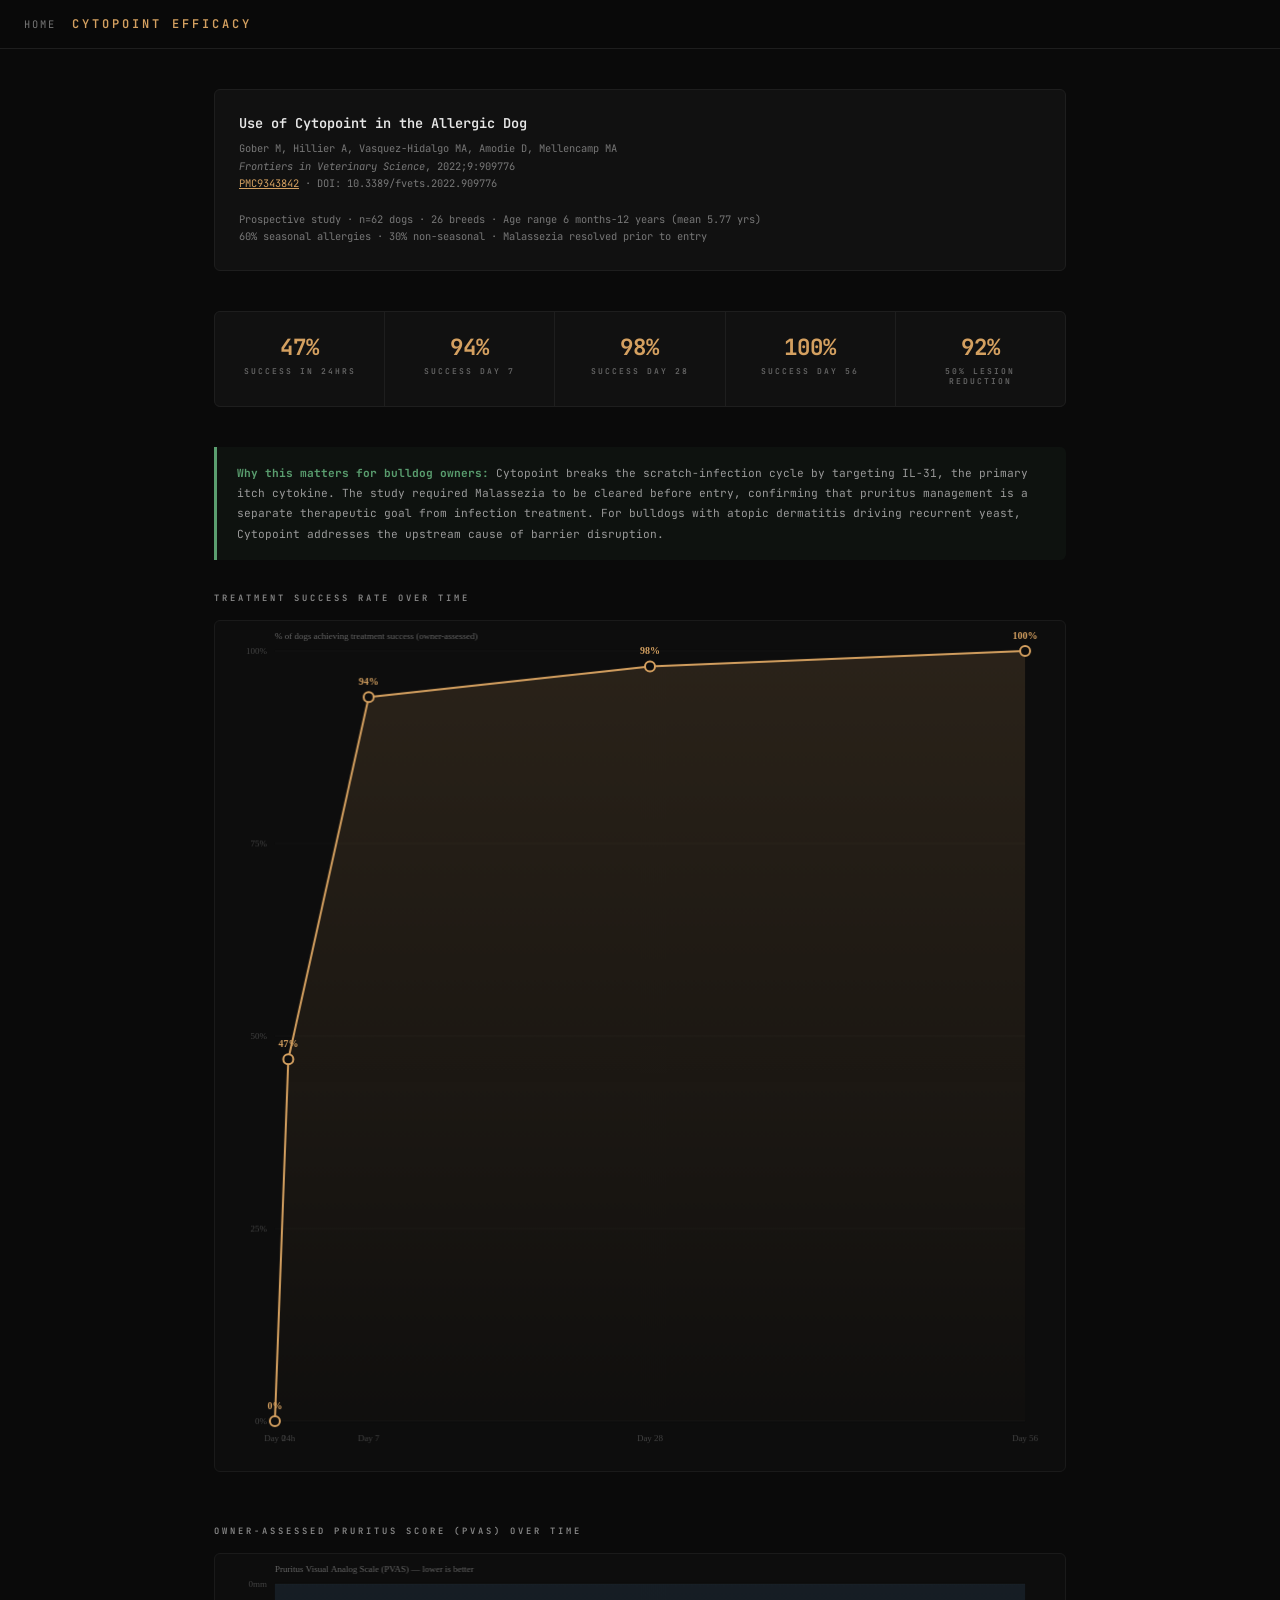
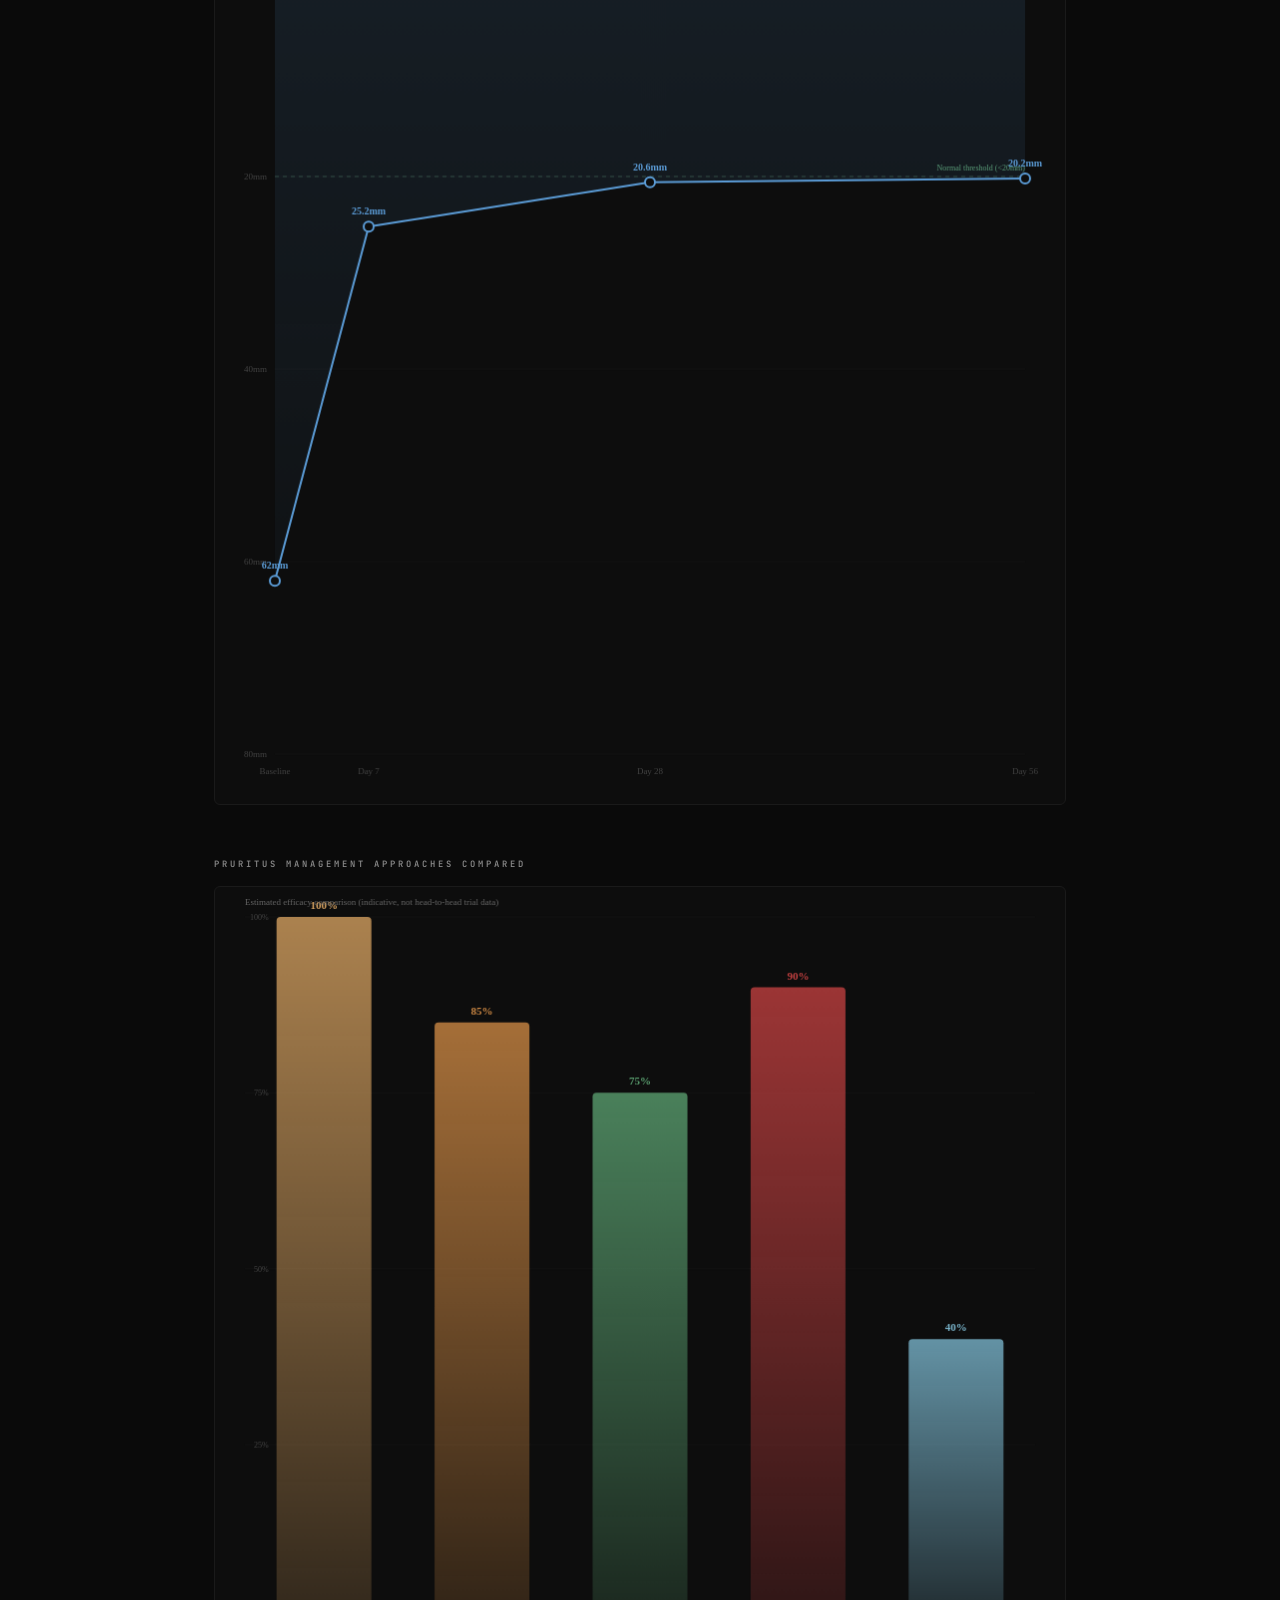
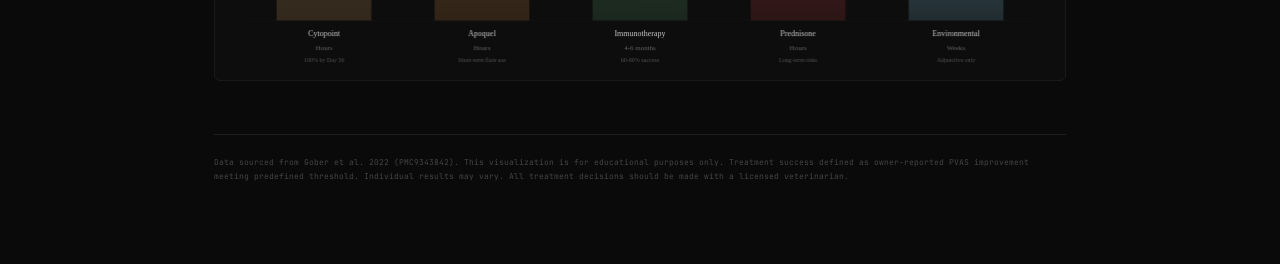
<file: viz/cytopoint_efficacy.html>
<!DOCTYPE html>
<html lang="en">
<head>
  <meta charset="UTF-8">
  <meta name="viewport" content="width=device-width, initial-scale=1.0">
  <title>Cytopoint Efficacy Data — BulldogDerm</title>
  <link href="https://fonts.googleapis.com/css2?family=JetBrains+Mono:wght@300;400;500;600;700&display=swap" rel="stylesheet">
  <style>
    * { margin: 0; padding: 0; box-sizing: border-box; }
    body {
      background: #0a0a0a;
      color: #d0d0d0;
      font-family: 'JetBrains Mono', monospace;
      min-height: 100vh;
    }
    .header {
      position: sticky; top: 0; z-index: 10;
      padding: 16px 24px;
      background: rgba(10,10,10,0.95);
      backdrop-filter: blur(12px);
      border-bottom: 1px solid #1e1e1e;
      display: flex; justify-content: space-between; align-items: center;
    }
    .header-left { display: flex; align-items: center; gap: 16px; }
    .back {
      font-size: 0.65rem; color: #777; text-decoration: none;
      letter-spacing: 2px; text-transform: uppercase;
    }
    .back:hover { color: #d4a060; }
    .title {
      font-size: 0.75rem; font-weight: 600; color: #d4a060;
      letter-spacing: 3px; text-transform: uppercase;
    }

    .container {
      max-width: 900px; margin: 0 auto; padding: 40px 24px 80px;
    }

    .study-info {
      background: #111; border: 1px solid #1e1e1e; border-radius: 6px;
      padding: 24px; margin-bottom: 40px;
    }
    .study-title {
      font-size: 0.85rem; font-weight: 600; color: #e8e8e8;
      margin-bottom: 8px;
    }
    .study-meta {
      font-size: 0.65rem; color: #777; line-height: 1.7;
    }
    .study-meta a { color: #d4a060; }

    /* Charts */
    .chart-section {
      margin-bottom: 48px;
    }
    .chart-title {
      font-size: 0.55rem; font-weight: 600; letter-spacing: 3px;
      text-transform: uppercase; color: #888; margin-bottom: 16px;
    }
    canvas {
      width: 100%; border-radius: 6px;
      background: #0d0d0d; border: 1px solid #1a1a1a;
    }

    /* Key stats */
    .stats-grid {
      display: grid; grid-template-columns: repeat(auto-fit, minmax(160px, 1fr));
      gap: 1px; background: #1e1e1e; border: 1px solid #1e1e1e;
      border-radius: 6px; overflow: hidden; margin-bottom: 40px;
    }
    .stat {
      background: #111; padding: 20px; text-align: center;
    }
    .stat-val {
      font-size: 1.4rem; font-weight: 700; color: #d4a060;
    }
    .stat-lbl {
      font-size: 0.5rem; font-weight: 600; letter-spacing: 2px;
      text-transform: uppercase; color: #666; margin-top: 4px;
    }

    /* Callout */
    .callout {
      border-left: 3px solid #5a9e6f; padding: 16px 20px;
      background: rgba(90,158,111,0.06); border-radius: 0 6px 6px 0;
      font-size: 0.7rem; color: #999; line-height: 1.8; margin-bottom: 32px;
    }
    .callout strong { color: #5a9e6f; }

    .disclaimer {
      font-size: 0.5rem; color: #444; line-height: 1.8; margin-top: 40px;
      border-top: 1px solid #1e1e1e; padding-top: 20px;
    }
  </style>
</head>
<body>

<div class="header">
  <div class="header-left">
    <a href="../index.html" class="back">Home</a>
    <div class="title">Cytopoint Efficacy</div>
  </div>
</div>

<div class="container">

  <div class="study-info">
    <div class="study-title">Use of Cytopoint in the Allergic Dog</div>
    <div class="study-meta">
      Gober M, Hillier A, Vasquez-Hidalgo MA, Amodie D, Mellencamp MA<br>
      <em>Frontiers in Veterinary Science</em>, 2022;9:909776<br>
      <a href="https://pmc.ncbi.nlm.nih.gov/articles/PMC9343842/" target="_blank">PMC9343842</a> &middot; DOI: 10.3389/fvets.2022.909776<br><br>
      Prospective study &middot; n=62 dogs &middot; 26 breeds &middot; Age range 6 months-12 years (mean 5.77 yrs)<br>
      60% seasonal allergies &middot; 30% non-seasonal &middot; Malassezia resolved prior to entry
    </div>
  </div>

  <!-- Key stats -->
  <div class="stats-grid">
    <div class="stat">
      <div class="stat-val">47%</div>
      <div class="stat-lbl">Success in 24hrs</div>
    </div>
    <div class="stat">
      <div class="stat-val">94%</div>
      <div class="stat-lbl">Success Day 7</div>
    </div>
    <div class="stat">
      <div class="stat-val">98%</div>
      <div class="stat-lbl">Success Day 28</div>
    </div>
    <div class="stat">
      <div class="stat-val">100%</div>
      <div class="stat-lbl">Success Day 56</div>
    </div>
    <div class="stat">
      <div class="stat-val">92%</div>
      <div class="stat-lbl">50% Lesion Reduction</div>
    </div>
  </div>

  <div class="callout">
    <strong>Why this matters for bulldog owners:</strong> Cytopoint breaks the scratch-infection cycle by targeting IL-31, the primary itch cytokine. The study required Malassezia to be cleared before entry, confirming that pruritus management is a separate therapeutic goal from infection treatment. For bulldogs with atopic dermatitis driving recurrent yeast, Cytopoint addresses the upstream cause of barrier disruption.
  </div>

  <!-- Chart 1: Treatment Success Rate -->
  <div class="chart-section">
    <div class="chart-title">Treatment Success Rate Over Time</div>
    <canvas id="successChart" height="300"></canvas>
  </div>

  <!-- Chart 2: Pruritus Score (PVAS) -->
  <div class="chart-section">
    <div class="chart-title">Owner-Assessed Pruritus Score (PVAS) Over Time</div>
    <canvas id="pvasChart" height="300"></canvas>
  </div>

  <!-- Chart 3: Comparison bar chart -->
  <div class="chart-section">
    <div class="chart-title">Pruritus Management Approaches Compared</div>
    <canvas id="compChart" height="280"></canvas>
  </div>

  <div class="disclaimer">
    Data sourced from Gober et al. 2022 (PMC9343842). This visualization is for educational purposes only. Treatment success defined as owner-reported PVAS improvement meeting predefined threshold. Individual results may vary. All treatment decisions should be made with a licensed veterinarian.
  </div>

</div>

<script>
// Utility
function setupCanvas(id) {
  const c = document.getElementById(id);
  const dpr = window.devicePixelRatio || 1;
  const rect = c.getBoundingClientRect();
  c.width = rect.width * dpr;
  c.height = rect.height * dpr;
  const ctx = c.getContext('2d');
  ctx.scale(dpr, dpr);
  return { ctx, W: rect.width, H: rect.height };
}

// Colors
const GOLD = '#d4a060';
const GREEN = '#5a9e6f';
const BLUE = '#5b9bd5';
const DIM = '#444';
const GRID = '#1a1a1a';

// ========================================
// Chart 1: Treatment Success Rate (area + line)
// ========================================
(function() {
  const { ctx, W, H } = setupCanvas('successChart');
  const pad = { top: 30, right: 40, bottom: 50, left: 60 };
  const cW = W - pad.left - pad.right;
  const cH = H - pad.top - pad.bottom;

  const data = [
    { day: 0, val: 0, label: 'Day 0' },
    { day: 1, val: 47, label: '24h' },
    { day: 7, val: 94, label: 'Day 7' },
    { day: 28, val: 98, label: 'Day 28' },
    { day: 56, val: 100, label: 'Day 56' }
  ];
  const maxDay = 56;

  function x(day) { return pad.left + (day / maxDay) * cW; }
  function y(val) { return pad.top + (1 - val / 100) * cH; }

  // Grid lines
  ctx.strokeStyle = GRID;
  ctx.lineWidth = 0.5;
  for (let v = 0; v <= 100; v += 25) {
    ctx.beginPath();
    ctx.moveTo(pad.left, y(v));
    ctx.lineTo(W - pad.right, y(v));
    ctx.stroke();
    ctx.font = '9px JetBrains Mono';
    ctx.fillStyle = DIM;
    ctx.textAlign = 'right';
    ctx.fillText(v + '%', pad.left - 8, y(v) + 3);
  }

  // X axis labels
  ctx.textAlign = 'center';
  data.forEach(d => {
    ctx.fillStyle = DIM;
    ctx.font = '9px JetBrains Mono';
    ctx.fillText(d.label, x(d.day), H - pad.bottom + 20);
  });

  // Area fill
  ctx.beginPath();
  ctx.moveTo(x(data[0].day), y(0));
  data.forEach(d => ctx.lineTo(x(d.day), y(d.val)));
  ctx.lineTo(x(data[data.length - 1].day), y(0));
  ctx.closePath();
  const grad = ctx.createLinearGradient(0, pad.top, 0, H - pad.bottom);
  grad.addColorStop(0, 'rgba(212,160,96,0.15)');
  grad.addColorStop(1, 'rgba(212,160,96,0.02)');
  ctx.fillStyle = grad;
  ctx.fill();

  // Line
  ctx.beginPath();
  data.forEach((d, i) => {
    if (i === 0) ctx.moveTo(x(d.day), y(d.val));
    else ctx.lineTo(x(d.day), y(d.val));
  });
  ctx.strokeStyle = GOLD;
  ctx.lineWidth = 2;
  ctx.lineJoin = 'round';
  ctx.stroke();

  // Data points
  data.forEach(d => {
    ctx.beginPath();
    ctx.arc(x(d.day), y(d.val), 5, 0, Math.PI * 2);
    ctx.fillStyle = '#0d0d0d';
    ctx.fill();
    ctx.strokeStyle = GOLD;
    ctx.lineWidth = 2;
    ctx.stroke();

    // Value label
    ctx.font = '600 10px JetBrains Mono';
    ctx.fillStyle = GOLD;
    ctx.textAlign = 'center';
    ctx.fillText(d.val + '%', x(d.day), y(d.val) - 12);
  });

  // Title
  ctx.font = '500 9px JetBrains Mono';
  ctx.fillStyle = '#666';
  ctx.textAlign = 'left';
  ctx.fillText('% of dogs achieving treatment success (owner-assessed)', pad.left, 18);
})();

// ========================================
// Chart 2: PVAS Score Over Time (declining = better)
// ========================================
(function() {
  const { ctx, W, H } = setupCanvas('pvasChart');
  const pad = { top: 30, right: 40, bottom: 50, left: 60 };
  const cW = W - pad.left - pad.right;
  const cH = H - pad.top - pad.bottom;

  // PVAS is a visual analog scale 0-100mm. Normal threshold is <20mm.
  const data = [
    { day: 0, val: 62, label: 'Baseline' },
    { day: 7, val: 25.2, label: 'Day 7' },
    { day: 28, val: 20.6, label: 'Day 28' },
    { day: 56, val: 20.2, label: 'Day 56' }
  ];
  const maxDay = 56;
  const maxVal = 80;

  function x(day) { return pad.left + (day / maxDay) * cW; }
  function y(val) { return pad.top + (val / maxVal) * cH; }

  // Grid
  ctx.strokeStyle = GRID;
  ctx.lineWidth = 0.5;
  for (let v = 0; v <= maxVal; v += 20) {
    ctx.beginPath();
    ctx.moveTo(pad.left, y(v));
    ctx.lineTo(W - pad.right, y(v));
    ctx.stroke();
    ctx.font = '9px JetBrains Mono';
    ctx.fillStyle = DIM;
    ctx.textAlign = 'right';
    ctx.fillText(v + 'mm', pad.left - 8, y(v) + 3);
  }

  // Normal threshold line at 20mm
  ctx.strokeStyle = GREEN + '60';
  ctx.lineWidth = 1;
  ctx.setLineDash([4, 4]);
  ctx.beginPath();
  ctx.moveTo(pad.left, y(20));
  ctx.lineTo(W - pad.right, y(20));
  ctx.stroke();
  ctx.setLineDash([]);
  ctx.font = '500 8px JetBrains Mono';
  ctx.fillStyle = GREEN;
  ctx.textAlign = 'right';
  ctx.fillText('Normal threshold (<20mm)', W - pad.right, y(20) - 6);

  // X axis
  ctx.textAlign = 'center';
  data.forEach(d => {
    ctx.fillStyle = DIM;
    ctx.font = '9px JetBrains Mono';
    ctx.fillText(d.label, x(d.day), H - pad.bottom + 20);
  });

  // Area fill (inverted - higher is worse)
  ctx.beginPath();
  ctx.moveTo(x(data[0].day), y(0));
  data.forEach(d => ctx.lineTo(x(d.day), y(d.val)));
  ctx.lineTo(x(data[data.length - 1].day), y(0));
  ctx.closePath();
  const grad = ctx.createLinearGradient(0, H - pad.bottom, 0, pad.top);
  grad.addColorStop(0, 'rgba(91,155,213,0.02)');
  grad.addColorStop(1, 'rgba(91,155,213,0.12)');
  ctx.fillStyle = grad;
  ctx.fill();

  // Line
  ctx.beginPath();
  data.forEach((d, i) => {
    if (i === 0) ctx.moveTo(x(d.day), y(d.val));
    else ctx.lineTo(x(d.day), y(d.val));
  });
  ctx.strokeStyle = BLUE;
  ctx.lineWidth = 2;
  ctx.lineJoin = 'round';
  ctx.stroke();

  // Points
  data.forEach(d => {
    ctx.beginPath();
    ctx.arc(x(d.day), y(d.val), 5, 0, Math.PI * 2);
    ctx.fillStyle = '#0d0d0d';
    ctx.fill();
    ctx.strokeStyle = BLUE;
    ctx.lineWidth = 2;
    ctx.stroke();

    ctx.font = '600 10px JetBrains Mono';
    ctx.fillStyle = BLUE;
    ctx.textAlign = 'center';
    ctx.fillText(d.val + 'mm', x(d.day), y(d.val) - 12);
  });

  // Title
  ctx.font = '500 9px JetBrains Mono';
  ctx.fillStyle = '#666';
  ctx.textAlign = 'left';
  ctx.fillText('Pruritus Visual Analog Scale (PVAS) — lower is better', pad.left, 18);
})();

// ========================================
// Chart 3: Comparison bar chart
// ========================================
(function() {
  const { ctx, W, H } = setupCanvas('compChart');
  const pad = { top: 30, right: 30, bottom: 60, left: 30 };
  const cW = W - pad.left - pad.right;
  const cH = H - pad.top - pad.bottom;

  const approaches = [
    { name: 'Cytopoint', onset: 'Hours', efficacy: 100, color: GOLD, note: '100% by Day 56' },
    { name: 'Apoquel', onset: 'Hours', efficacy: 85, color: '#cc8844', note: 'Short-term flare use' },
    { name: 'Immunotherapy', onset: '4-6 months', efficacy: 75, color: GREEN, note: '60-80% success' },
    { name: 'Prednisone', onset: 'Hours', efficacy: 90, color: '#c04040', note: 'Long-term risks' },
    { name: 'Environmental', onset: 'Weeks', efficacy: 40, color: '#7ab5cc', note: 'Adjunctive only' }
  ];

  const barW = cW / approaches.length * 0.6;
  const gap = cW / approaches.length;

  // Grid
  ctx.strokeStyle = GRID;
  ctx.lineWidth = 0.5;
  for (let v = 0; v <= 100; v += 25) {
    const bY = pad.top + (1 - v / 100) * cH;
    ctx.beginPath();
    ctx.moveTo(pad.left, bY);
    ctx.lineTo(W - pad.right, bY);
    ctx.stroke();
    ctx.font = '8px JetBrains Mono';
    ctx.fillStyle = DIM;
    ctx.textAlign = 'right';
    if (v > 0) ctx.fillText(v + '%', pad.left + gap * 0.15, bY + 3);
  }

  approaches.forEach((a, i) => {
    const bx = pad.left + gap * i + gap * 0.5 - barW / 2;
    const barH = (a.efficacy / 100) * cH;
    const bY = pad.top + cH - barH;

    // Bar
    const grad = ctx.createLinearGradient(0, bY, 0, pad.top + cH);
    grad.addColorStop(0, a.color + 'cc');
    grad.addColorStop(1, a.color + '30');
    ctx.fillStyle = grad;
    ctx.beginPath();
    ctx.roundRect(bx, bY, barW, barH, [4, 4, 0, 0]);
    ctx.fill();

    // Value
    ctx.font = '600 11px JetBrains Mono';
    ctx.fillStyle = a.color;
    ctx.textAlign = 'center';
    ctx.fillText(a.efficacy + '%', bx + barW / 2, bY - 8);

    // Label
    ctx.font = '500 8px JetBrains Mono';
    ctx.fillStyle = '#ccc';
    ctx.fillText(a.name, bx + barW / 2, pad.top + cH + 16);

    // Onset
    ctx.font = '400 7px JetBrains Mono';
    ctx.fillStyle = '#666';
    ctx.fillText(a.onset, bx + barW / 2, pad.top + cH + 30);

    // Note
    ctx.font = '300 6px JetBrains Mono';
    ctx.fillStyle = '#555';
    ctx.fillText(a.note, bx + barW / 2, pad.top + cH + 42);
  });

  // Title
  ctx.font = '500 9px JetBrains Mono';
  ctx.fillStyle = '#666';
  ctx.textAlign = 'left';
  ctx.fillText('Estimated efficacy comparison (indicative, not head-to-head trial data)', pad.left, 18);
})();
</script>
</body>
</html>
</file>
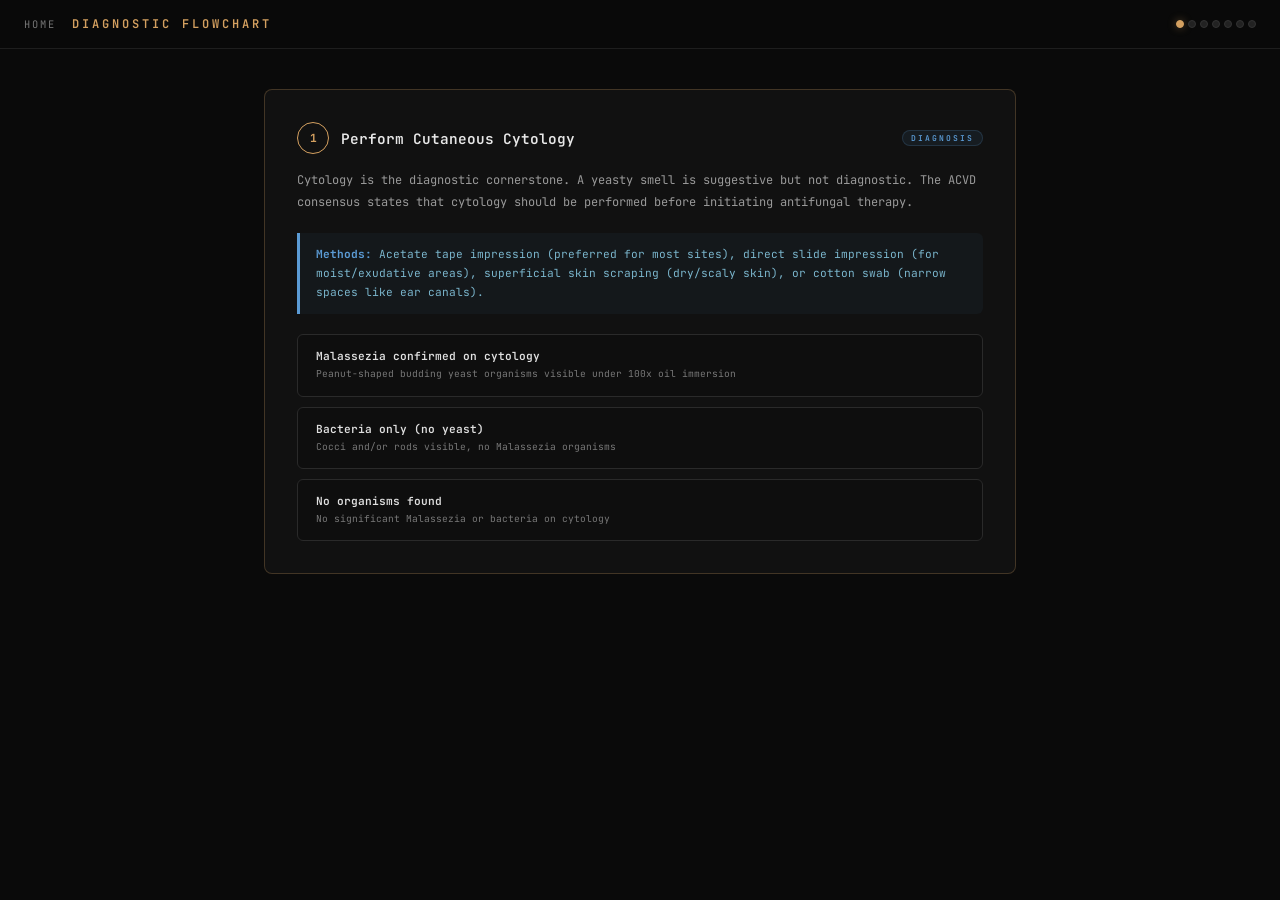
<file: viz/diagnostic_tree.html>
<!DOCTYPE html>
<html lang="en">
<head>
  <meta charset="UTF-8">
  <meta name="viewport" content="width=device-width, initial-scale=1.0">
  <title>Diagnostic Flowchart — BulldogDerm</title>
  <link href="https://fonts.googleapis.com/css2?family=JetBrains+Mono:wght@300;400;500;600;700&display=swap" rel="stylesheet">
  <style>
    * { margin: 0; padding: 0; box-sizing: border-box; }
    body {
      background: #0a0a0a;
      color: #d0d0d0;
      font-family: 'JetBrains Mono', monospace;
      min-height: 100vh;
    }

    .header {
      position: sticky; top: 0; z-index: 10;
      padding: 16px 24px;
      background: rgba(10,10,10,0.95);
      backdrop-filter: blur(12px);
      border-bottom: 1px solid #1e1e1e;
      display: flex; justify-content: space-between; align-items: center;
    }
    .header-left { display: flex; align-items: center; gap: 16px; }
    .back {
      font-size: 0.65rem; color: #777; text-decoration: none;
      letter-spacing: 2px; text-transform: uppercase;
    }
    .back:hover { color: #d4a060; }
    .title {
      font-size: 0.75rem; font-weight: 600; color: #d4a060;
      letter-spacing: 3px; text-transform: uppercase;
    }

    /* Progress */
    .progress-bar {
      display: flex; align-items: center; gap: 4px;
    }
    .progress-dot {
      width: 8px; height: 8px; border-radius: 50%;
      background: #222; border: 1px solid #333;
      transition: all 0.3s;
    }
    .progress-dot.active { background: #d4a060; border-color: #d4a060; box-shadow: 0 0 8px rgba(212,160,96,0.4); }
    .progress-dot.completed { background: #5a9e6f; border-color: #5a9e6f; }

    /* Main content */
    .flow-container {
      max-width: 800px;
      margin: 0 auto;
      padding: 40px 24px 80px;
    }

    /* Step cards */
    .step-card {
      background: #111;
      border: 1px solid #1e1e1e;
      border-radius: 8px;
      padding: 32px;
      margin-bottom: 16px;
      opacity: 0;
      transform: translateY(12px);
      animation: cardIn 0.4s ease-out forwards;
      position: relative;
    }
    @keyframes cardIn {
      to { opacity: 1; transform: translateY(0); }
    }
    .step-card.highlight { border-color: #d4a06040; }

    .step-header {
      display: flex; align-items: center; gap: 12px; margin-bottom: 16px;
    }
    .step-number {
      width: 32px; height: 32px; border-radius: 50%;
      border: 1.5px solid #d4a060; display: flex;
      align-items: center; justify-content: center;
      font-size: 0.7rem; font-weight: 700; color: #d4a060;
      flex-shrink: 0;
    }
    .step-number.done { background: #5a9e6f; border-color: #5a9e6f; color: #0a0a0a; }
    .step-title {
      font-size: 0.9rem; font-weight: 600; color: #e8e8e8;
    }
    .step-phase {
      font-size: 0.5rem; font-weight: 600; letter-spacing: 2px;
      text-transform: uppercase; margin-left: auto;
      padding: 2px 8px; border-radius: 10px;
    }

    .step-body {
      font-size: 0.75rem; color: #999; line-height: 1.8; margin-bottom: 20px;
    }

    .step-evidence {
      border-left: 3px solid #5b9bd5;
      padding: 12px 16px;
      background: rgba(91,155,213,0.05);
      border-radius: 0 6px 6px 0;
      font-size: 0.7rem; color: #7ab5cc; margin-bottom: 20px;
      line-height: 1.7;
    }
    .step-evidence strong { color: #5b9bd5; }

    /* Decision branches */
    .branches {
      display: grid; gap: 10px;
      margin-top: 16px;
    }
    .branch-btn {
      background: #0e0e0e;
      border: 1px solid #2a2a2a;
      border-radius: 6px;
      padding: 14px 18px;
      cursor: pointer;
      text-align: left;
      transition: all 0.2s;
      font-family: inherit;
      color: #ccc;
    }
    .branch-btn:hover {
      border-color: #d4a060;
      background: rgba(212,160,96,0.05);
    }
    .branch-label {
      font-size: 0.7rem; font-weight: 600; color: #e0e0e0; margin-bottom: 4px;
    }
    .branch-desc {
      font-size: 0.6rem; color: #777; line-height: 1.5;
    }

    .connector {
      width: 1px; height: 24px; background: #333;
      margin: 0 auto;
    }

    /* Result card */
    .result-card {
      background: linear-gradient(135deg, rgba(212,160,96,0.08) 0%, rgba(90,158,111,0.08) 100%);
      border: 1px solid rgba(212,160,96,0.2);
      border-radius: 8px;
      padding: 32px;
      text-align: center;
    }
    .result-title {
      font-size: 1rem; font-weight: 700; color: #d4a060;
      margin-bottom: 12px; letter-spacing: 1px;
    }
    .result-body {
      font-size: 0.75rem; color: #999; line-height: 1.8;
      max-width: 600px; margin: 0 auto 24px;
    }

    .restart-btn {
      background: none; border: 1px solid #d4a06060;
      color: #d4a060; padding: 8px 20px;
      font-family: inherit; font-size: 0.65rem;
      font-weight: 600; letter-spacing: 2px;
      text-transform: uppercase; border-radius: 6px;
      cursor: pointer; transition: all 0.2s;
    }
    .restart-btn:hover { background: #d4a060; color: #0a0a0a; }

    /* Table in steps */
    .step-table {
      width: 100%; border-collapse: collapse;
      font-size: 0.65rem; margin: 12px 0;
    }
    .step-table th {
      text-align: left; padding: 8px 12px;
      font-size: 0.5rem; font-weight: 600;
      letter-spacing: 2px; text-transform: uppercase;
      color: #666; border-bottom: 1px solid #222;
      background: #0d0d0d;
    }
    .step-table td {
      padding: 8px 12px; border-bottom: 1px solid #1a1a1a;
      color: #999; vertical-align: top;
    }
  </style>
</head>
<body>

<div class="header">
  <div class="header-left">
    <a href="../index.html" class="back">Home</a>
    <div class="title">Diagnostic Flowchart</div>
  </div>
  <div class="progress-bar" id="progressBar"></div>
</div>

<div class="flow-container" id="flowContainer"></div>

<script>
// Define the diagnostic tree
const TREE = {
  start: {
    step: 1, phase: 'diagnosis', phaseColor: '#5b9bd5',
    title: 'Perform Cutaneous Cytology',
    body: 'Cytology is the diagnostic cornerstone. A yeasty smell is suggestive but not diagnostic. The ACVD consensus states that cytology should be performed before initiating antifungal therapy.',
    evidence: '<strong>Methods:</strong> Acetate tape impression (preferred for most sites), direct slide impression (for moist/exudative areas), superficial skin scraping (dry/scaly skin), or cotton swab (narrow spaces like ear canals).',
    branches: [
      { label: 'Malassezia confirmed on cytology', desc: 'Peanut-shaped budding yeast organisms visible under 100x oil immersion', next: 'treat_topical' },
      { label: 'Bacteria only (no yeast)', desc: 'Cocci and/or rods visible, no Malassezia organisms', next: 'bacteria_only' },
      { label: 'No organisms found', desc: 'No significant Malassezia or bacteria on cytology', next: 'no_organisms' }
    ]
  },
  treat_topical: {
    step: 2, phase: 'treatment', phaseColor: '#d4a060',
    title: 'Initiate Topical Antifungal Therapy',
    body: 'Start evidence-based topical treatment while the diagnostic workup continues. The primary recommendation is 2% miconazole + 2% chlorhexidine shampoo applied twice weekly with 10-minute contact time.',
    evidence: '<strong>Gold standard:</strong> Miconazole-CHG combination (Malaseb, Douxo S3 Pyo). Must maintain contact time. Available adjuncts: povidone-iodine paw soaks, chlorhexidine spray for daily maintenance, clotrimazole cream for focal lesions.',
    table: {
      headers: ['Agent', 'Evidence', 'Best Use'],
      rows: [
        ['Miconazole + CHG shampoo', 'STRONG', 'Primary treatment — twice weekly'],
        ['Chlorhexidine 2% spray', 'STRONG', 'Daily paw/fold maintenance'],
        ['Povidone-iodine soaks', 'SOUND', 'Paw soaks, body wipe-down'],
        ['Clotrimazole cream', 'MODERATE', 'Spot treatment of focal lesions'],
        ['Epsom salt soaks', 'PLAUSIBLE', 'Interdigital swelling/drying']
      ]
    },
    branches: [
      { label: 'Continue to concurrent workup', desc: 'Proceed to rule out Demodex and perform baseline bloodwork', next: 'scraping' }
    ]
  },
  bacteria_only: {
    step: 2, phase: 'treatment', phaseColor: '#d4a060',
    title: 'Treat Bacterial Pyoderma',
    body: 'If cytology shows bacteria without significant yeast, treat the bacterial component. Consider topical chlorhexidine therapy or systemic antibiotics based on severity.',
    evidence: '<strong>Note:</strong> Concurrent staphylococcal pyoderma is present in the majority of dogs with Malassezia. Continue monitoring for yeast — it may appear on re-check cytology.',
    branches: [
      { label: 'Proceed to full workup', desc: 'Rule out Demodex and underlying causes', next: 'scraping' }
    ]
  },
  no_organisms: {
    step: 2, phase: 'diagnosis', phaseColor: '#5b9bd5',
    title: 'Re-evaluate Clinical Presentation',
    body: 'If cytology is negative but clinical signs persist, consider: sample technique may need adjustment, lesions may be too dry for impression cytology (try scraping), or the condition may not be infectious.',
    evidence: '<strong>Important:</strong> Even low numbers of Malassezia can be clinically significant because host hypersensitivity — not organism burden — drives severity in many dogs. Consider re-sampling from different sites.',
    branches: [
      { label: 'Re-sample from different sites', desc: 'Try scraping technique or different body locations', next: 'start' },
      { label: 'Proceed to differential workup', desc: 'Consider non-infectious causes: allergy, endocrine, parasitic', next: 'scraping' }
    ]
  },
  scraping: {
    step: 3, phase: 'diagnosis', phaseColor: '#5b9bd5',
    title: 'Deep Skin Scraping — Rule Out Demodex',
    body: 'Demodicosis can mimic or coexist with Malassezia dermatitis. Focal alopecia, follicular casts, and comedones are suggestive. Deep skin scraping (squeeze skin fold to express mites from follicles) is the diagnostic method.',
    evidence: '<strong>Key distinction:</strong> Demodex requires deep scraping, not surface impression. Superficial scraping for Sarcoptes (low sensitivity — trial treatment often needed). Also check for flea allergy: flea combing and strict prevention.',
    branches: [
      { label: 'Demodex negative — continue workup', desc: 'No mites found on deep scraping', next: 'bloodwork' },
      { label: 'Demodex positive', desc: 'Demodex mites identified — treat demodicosis concurrently', next: 'demodex_found' }
    ]
  },
  demodex_found: {
    step: 3, phase: 'treatment', phaseColor: '#d4a060',
    title: 'Treat Concurrent Demodicosis',
    body: 'Demodex identified — initiate treatment. Modern isoxazoline parasiticides (fluralaner, sarolaner, afoxolaner) have become first-line. Continue Malassezia topical therapy concurrently.',
    evidence: '<strong>Dual treatment:</strong> Treat both Demodex and any concurrent Malassezia/pyoderma. Monitor with follow-up skin scrapings monthly until two consecutive negative scrapings.',
    branches: [
      { label: 'Continue to baseline bloodwork', desc: 'Proceed to screen for underlying endocrine/metabolic disease', next: 'bloodwork' }
    ]
  },
  bloodwork: {
    step: 4, phase: 'diagnosis', phaseColor: '#5b9bd5',
    title: 'Baseline Bloodwork',
    body: 'Draw CBC with differential, serum chemistry panel, and urinalysis. Screen for metabolic and endocrine disease that may be driving recurrent infections.',
    evidence: '<strong>What to look for:</strong> Hypercholesterolemia → hypothyroidism. Elevated ALP + dilute urine → Cushing\'s. If endocrine pattern suspected: thyroid panel (Total T4, Free T4 by ED, TSH) or low-dose dex suppression test.',
    table: {
      headers: ['Finding', 'Suggests', 'Next Step'],
      rows: [
        ['Hypercholesterolemia', 'Hypothyroidism', 'Thyroid panel: T4, Free T4, TSH'],
        ['Elevated ALP', "Cushing's disease", 'Low-dose dex suppression or ACTH stim'],
        ['Dilute urine', "Cushing's disease", 'Urine cortisol:creatinine ratio'],
        ['Normal baseline', 'Allergy likely primary', 'Proceed to 3-4 week re-evaluation']
      ]
    },
    branches: [
      { label: 'Bloodwork normal — re-evaluate at 3-4 weeks', desc: 'Proceed to clinical re-assessment after initial treatment course', next: 'reeval' },
      { label: 'Endocrine abnormalities detected', desc: 'Thyroid or adrenal disease suspected', next: 'endocrine' }
    ]
  },
  endocrine: {
    step: 5, phase: 'treatment', phaseColor: '#cc8844',
    title: 'Address Endocrine Disease',
    body: 'If hypothyroidism or hyperadrenocorticism is confirmed, treat the underlying endocrine disease. Skin and coat improvement follows endocrine normalization, though it takes weeks to months.',
    evidence: '<strong>Hypothyroidism:</strong> Levothyroxine supplementation with monitoring at 4-6 weeks. <strong>Cushing\'s:</strong> Trilostane or mitotane under close veterinary monitoring. Both: continue topical antimicrobial therapy concurrently.',
    branches: [
      { label: 'Continue to maintenance protocol', desc: 'Establish long-term management alongside endocrine treatment', next: 'result_maintenance' }
    ]
  },
  reeval: {
    step: 5, phase: 'diagnosis', phaseColor: '#5b9bd5',
    title: 'Re-Evaluate at 3-4 Weeks',
    body: 'Repeat cutaneous cytology at previously affected sites. Assess clinical response: Has the infection cleared? Has the pruritus resolved? Has the alopecia improved?',
    evidence: '<strong>Decision tree:</strong> Infection clears + pruritus persists → allergy workup. Infection clears + alopecia persists → endocrine workup. Infection fails to resolve → culture and sensitivity, systemic antifungals.',
    branches: [
      { label: 'Infection cleared, pruritus persists', desc: 'Yeast gone but dog is still itchy — underlying allergy is active', next: 'allergy_workup' },
      { label: 'Infection cleared, alopecia persists', desc: 'Yeast resolved but hair not regrowing — consider endocrine cause', next: 'endocrine' },
      { label: 'Infection not resolving', desc: 'Malassezia still present on cytology despite topical therapy', next: 'systemic' },
      { label: 'Full clinical resolution', desc: 'Infection cleared, no pruritus, coat improving', next: 'result_maintenance' }
    ]
  },
  allergy_workup: {
    step: 6, phase: 'diagnosis', phaseColor: '#5b9bd5',
    title: 'Allergy Investigation',
    body: 'Environmental atopic dermatitis is the single most common underlying cause of recurrent Malassezia in bulldogs. A structured workup is essential.',
    evidence: '<strong>Food:</strong> Strict elimination diet trial with novel protein or hydrolyzed diet for 8-12 weeks. No other food, treats, flavored meds. Blood/saliva food allergy tests are unreliable. <strong>Environmental:</strong> Intradermal skin testing (IDT) or serum allergen-specific IgE. Referral to DACVD recommended.',
    branches: [
      { label: 'Food allergy confirmed on elimination diet', desc: 'Symptoms resolve on novel diet, return on rechallenge', next: 'result_food' },
      { label: 'Environmental allergy suspected', desc: 'Seasonal pattern, IDT-positive — consider immunotherapy', next: 'result_immunotherapy' }
    ]
  },
  systemic: {
    step: 6, phase: 'treatment', phaseColor: '#cc8844',
    title: 'Systemic Antifungal Therapy',
    body: 'Reserved for cases where topical therapy alone is insufficient, infection is widespread, involves nail beds, or the patient cannot tolerate bathing.',
    evidence: '<strong>Itraconazole:</strong> 5 mg/kg once daily for 21-30 days, or pulse therapy (2 consecutive days/week). Often preferred over ketoconazole. <strong>Ketoconazole:</strong> 5-10 mg/kg daily for 21-30 days, higher hepatotoxicity risk. Monitor liver values.',
    branches: [
      { label: 'Continue to underlying cause investigation', desc: 'Systemic antifungals treat the symptom — still need to find the cause', next: 'allergy_workup' }
    ]
  },

  // Result screens
  result_maintenance: {
    step: 7, phase: 'maintenance', phaseColor: '#5a9e6f',
    title: 'Establish Long-Term Maintenance Protocol',
    body: 'Recurrence is expected if the underlying cause is chronic. A structured maintenance protocol prevents relapse.',
    isResult: true,
    protocol: [
      { freq: 'Daily', task: 'Skin fold cleaning (all folds). Paw wipe after walks. Visual inspection.', time: '5-10 min' },
      { freq: 'Twice weekly', task: 'Antimicrobial bath (miconazole-CHG, 10-min contact). Weekly in remission.', time: '30-45 min' },
      { freq: 'Weekly', task: 'Wash bedding in hot water. Ear inspection and cleaning.', time: 'Weekly' },
      { freq: 'Monthly', task: 'Body condition score. Supplement review. Environmental review.', time: 'Monthly' },
      { freq: 'Quarterly', task: 'Veterinary follow-up: cytology of previously affected sites.', time: 'Every 3-4 months' },
      { freq: 'Annually', task: 'Comprehensive wellness exam with dermatology focus.', time: 'Annually' }
    ]
  },
  result_food: {
    step: 7, phase: 'maintenance', phaseColor: '#5a9e6f',
    title: 'Food Allergy Management',
    body: 'Food allergy confirmed. Long-term management involves strict dietary avoidance of identified triggers plus ongoing skin maintenance protocol.',
    isResult: true,
    summary: 'Maintain the novel protein or hydrolyzed diet long-term. No treats, flavored medications, or supplements containing the trigger protein. Continue topical maintenance protocol. Relapses during diet trial may indicate concurrent environmental allergy — consider IDT.'
  },
  result_immunotherapy: {
    step: 7, phase: 'maintenance', phaseColor: '#5a9e6f',
    title: 'Allergen-Specific Immunotherapy (ASIT)',
    body: 'The closest thing to a "cure" for environmental allergies. Addresses the underlying immune dysfunction rather than just managing symptoms.',
    isResult: true,
    summary: 'Timeline: 4-6 month escalation phase with increasing allergen doses, then monthly maintenance injections or sublingual drops. Success rate: 60-80%. Compliance matters. During escalation, Apoquel/Cytopoint can manage symptoms concurrently. Significant upfront investment, but long-term cost often lower than chronic Apoquel/Cytopoint.'
  }
};

let currentPath = [];
let currentNode = 'start';

function renderProgress() {
  const bar = document.getElementById('progressBar');
  bar.innerHTML = '';
  for (let i = 1; i <= 7; i++) {
    const dot = document.createElement('div');
    dot.className = 'progress-dot';
    const maxStep = Math.max(...currentPath.map(id => TREE[id]?.step || 0), TREE[currentNode]?.step || 0);
    if (i < TREE[currentNode]?.step) dot.classList.add('completed');
    if (i === TREE[currentNode]?.step) dot.classList.add('active');
    bar.appendChild(dot);
  }
}

function renderNode(nodeId) {
  const node = TREE[nodeId];
  if (!node) return;

  currentNode = nodeId;
  if (!currentPath.includes(nodeId)) currentPath.push(nodeId);
  renderProgress();

  const container = document.getElementById('flowContainer');

  // Build card HTML
  let html = '';

  // Show previous steps dimmed
  currentPath.forEach((pid, idx) => {
    if (pid === nodeId) return;
    const prev = TREE[pid];
    if (!prev) return;
    html += `
      <div class="step-card" style="opacity:0.4; animation:none; padding:16px 24px;">
        <div class="step-header">
          <div class="step-number done">&#10003;</div>
          <div class="step-title" style="font-size:0.75rem;">${prev.title}</div>
        </div>
      </div>
      <div class="connector"></div>
    `;
  });

  // Current step
  html += `<div class="step-card highlight" style="animation-delay:${currentPath.length > 1 ? '0.1s' : '0s'}">`;
  html += `
    <div class="step-header">
      <div class="step-number">${node.step}</div>
      <div class="step-title">${node.title}</div>
      <div class="step-phase" style="background:${node.phaseColor}15; color:${node.phaseColor}; border:1px solid ${node.phaseColor}30;">${node.phase}</div>
    </div>
    <div class="step-body">${node.body}</div>
  `;

  if (node.evidence) {
    html += `<div class="step-evidence">${node.evidence}</div>`;
  }

  if (node.table) {
    html += `<table class="step-table"><thead><tr>${node.table.headers.map(h => `<th>${h}</th>`).join('')}</tr></thead><tbody>`;
    node.table.rows.forEach(row => {
      html += `<tr>${row.map(cell => `<td>${cell}</td>`).join('')}</tr>`;
    });
    html += '</tbody></table>';
  }

  if (node.isResult) {
    // Show result
    if (node.protocol) {
      html += `<table class="step-table"><thead><tr><th>Frequency</th><th>Component</th><th>Time</th></tr></thead><tbody>`;
      node.protocol.forEach(p => {
        html += `<tr><td style="color:#d4a060; font-weight:600;">${p.freq}</td><td>${p.task}</td><td>${p.time}</td></tr>`;
      });
      html += '</tbody></table>';
    }
    if (node.summary) {
      html += `<div class="step-evidence" style="border-left-color:#5a9e6f; background:rgba(90,158,111,0.05); color:#5a9e6f;">${node.summary}</div>`;
    }
    html += `
      <div style="text-align:center; margin-top:24px;">
        <div style="font-size:0.7rem; color:#d4a060; margin-bottom:12px; font-weight:600;">The yeast is the symptom, not the disease.</div>
        <button class="restart-btn" onclick="restart()">Start Over</button>
      </div>
    `;
  } else if (node.branches) {
    html += '<div class="branches">';
    node.branches.forEach(b => {
      html += `
        <button class="branch-btn" onclick="chooseBranch('${b.next}')">
          <div class="branch-label">${b.label}</div>
          <div class="branch-desc">${b.desc}</div>
        </button>
      `;
    });
    html += '</div>';
  }

  html += '</div>';

  container.innerHTML = html;
  // Scroll to bottom
  window.scrollTo({ top: document.body.scrollHeight, behavior: 'smooth' });
}

function chooseBranch(nextId) {
  renderNode(nextId);
}

function restart() {
  currentPath = [];
  currentNode = 'start';
  renderNode('start');
  window.scrollTo({ top: 0, behavior: 'smooth' });
}

// Initialize
renderNode('start');
</script>
</body>
</html>
</file>
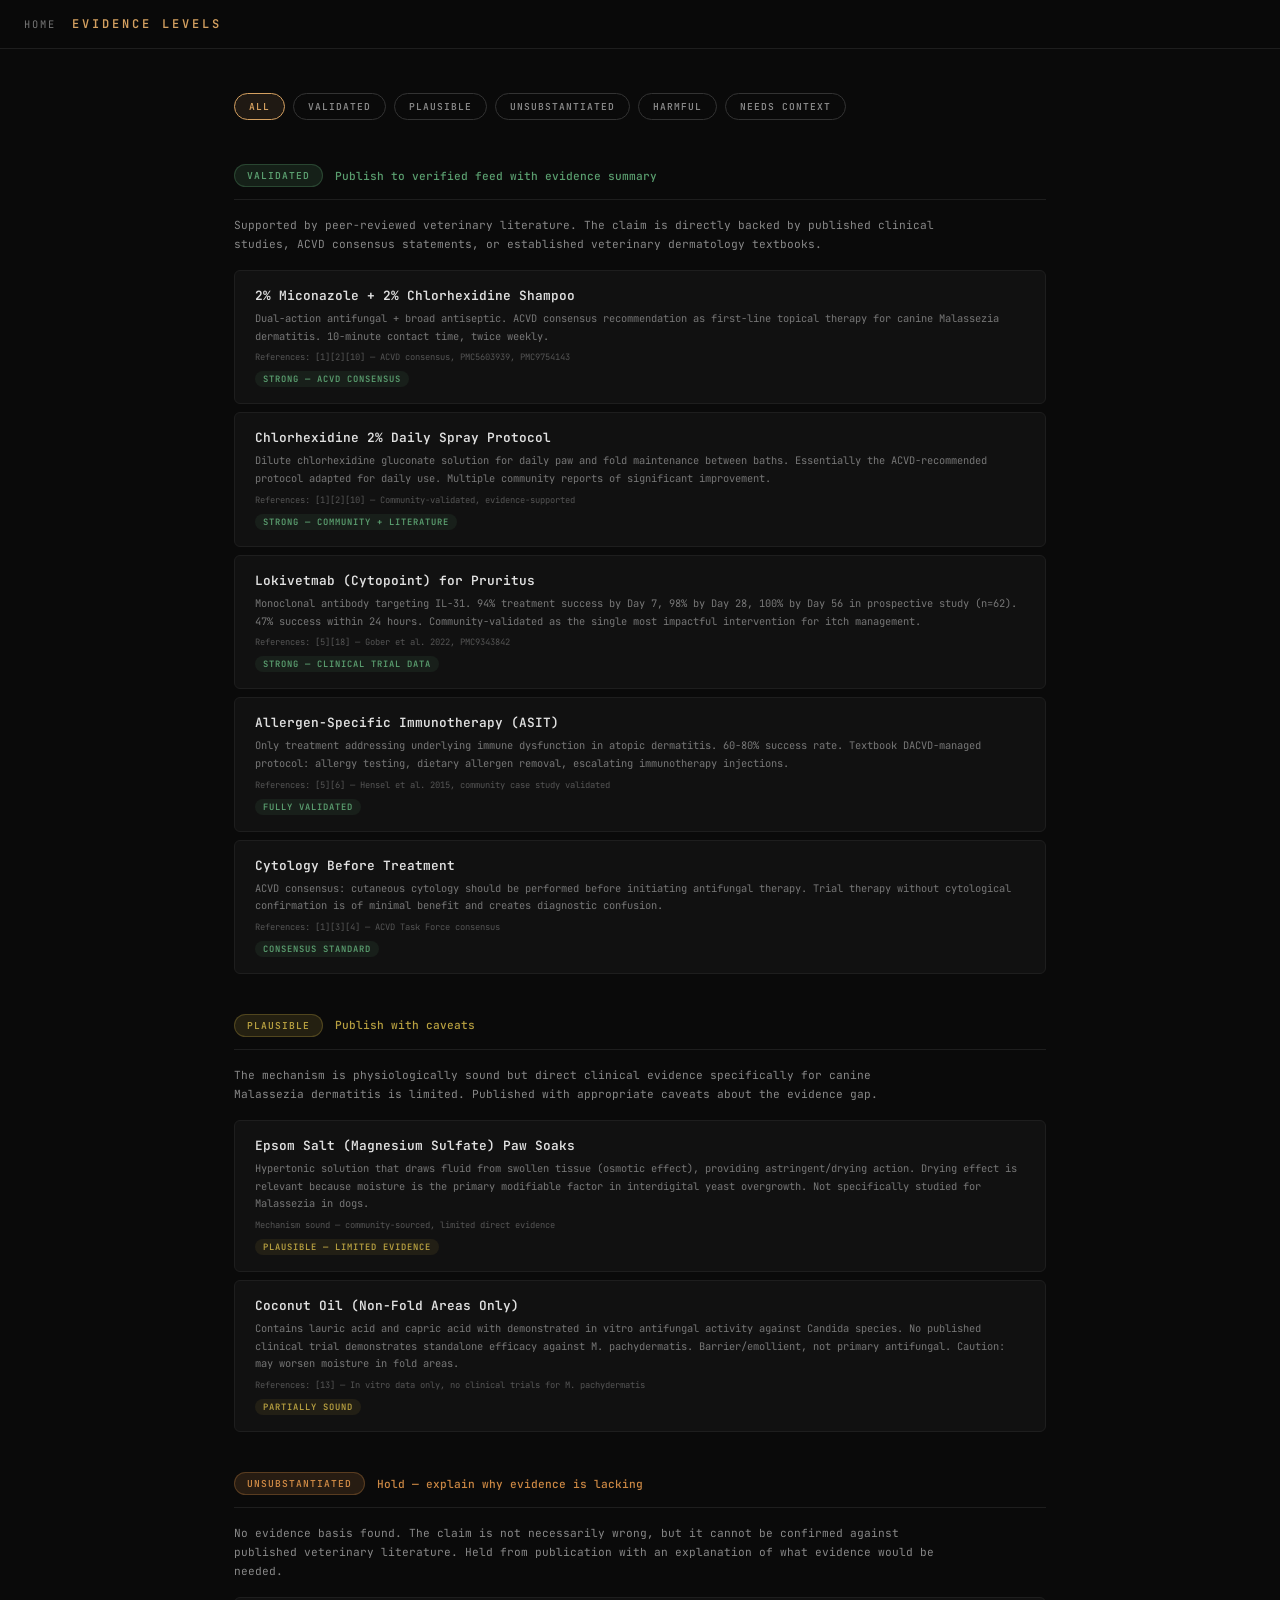
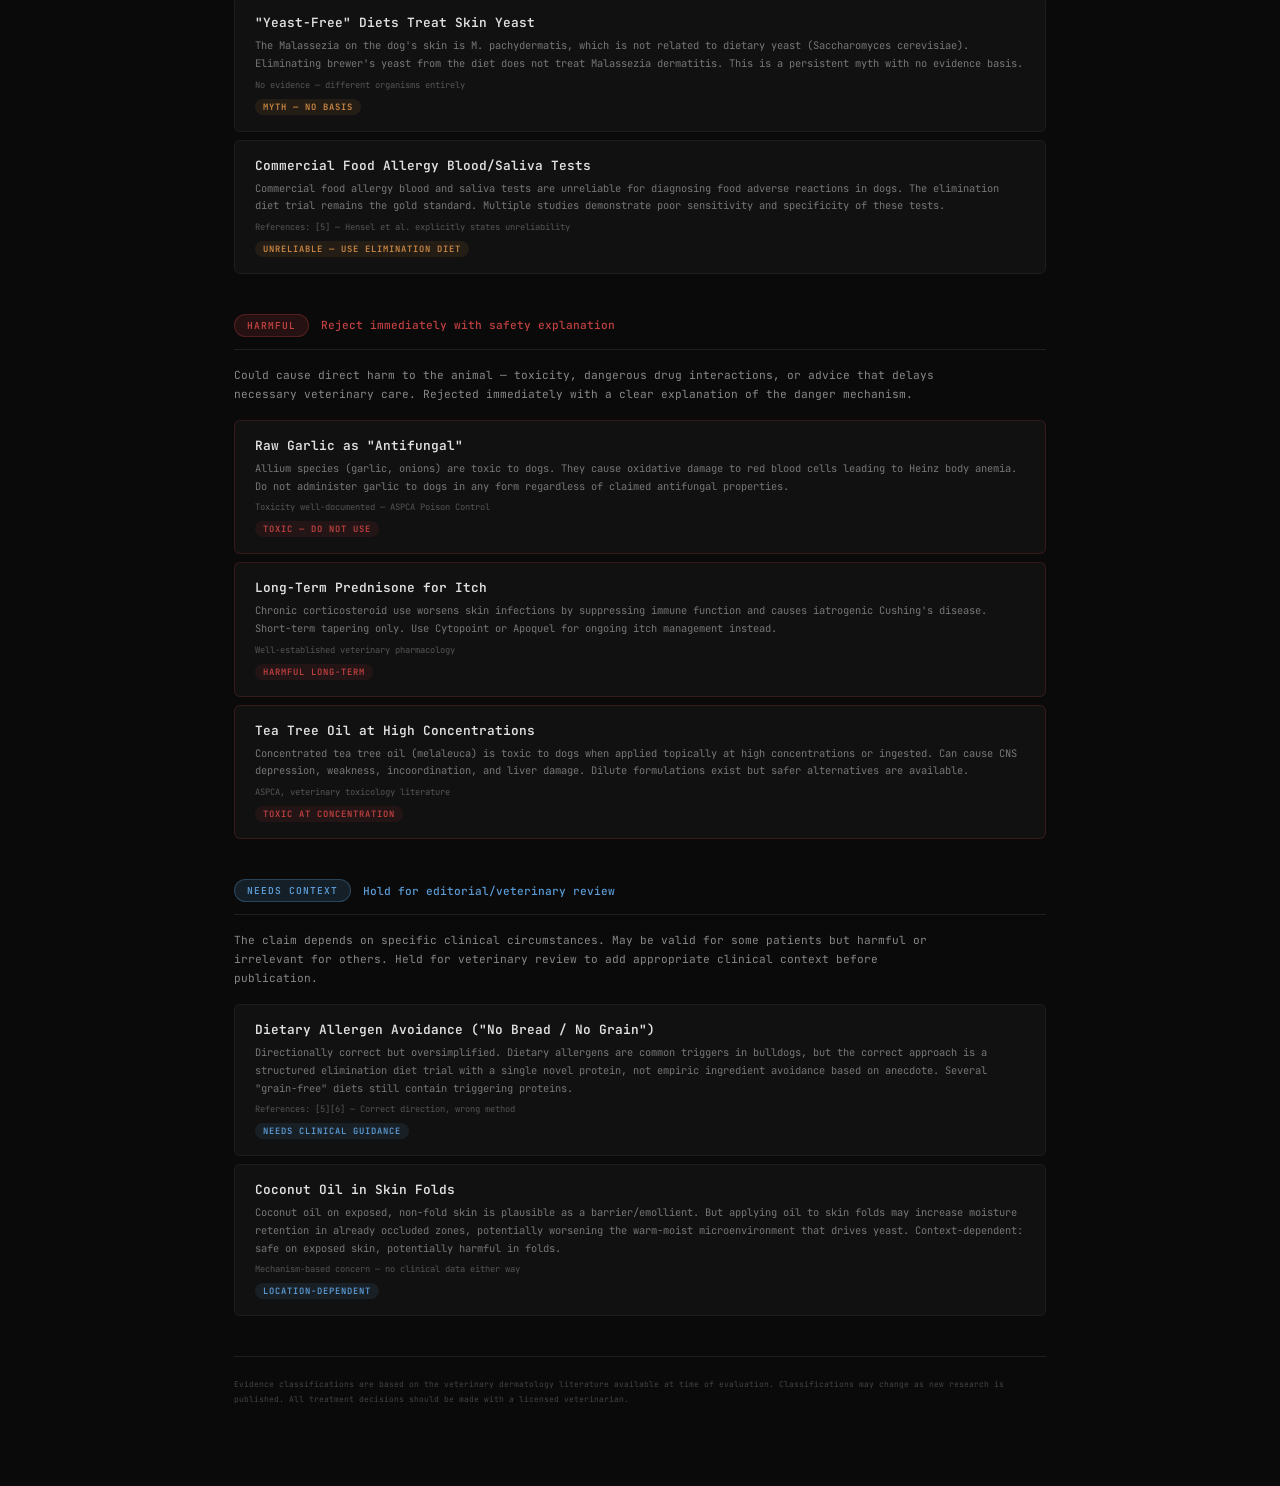
<file: viz/evidence_levels.html>
<!DOCTYPE html>
<html lang="en">
<head>
  <meta charset="UTF-8">
  <meta name="viewport" content="width=device-width, initial-scale=1.0">
  <title>Evidence Levels — BulldogDerm</title>
  <link href="https://fonts.googleapis.com/css2?family=JetBrains+Mono:wght@300;400;500;600;700&display=swap" rel="stylesheet">
  <style>
    * { margin: 0; padding: 0; box-sizing: border-box; }
    body {
      background: #0a0a0a; color: #d0d0d0;
      font-family: 'JetBrains Mono', monospace;
      min-height: 100vh;
    }
    .header {
      position: sticky; top: 0; z-index: 10;
      padding: 16px 24px;
      background: rgba(10,10,10,0.95);
      backdrop-filter: blur(12px);
      border-bottom: 1px solid #1e1e1e;
      display: flex; align-items: center; gap: 16px;
    }
    .back { font-size: 0.65rem; color: #777; text-decoration: none; letter-spacing: 2px; text-transform: uppercase; }
    .back:hover { color: #d4a060; }
    .title { font-size: 0.75rem; font-weight: 600; color: #d4a060; letter-spacing: 3px; text-transform: uppercase; }

    .container { max-width: 860px; margin: 0 auto; padding: 32px 24px 80px; }

    /* Filter tabs */
    .filter-bar {
      display: flex; gap: 8px; flex-wrap: wrap; margin-bottom: 32px;
      position: sticky; top: 52px; z-index: 5;
      background: #0a0a0a; padding: 12px 0;
    }
    .filter-btn {
      padding: 6px 14px; font-family: inherit; font-size: 0.6rem;
      font-weight: 600; letter-spacing: 1px; text-transform: uppercase;
      border-radius: 20px; cursor: pointer; transition: all 0.2s;
      border: 1px solid #333; background: transparent; color: #888;
    }
    .filter-btn:hover { border-color: #555; color: #ccc; }
    .filter-btn.active { border-color: var(--c, #d4a060); color: var(--c, #d4a060); background: var(--bg, rgba(212,160,96,0.1)); }

    /* Level sections */
    .level-section {
      margin-bottom: 40px; scroll-margin-top: 120px;
    }
    .level-header {
      display: flex; align-items: center; gap: 12px;
      margin-bottom: 16px; padding-bottom: 12px;
      border-bottom: 1px solid #1e1e1e;
    }
    .level-badge {
      padding: 4px 12px; font-size: 0.6rem; font-weight: 600;
      letter-spacing: 1px; text-transform: uppercase; border-radius: 20px;
    }
    .level-desc {
      font-size: 0.7rem; color: #888; line-height: 1.7;
      margin-bottom: 16px; max-width: 700px;
    }

    /* Item cards */
    .item-card {
      background: #111; border: 1px solid #1e1e1e; border-radius: 6px;
      padding: 16px 20px; margin-bottom: 8px;
      transition: border-color 0.2s;
    }
    .item-card:hover { border-color: #2a2a2a; }
    .item-name {
      font-size: 0.8rem; font-weight: 600; color: #e0e0e0; margin-bottom: 6px;
    }
    .item-detail {
      font-size: 0.65rem; color: #777; line-height: 1.7;
    }
    .item-ref {
      font-size: 0.55rem; color: #555; margin-top: 6px;
    }
    .item-action {
      display: inline-block; margin-top: 8px; font-size: 0.55rem;
      font-weight: 600; letter-spacing: 1px; text-transform: uppercase;
      padding: 2px 8px; border-radius: 10px;
    }

    .disclaimer {
      font-size: 0.5rem; color: #444; line-height: 1.8;
      border-top: 1px solid #1e1e1e; padding-top: 20px; margin-top: 40px;
    }
  </style>
</head>
<body>

<div class="header">
  <a href="../index.html" class="back">Home</a>
  <div class="title">Evidence Levels</div>
</div>

<div class="container">

  <div class="filter-bar">
    <button class="filter-btn active" style="--c:#d4a060; --bg:rgba(212,160,96,0.1);" onclick="showAll()">All</button>
    <button class="filter-btn" style="--c:#5a9e6f; --bg:rgba(90,158,111,0.1);" onclick="filter('validated')">Validated</button>
    <button class="filter-btn" style="--c:#b8a040; --bg:rgba(184,160,64,0.1);" onclick="filter('plausible')">Plausible</button>
    <button class="filter-btn" style="--c:#cc8844; --bg:rgba(204,136,68,0.1);" onclick="filter('unsubstantiated')">Unsubstantiated</button>
    <button class="filter-btn" style="--c:#c04040; --bg:rgba(192,64,64,0.1);" onclick="filter('harmful')">Harmful</button>
    <button class="filter-btn" style="--c:#5b9bd5; --bg:rgba(91,155,213,0.1);" onclick="filter('needs-context')">Needs Context</button>
  </div>

  <!-- VALIDATED -->
  <div class="level-section" id="validated" data-level="validated">
    <div class="level-header">
      <div class="level-badge" style="background:rgba(90,158,111,0.15); color:#5a9e6f; border:1px solid rgba(90,158,111,0.3);">Validated</div>
      <span style="font-size:0.7rem; color:#5a9e6f; font-weight:500;">Publish to verified feed with evidence summary</span>
    </div>
    <div class="level-desc">Supported by peer-reviewed veterinary literature. The claim is directly backed by published clinical studies, ACVD consensus statements, or established veterinary dermatology textbooks.</div>

    <div class="item-card">
      <div class="item-name">2% Miconazole + 2% Chlorhexidine Shampoo</div>
      <div class="item-detail">Dual-action antifungal + broad antiseptic. ACVD consensus recommendation as first-line topical therapy for canine Malassezia dermatitis. 10-minute contact time, twice weekly.</div>
      <div class="item-ref">References: [1][2][10] — ACVD consensus, PMC5603939, PMC9754143</div>
      <div class="item-action" style="background:rgba(90,158,111,0.1); color:#5a9e6f;">Strong — ACVD Consensus</div>
    </div>

    <div class="item-card">
      <div class="item-name">Chlorhexidine 2% Daily Spray Protocol</div>
      <div class="item-detail">Dilute chlorhexidine gluconate solution for daily paw and fold maintenance between baths. Essentially the ACVD-recommended protocol adapted for daily use. Multiple community reports of significant improvement.</div>
      <div class="item-ref">References: [1][2][10] — Community-validated, evidence-supported</div>
      <div class="item-action" style="background:rgba(90,158,111,0.1); color:#5a9e6f;">Strong — Community + Literature</div>
    </div>

    <div class="item-card">
      <div class="item-name">Lokivetmab (Cytopoint) for Pruritus</div>
      <div class="item-detail">Monoclonal antibody targeting IL-31. 94% treatment success by Day 7, 98% by Day 28, 100% by Day 56 in prospective study (n=62). 47% success within 24 hours. Community-validated as the single most impactful intervention for itch management.</div>
      <div class="item-ref">References: [5][18] — Gober et al. 2022, PMC9343842</div>
      <div class="item-action" style="background:rgba(90,158,111,0.1); color:#5a9e6f;">Strong — Clinical Trial Data</div>
    </div>

    <div class="item-card">
      <div class="item-name">Allergen-Specific Immunotherapy (ASIT)</div>
      <div class="item-detail">Only treatment addressing underlying immune dysfunction in atopic dermatitis. 60-80% success rate. Textbook DACVD-managed protocol: allergy testing, dietary allergen removal, escalating immunotherapy injections.</div>
      <div class="item-ref">References: [5][6] — Hensel et al. 2015, community case study validated</div>
      <div class="item-action" style="background:rgba(90,158,111,0.1); color:#5a9e6f;">Fully Validated</div>
    </div>

    <div class="item-card">
      <div class="item-name">Cytology Before Treatment</div>
      <div class="item-detail">ACVD consensus: cutaneous cytology should be performed before initiating antifungal therapy. Trial therapy without cytological confirmation is of minimal benefit and creates diagnostic confusion.</div>
      <div class="item-ref">References: [1][3][4] — ACVD Task Force consensus</div>
      <div class="item-action" style="background:rgba(90,158,111,0.1); color:#5a9e6f;">Consensus Standard</div>
    </div>
  </div>

  <!-- PLAUSIBLE -->
  <div class="level-section" id="plausible" data-level="plausible">
    <div class="level-header">
      <div class="level-badge" style="background:rgba(184,160,64,0.15); color:#b8a040; border:1px solid rgba(184,160,64,0.3);">Plausible</div>
      <span style="font-size:0.7rem; color:#b8a040; font-weight:500;">Publish with caveats</span>
    </div>
    <div class="level-desc">The mechanism is physiologically sound but direct clinical evidence specifically for canine Malassezia dermatitis is limited. Published with appropriate caveats about the evidence gap.</div>

    <div class="item-card">
      <div class="item-name">Epsom Salt (Magnesium Sulfate) Paw Soaks</div>
      <div class="item-detail">Hypertonic solution that draws fluid from swollen tissue (osmotic effect), providing astringent/drying action. Drying effect is relevant because moisture is the primary modifiable factor in interdigital yeast overgrowth. Not specifically studied for Malassezia in dogs.</div>
      <div class="item-ref">Mechanism sound — community-sourced, limited direct evidence</div>
      <div class="item-action" style="background:rgba(184,160,64,0.1); color:#b8a040;">Plausible — Limited Evidence</div>
    </div>

    <div class="item-card">
      <div class="item-name">Coconut Oil (Non-Fold Areas Only)</div>
      <div class="item-detail">Contains lauric acid and capric acid with demonstrated in vitro antifungal activity against Candida species. No published clinical trial demonstrates standalone efficacy against M. pachydermatis. Barrier/emollient, not primary antifungal. Caution: may worsen moisture in fold areas.</div>
      <div class="item-ref">References: [13] — In vitro data only, no clinical trials for M. pachydermatis</div>
      <div class="item-action" style="background:rgba(184,160,64,0.1); color:#b8a040;">Partially Sound</div>
    </div>
  </div>

  <!-- UNSUBSTANTIATED -->
  <div class="level-section" id="unsubstantiated" data-level="unsubstantiated">
    <div class="level-header">
      <div class="level-badge" style="background:rgba(204,136,68,0.15); color:#cc8844; border:1px solid rgba(204,136,68,0.3);">Unsubstantiated</div>
      <span style="font-size:0.7rem; color:#cc8844; font-weight:500;">Hold — explain why evidence is lacking</span>
    </div>
    <div class="level-desc">No evidence basis found. The claim is not necessarily wrong, but it cannot be confirmed against published veterinary literature. Held from publication with an explanation of what evidence would be needed.</div>

    <div class="item-card">
      <div class="item-name">"Yeast-Free" Diets Treat Skin Yeast</div>
      <div class="item-detail">The Malassezia on the dog's skin is M. pachydermatis, which is not related to dietary yeast (Saccharomyces cerevisiae). Eliminating brewer's yeast from the diet does not treat Malassezia dermatitis. This is a persistent myth with no evidence basis.</div>
      <div class="item-ref">No evidence — different organisms entirely</div>
      <div class="item-action" style="background:rgba(204,136,68,0.1); color:#cc8844;">Myth — No Basis</div>
    </div>

    <div class="item-card">
      <div class="item-name">Commercial Food Allergy Blood/Saliva Tests</div>
      <div class="item-detail">Commercial food allergy blood and saliva tests are unreliable for diagnosing food adverse reactions in dogs. The elimination diet trial remains the gold standard. Multiple studies demonstrate poor sensitivity and specificity of these tests.</div>
      <div class="item-ref">References: [5] — Hensel et al. explicitly states unreliability</div>
      <div class="item-action" style="background:rgba(204,136,68,0.1); color:#cc8844;">Unreliable — Use Elimination Diet</div>
    </div>
  </div>

  <!-- HARMFUL -->
  <div class="level-section" id="harmful" data-level="harmful">
    <div class="level-header">
      <div class="level-badge" style="background:rgba(192,64,64,0.15); color:#c04040; border:1px solid rgba(192,64,64,0.3);">Harmful</div>
      <span style="font-size:0.7rem; color:#c04040; font-weight:500;">Reject immediately with safety explanation</span>
    </div>
    <div class="level-desc">Could cause direct harm to the animal — toxicity, dangerous drug interactions, or advice that delays necessary veterinary care. Rejected immediately with a clear explanation of the danger mechanism.</div>

    <div class="item-card" style="border-color: rgba(192,64,64,0.2);">
      <div class="item-name">Raw Garlic as "Antifungal"</div>
      <div class="item-detail">Allium species (garlic, onions) are toxic to dogs. They cause oxidative damage to red blood cells leading to Heinz body anemia. Do not administer garlic to dogs in any form regardless of claimed antifungal properties.</div>
      <div class="item-ref">Toxicity well-documented — ASPCA Poison Control</div>
      <div class="item-action" style="background:rgba(192,64,64,0.1); color:#c04040;">Toxic — Do Not Use</div>
    </div>

    <div class="item-card" style="border-color: rgba(192,64,64,0.2);">
      <div class="item-name">Long-Term Prednisone for Itch</div>
      <div class="item-detail">Chronic corticosteroid use worsens skin infections by suppressing immune function and causes iatrogenic Cushing's disease. Short-term tapering only. Use Cytopoint or Apoquel for ongoing itch management instead.</div>
      <div class="item-ref">Well-established veterinary pharmacology</div>
      <div class="item-action" style="background:rgba(192,64,64,0.1); color:#c04040;">Harmful Long-Term</div>
    </div>

    <div class="item-card" style="border-color: rgba(192,64,64,0.2);">
      <div class="item-name">Tea Tree Oil at High Concentrations</div>
      <div class="item-detail">Concentrated tea tree oil (melaleuca) is toxic to dogs when applied topically at high concentrations or ingested. Can cause CNS depression, weakness, incoordination, and liver damage. Dilute formulations exist but safer alternatives are available.</div>
      <div class="item-ref">ASPCA, veterinary toxicology literature</div>
      <div class="item-action" style="background:rgba(192,64,64,0.1); color:#c04040;">Toxic at Concentration</div>
    </div>
  </div>

  <!-- NEEDS CONTEXT -->
  <div class="level-section" id="needs-context" data-level="needs-context">
    <div class="level-header">
      <div class="level-badge" style="background:rgba(91,155,213,0.15); color:#5b9bd5; border:1px solid rgba(91,155,213,0.3);">Needs Context</div>
      <span style="font-size:0.7rem; color:#5b9bd5; font-weight:500;">Hold for editorial/veterinary review</span>
    </div>
    <div class="level-desc">The claim depends on specific clinical circumstances. May be valid for some patients but harmful or irrelevant for others. Held for veterinary review to add appropriate clinical context before publication.</div>

    <div class="item-card">
      <div class="item-name">Dietary Allergen Avoidance ("No Bread / No Grain")</div>
      <div class="item-detail">Directionally correct but oversimplified. Dietary allergens are common triggers in bulldogs, but the correct approach is a structured elimination diet trial with a single novel protein, not empiric ingredient avoidance based on anecdote. Several "grain-free" diets still contain triggering proteins.</div>
      <div class="item-ref">References: [5][6] — Correct direction, wrong method</div>
      <div class="item-action" style="background:rgba(91,155,213,0.1); color:#5b9bd5;">Needs Clinical Guidance</div>
    </div>

    <div class="item-card">
      <div class="item-name">Coconut Oil in Skin Folds</div>
      <div class="item-detail">Coconut oil on exposed, non-fold skin is plausible as a barrier/emollient. But applying oil to skin folds may increase moisture retention in already occluded zones, potentially worsening the warm-moist microenvironment that drives yeast. Context-dependent: safe on exposed skin, potentially harmful in folds.</div>
      <div class="item-ref">Mechanism-based concern — no clinical data either way</div>
      <div class="item-action" style="background:rgba(91,155,213,0.1); color:#5b9bd5;">Location-Dependent</div>
    </div>
  </div>

  <div class="disclaimer">
    Evidence classifications are based on the veterinary dermatology literature available at time of evaluation. Classifications may change as new research is published. All treatment decisions should be made with a licensed veterinarian.
  </div>
</div>

<script>
// Filter by level
function filter(level) {
  document.querySelectorAll('.level-section').forEach(s => {
    s.style.display = s.dataset.level === level ? 'block' : 'none';
  });
  document.querySelectorAll('.filter-btn').forEach(b => b.classList.remove('active'));
  event.target.classList.add('active');
  // Scroll to section
  const el = document.getElementById(level);
  if (el) el.scrollIntoView({ behavior: 'smooth', block: 'start' });
}

function showAll() {
  document.querySelectorAll('.level-section').forEach(s => s.style.display = 'block');
  document.querySelectorAll('.filter-btn').forEach(b => b.classList.remove('active'));
  event.target.classList.add('active');
}

// Handle hash on load
window.addEventListener('DOMContentLoaded', () => {
  const hash = window.location.hash.replace('#', '');
  if (hash && document.getElementById(hash)) {
    filter(hash);
    // Also activate the right button
    document.querySelectorAll('.filter-btn').forEach(b => {
      b.classList.remove('active');
      if (b.textContent.trim().toLowerCase().replace(/\s+/g, '-') === hash) b.classList.add('active');
    });
  }
});
</script>
</body>
</html>
</file>
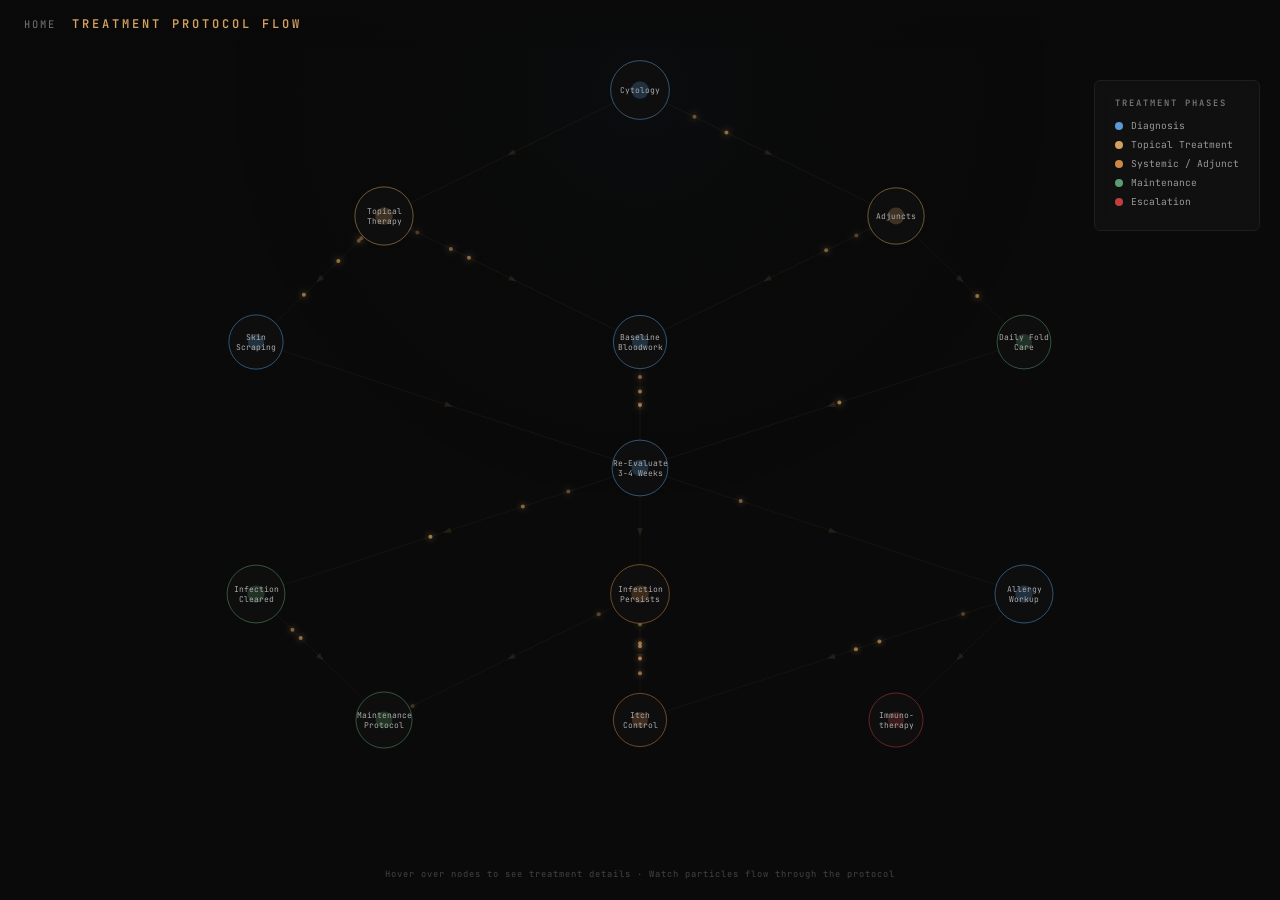
<file: viz/treatment_flow.html>
<!DOCTYPE html>
<html lang="en">
<head>
  <meta charset="UTF-8">
  <meta name="viewport" content="width=device-width, initial-scale=1.0">
  <title>Treatment Protocol Flow — BulldogDerm</title>
  <link href="https://fonts.googleapis.com/css2?family=JetBrains+Mono:wght@300;400;500;600;700&display=swap" rel="stylesheet">
  <style>
    * { margin: 0; padding: 0; box-sizing: border-box; }
    body {
      background: #0a0a0a;
      color: #d0d0d0;
      font-family: 'JetBrains Mono', monospace;
      overflow: hidden;
      height: 100vh;
    }
    canvas { display: block; }

    .header {
      position: fixed; top: 0; left: 0; right: 0; z-index: 10;
      padding: 16px 24px;
      background: linear-gradient(to bottom, rgba(10,10,10,0.95), transparent);
      display: flex; justify-content: space-between; align-items: center;
    }
    .header-left { display: flex; align-items: center; gap: 16px; }
    .back {
      font-size: 0.65rem; color: #777; text-decoration: none;
      letter-spacing: 2px; text-transform: uppercase;
    }
    .back:hover { color: #d4a060; }
    .title {
      font-size: 0.75rem; font-weight: 600; color: #d4a060;
      letter-spacing: 3px; text-transform: uppercase;
    }

    .legend {
      position: fixed; top: 80px; right: 20px; z-index: 10;
      background: rgba(17,17,17,0.9); border: 1px solid #1e1e1e;
      border-radius: 6px; padding: 16px 20px;
      backdrop-filter: blur(8px);
    }
    .legend-title {
      font-size: 0.55rem; font-weight: 600; letter-spacing: 2px;
      text-transform: uppercase; color: #777; margin-bottom: 10px;
    }
    .legend-item {
      display: flex; align-items: center; gap: 8px;
      font-size: 0.6rem; color: #999; margin-bottom: 6px;
    }
    .legend-dot { width: 8px; height: 8px; border-radius: 50%; }

    /* Tooltip */
    .tooltip {
      position: fixed; z-index: 30;
      background: rgba(17,17,17,0.95); border: 1px solid #2a2a2a;
      border-radius: 6px; padding: 14px 18px;
      max-width: 320px; pointer-events: none;
      opacity: 0; transition: opacity 0.2s;
      backdrop-filter: blur(8px);
    }
    .tooltip.visible { opacity: 1; }
    .tooltip-title {
      font-size: 0.75rem; font-weight: 600; color: #e8e8e8; margin-bottom: 6px;
    }
    .tooltip-desc {
      font-size: 0.65rem; color: #999; line-height: 1.6;
    }
    .tooltip-evidence {
      margin-top: 8px; font-size: 0.55rem; font-weight: 600;
      letter-spacing: 1px; text-transform: uppercase;
    }

    .instructions {
      position: fixed; bottom: 20px; left: 50%; transform: translateX(-50%);
      font-size: 0.55rem; color: #444; letter-spacing: 1px;
    }
  </style>
</head>
<body>

<div class="header">
  <div class="header-left">
    <a href="../index.html" class="back">Home</a>
    <div class="title">Treatment Protocol Flow</div>
  </div>
</div>

<div class="legend">
  <div class="legend-title">Treatment Phases</div>
  <div class="legend-item"><div class="legend-dot" style="background:#5b9bd5"></div> Diagnosis</div>
  <div class="legend-item"><div class="legend-dot" style="background:#d4a060"></div> Topical Treatment</div>
  <div class="legend-item"><div class="legend-dot" style="background:#cc8844"></div> Systemic / Adjunct</div>
  <div class="legend-item"><div class="legend-dot" style="background:#5a9e6f"></div> Maintenance</div>
  <div class="legend-item"><div class="legend-dot" style="background:#c04040"></div> Escalation</div>
</div>

<canvas id="canvas"></canvas>
<div class="tooltip" id="tooltip">
  <div class="tooltip-title" id="ttTitle"></div>
  <div class="tooltip-desc" id="ttDesc"></div>
  <div class="tooltip-evidence" id="ttEvidence"></div>
</div>

<div class="instructions">Hover over nodes to see treatment details &middot; Watch particles flow through the protocol</div>

<script>
// Treatment flow nodes
const NODES = [
  // Row 1: Diagnosis
  { id: 'cytology', x: 0.5, y: 0.10, label: 'Cytology', phase: 'diagnosis',
    title: 'Cutaneous Cytology', desc: 'Perform cytology at all affected sites. Confirm Malassezia and/or bacteria. Do not treat blind.', evidence: 'ACVD Consensus: Required' },

  // Row 2: Initial treatment splits
  { id: 'topical', x: 0.30, y: 0.24, label: 'Topical\nTherapy', phase: 'topical',
    title: 'First-Line Topical Therapy', desc: '2% miconazole + 2% chlorhexidine shampoo, twice weekly, 10-minute contact time. This is the gold standard.', evidence: 'STRONG — ACVD Consensus' },
  { id: 'adjuncts', x: 0.70, y: 0.24, label: 'Adjuncts', phase: 'topical',
    title: 'Community-Validated Adjuncts', desc: 'Povidone-iodine paw soaks, chlorhexidine spray, Epsom salt soaks, clotrimazole spot treatment.', evidence: 'SOUND to PLAUSIBLE' },

  // Row 3: Concurrent workup
  { id: 'scraping', x: 0.20, y: 0.38, label: 'Skin\nScraping', phase: 'diagnosis',
    title: 'Deep Skin Scraping', desc: 'Rule out Demodex. Demodicosis can mimic or coexist with Malassezia dermatitis.', evidence: 'Required — Step 3' },
  { id: 'bloodwork', x: 0.50, y: 0.38, label: 'Baseline\nBloodwork', phase: 'diagnosis',
    title: 'CBC, Chemistry, Urinalysis', desc: 'Screen for metabolic and endocrine disease. Elevated ALP and dilute urine suggest Cushing\'s. Hypercholesterolemia suggests hypothyroidism.', evidence: 'Required — Step 4' },
  { id: 'foldcare', x: 0.80, y: 0.38, label: 'Daily Fold\nCare', phase: 'maintenance',
    title: 'Skin Fold Hygiene', desc: 'Daily cleaning of all skin folds with chlorhexidine or miconazole wipes. Pat completely dry. Non-negotiable in bulldogs.', evidence: 'STRONG — Breed Essential' },

  // Row 4: Re-evaluation
  { id: 'reeval', x: 0.50, y: 0.52, label: 'Re-Evaluate\n3-4 Weeks', phase: 'diagnosis',
    title: 'Clinical Re-Assessment', desc: 'Repeat cytology. Assess clinical response. This determines the next steps based on what resolved and what persists.', evidence: 'Required — Step 5' },

  // Row 5: Branch outcomes
  { id: 'cleared', x: 0.20, y: 0.66, label: 'Infection\nCleared', phase: 'maintenance',
    title: 'Infection Resolved', desc: 'If infection clears but pruritus persists → allergy workup. If infection clears but alopecia persists → endocrine workup.', evidence: 'Decision Point' },
  { id: 'persists', x: 0.50, y: 0.66, label: 'Infection\nPersists', phase: 'systemic',
    title: 'Infection Not Resolving', desc: 'Culture and sensitivity testing. Consider systemic antifungals: itraconazole 5 mg/kg daily for 21-30 days or ketoconazole 5-10 mg/kg daily.', evidence: 'Escalation Required' },
  { id: 'allergy', x: 0.80, y: 0.66, label: 'Allergy\nWorkup', phase: 'diagnosis',
    title: 'Allergy Investigation', desc: 'Elimination diet trial (8-12 weeks) for food allergy. IDT or serum IgE for environmental allergy. Referral to DACVD for immunotherapy planning.', evidence: 'Step 6 — Underlying Cause' },

  // Row 6: Long-term
  { id: 'maintenance', x: 0.30, y: 0.80, label: 'Maintenance\nProtocol', phase: 'maintenance',
    title: 'Long-Term Maintenance', desc: 'Weekly-biweekly antimicrobial baths. Daily fold care. Paw cleaning. Environmental optimization. Quarterly vet follow-up with cytology.', evidence: 'Step 7 — Ongoing' },
  { id: 'immunotherapy', x: 0.70, y: 0.80, label: 'Immuno-\ntherapy', phase: 'escalation',
    title: 'Allergen-Specific Immunotherapy', desc: 'ASIT addresses the underlying immune dysfunction. 4-6 month escalation phase, then monthly maintenance. 60-80% success rate. The closest thing to a cure.', evidence: 'STRONG — DACVD Managed' },
  { id: 'itchcontrol', x: 0.50, y: 0.80, label: 'Itch\nControl', phase: 'systemic',
    title: 'Pruritus Management (Cytopoint)', desc: 'Lokivetmab (Cytopoint) every 4-8 weeks: 94% success by Day 7, 98% by Day 28, 100% by Day 56. 47% achieve success within 24 hours (Gober et al. 2022, PMC9343842, n=62). Oclacitinib (Apoquel) for acute flares. Breaking the scratch-infection cycle is therapeutic, not cosmetic.', evidence: 'STRONG — PMC9343842: 94-100% efficacy' }
];

// Edges (flow connections)
const EDGES = [
  { from: 'cytology', to: 'topical' },
  { from: 'cytology', to: 'adjuncts' },
  { from: 'topical', to: 'scraping' },
  { from: 'topical', to: 'bloodwork' },
  { from: 'adjuncts', to: 'foldcare' },
  { from: 'adjuncts', to: 'bloodwork' },
  { from: 'scraping', to: 'reeval' },
  { from: 'bloodwork', to: 'reeval' },
  { from: 'foldcare', to: 'reeval' },
  { from: 'reeval', to: 'cleared' },
  { from: 'reeval', to: 'persists' },
  { from: 'reeval', to: 'allergy' },
  { from: 'cleared', to: 'maintenance' },
  { from: 'persists', to: 'itchcontrol' },
  { from: 'allergy', to: 'immunotherapy' },
  { from: 'allergy', to: 'itchcontrol' },
  { from: 'persists', to: 'maintenance' },
];

const PHASE_COLORS = {
  diagnosis: '#5b9bd5',
  topical: '#d4a060',
  systemic: '#cc8844',
  maintenance: '#5a9e6f',
  escalation: '#c04040'
};

const canvas = document.getElementById('canvas');
const ctx2 = canvas.getContext('2d');
const dpr = window.devicePixelRatio || 1;
let W, H;
let hoveredNode = null;
let time = 0;

// Particles on edges
const edgeParticles = EDGES.map(() => []);

function resize() {
  W = window.innerWidth;
  H = window.innerHeight;
  canvas.width = W * dpr;
  canvas.height = H * dpr;
  canvas.style.width = W + 'px';
  canvas.style.height = H + 'px';
  ctx2.setTransform(dpr, 0, 0, dpr, 0, 0);
}
resize();
window.addEventListener('resize', resize);

function nodePos(node) {
  return { x: node.x * W, y: node.y * H };
}

// Mouse interaction
canvas.addEventListener('mousemove', e => {
  const mx = e.clientX;
  const my = e.clientY;
  hoveredNode = null;
  for (const n of NODES) {
    const p = nodePos(n);
    const dx = mx - p.x;
    const dy = my - p.y;
    if (Math.sqrt(dx * dx + dy * dy) < 36) {
      hoveredNode = n;
      break;
    }
  }
  canvas.style.cursor = hoveredNode ? 'pointer' : 'default';

  // Tooltip
  const tooltip = document.getElementById('tooltip');
  if (hoveredNode) {
    document.getElementById('ttTitle').textContent = hoveredNode.title;
    document.getElementById('ttDesc').textContent = hoveredNode.desc;
    const evEl = document.getElementById('ttEvidence');
    evEl.textContent = hoveredNode.evidence;
    evEl.style.color = PHASE_COLORS[hoveredNode.phase];
    tooltip.style.left = Math.min(mx + 16, W - 340) + 'px';
    tooltip.style.top = Math.min(my + 16, H - 150) + 'px';
    tooltip.classList.add('visible');
  } else {
    tooltip.classList.remove('visible');
  }
});

function draw() {
  ctx2.clearRect(0, 0, W, H);

  // Background glow
  const grad = ctx2.createRadialGradient(W * 0.5, H * 0.1, 0, W * 0.5, H * 0.1, H * 0.5);
  grad.addColorStop(0, 'rgba(91,155,213,0.02)');
  grad.addColorStop(1, 'transparent');
  ctx2.fillStyle = grad;
  ctx2.fillRect(0, 0, W, H);

  // Draw edges
  EDGES.forEach((e, ei) => {
    const fromNode = NODES.find(n => n.id === e.from);
    const toNode = NODES.find(n => n.id === e.to);
    if (!fromNode || !toNode) return;
    const fp = nodePos(fromNode);
    const tp = nodePos(toNode);

    const isHighlighted = hoveredNode &&
      (hoveredNode.id === e.from || hoveredNode.id === e.to);

    // Curved connection
    const mx = (fp.x + tp.x) / 2;
    const my = (fp.y + tp.y) / 2;
    const alpha = isHighlighted ? 0.3 : 0.08;

    ctx2.strokeStyle = `rgba(212,160,96,${alpha})`;
    ctx2.lineWidth = isHighlighted ? 1.5 : 0.8;
    ctx2.beginPath();
    ctx2.moveTo(fp.x, fp.y);
    ctx2.lineTo(tp.x, tp.y);
    ctx2.stroke();

    // Arrow at midpoint
    const angle = Math.atan2(tp.y - fp.y, tp.x - fp.x);
    const arrowX = mx;
    const arrowY = my;
    ctx2.save();
    ctx2.translate(arrowX, arrowY);
    ctx2.rotate(angle);
    ctx2.beginPath();
    ctx2.moveTo(5, 0);
    ctx2.lineTo(-3, -3);
    ctx2.lineTo(-3, 3);
    ctx2.closePath();
    ctx2.fillStyle = `rgba(212,160,96,${alpha * 1.5})`;
    ctx2.fill();
    ctx2.restore();

    // Spawn particles
    if (Math.random() < 0.03) {
      edgeParticles[ei].push({ t: 0, speed: 0.005 + Math.random() * 0.008 });
    }

    // Draw particles
    edgeParticles[ei] = edgeParticles[ei].filter(p => {
      p.t += p.speed;
      if (p.t > 1) return false;
      const px = fp.x + (tp.x - fp.x) * p.t;
      const py = fp.y + (tp.y - fp.y) * p.t;
      const pa = Math.sin(p.t * Math.PI) * 0.7;
      ctx2.beginPath();
      ctx2.arc(px, py, 2, 0, Math.PI * 2);
      ctx2.fillStyle = `rgba(212,160,96,${pa})`;
      ctx2.shadowBlur = 6;
      ctx2.shadowColor = '#d4a060';
      ctx2.fill();
      ctx2.shadowBlur = 0;
      return true;
    });
  });

  // Draw nodes
  NODES.forEach(n => {
    const p = nodePos(n);
    const isHovered = n === hoveredNode;
    const color = PHASE_COLORS[n.phase];
    const r = isHovered ? 32 : 28;
    const pulse = 1 + Math.sin(time * 0.02 + NODES.indexOf(n) * 0.8) * 0.05;

    // Glow
    if (isHovered) {
      const glow = ctx2.createRadialGradient(p.x, p.y, r, p.x, p.y, r * 2.5);
      glow.addColorStop(0, color + '20');
      glow.addColorStop(1, 'transparent');
      ctx2.beginPath();
      ctx2.arc(p.x, p.y, r * 2.5, 0, Math.PI * 2);
      ctx2.fillStyle = glow;
      ctx2.fill();
    }

    // Node circle
    ctx2.beginPath();
    ctx2.arc(p.x, p.y, r * pulse, 0, Math.PI * 2);
    ctx2.fillStyle = '#0e0e0e';
    ctx2.fill();
    ctx2.strokeStyle = isHovered ? color : color + '80';
    ctx2.lineWidth = isHovered ? 2 : 1;
    ctx2.stroke();

    // Inner accent
    ctx2.beginPath();
    ctx2.arc(p.x, p.y, r * pulse * 0.3, 0, Math.PI * 2);
    ctx2.fillStyle = color + '40';
    ctx2.fill();

    // Label
    ctx2.font = `${isHovered ? '600' : '400'} 8px JetBrains Mono`;
    ctx2.textAlign = 'center';
    ctx2.fillStyle = isHovered ? '#e8e8e8' : '#aaa';

    const lines = n.label.split('\n');
    lines.forEach((line, i) => {
      const ly = p.y + (i - (lines.length - 1) / 2) * 10;
      ctx2.fillText(line, p.x, ly + 3);
    });
  });

  time++;
  requestAnimationFrame(draw);
}

draw();
</script>
</body>
</html>
</file>
<file: site/css/global.css>
/* ==========================================================================
   Bulldog Dermatitis Handbook — Global Design System
   Template-ready: swap CSS variables to re-theme for any project
   ========================================================================== */

@import url('https://fonts.googleapis.com/css2?family=JetBrains+Mono:wght@300;400;500;600;700;800&display=swap');

:root {
  /* Backgrounds */
  --bg:             #0a0a0a;
  --bg-card:        #111111;
  --bg-card-hover:  #161616;
  --bg-input:       #0e0e0e;
  --bg-overlay:     rgba(10, 10, 10, 0.92);

  /* Borders */
  --border:         #1e1e1e;
  --border-hover:   #2a2a2a;
  --border-accent:  rgba(212, 160, 96, 0.3);

  /* Text */
  --text:           #d0d0d0;
  --text-dim:       #777777;
  --text-faint:     #444444;
  --text-bright:    #e8e8e8;

  /* Accent — warm amber (bulldog fawn) */
  --accent:         #d4a060;
  --accent-dim:     #8a6a3a;
  --accent-glow:    rgba(212, 160, 96, 0.15);

  /* Semantic colors */
  --clinical:       #5b9bd5;   /* diagnostic / medical blue */
  --health:         #5a9e6f;   /* healthy / validated green */
  --warning:        #cc8844;   /* caution / yeast amber */
  --danger:         #c04040;   /* harmful / danger red */
  --info:           #7ab5cc;   /* informational teal */
  --plausible:      #b8a040;   /* plausible verdict */

  /* Layout */
  --max-width:      1200px;
  --nav-height:     56px;
  --radius:         6px;
  --radius-pill:    20px;

  /* Typography */
  --font:           'JetBrains Mono', monospace;
  --size-xs:        0.55rem;
  --size-sm:        0.65rem;
  --size-base:      0.78rem;
  --size-md:        0.85rem;
  --size-lg:        1.1rem;
  --size-xl:        1.4rem;
  --size-2xl:       1.8rem;
  --size-3xl:       2.4rem;
}

/* Reset */
*, *::before, *::after { box-sizing: border-box; margin: 0; padding: 0; }

html {
  font-size: 15px;
  scroll-behavior: smooth;
  scrollbar-width: thin;
  scrollbar-color: #333 #0a0a0a;
}

body {
  font-family: var(--font);
  background: var(--bg);
  color: var(--text);
  line-height: 1.7;
  font-weight: 400;
  -webkit-font-smoothing: antialiased;
}

::selection { background: var(--accent); color: var(--bg); }
::-webkit-scrollbar { width: 6px; }
::-webkit-scrollbar-track { background: var(--bg); }
::-webkit-scrollbar-thumb { background: #333; border-radius: 3px; }

a { color: var(--accent); text-decoration: none; transition: color 0.2s; }
a:hover { color: var(--text-bright); }

img { max-width: 100%; display: block; }

/* ---------- Navigation ---------- */
.nav {
  position: sticky;
  top: 0;
  z-index: 100;
  background: var(--bg-overlay);
  backdrop-filter: blur(12px);
  -webkit-backdrop-filter: blur(12px);
  border-bottom: 1px solid var(--border);
  height: var(--nav-height);
  display: flex;
  align-items: center;
}

.nav-inner {
  max-width: var(--max-width);
  width: 100%;
  margin: 0 auto;
  padding: 0 24px;
  display: flex;
  align-items: center;
  justify-content: space-between;
}

.nav-logo {
  font-size: var(--size-md);
  font-weight: 700;
  letter-spacing: 3px;
  text-transform: uppercase;
  color: var(--accent);
  text-shadow: 0 0 18px rgba(212, 160, 96, 0.4);
}

.nav-links { display: flex; gap: 24px; list-style: none; }
.nav-links a {
  font-size: var(--size-sm);
  font-weight: 500;
  letter-spacing: 2px;
  text-transform: uppercase;
  color: var(--text-dim);
  transition: color 0.2s;
}
.nav-links a:hover, .nav-links a.active { color: var(--accent); }

.nav-toggle {
  display: none;
  background: none;
  border: 1px solid var(--border);
  color: var(--text);
  padding: 6px 10px;
  font-family: var(--font);
  font-size: var(--size-sm);
  cursor: pointer;
  border-radius: var(--radius);
}

/* ---------- Layout ---------- */
.container {
  max-width: var(--max-width);
  margin: 0 auto;
  padding: 0 24px;
}

.section { padding: 80px 0; }
.section-label {
  font-size: var(--size-xs);
  font-weight: 600;
  letter-spacing: 4px;
  text-transform: uppercase;
  color: var(--text-dim);
  margin-bottom: 12px;
}

.section-title {
  font-size: var(--size-xl);
  font-weight: 700;
  letter-spacing: 1px;
  color: var(--text-bright);
  margin-bottom: 24px;
}

/* ---------- Cards ---------- */
.card {
  background: var(--bg-card);
  border: 1px solid var(--border);
  border-radius: var(--radius);
  padding: 24px;
  transition: border-color 0.2s, background 0.2s;
}
.card:hover {
  border-color: var(--border-hover);
  background: var(--bg-card-hover);
}

.card-grid {
  display: grid;
  grid-template-columns: repeat(auto-fit, minmax(280px, 1fr));
  gap: 16px;
}

/* ---------- Buttons ---------- */
.btn {
  display: inline-flex;
  align-items: center;
  gap: 8px;
  padding: 10px 20px;
  font-family: var(--font);
  font-size: var(--size-sm);
  font-weight: 600;
  letter-spacing: 2px;
  text-transform: uppercase;
  border-radius: var(--radius);
  cursor: pointer;
  transition: all 0.2s;
  text-decoration: none;
}
.btn-primary {
  background: var(--accent);
  color: var(--bg);
  border: 1px solid var(--accent);
}
.btn-primary:hover { background: #e0b070; color: var(--bg); }

.btn-ghost {
  background: transparent;
  color: var(--accent);
  border: 1px solid var(--accent-dim);
}
.btn-ghost:hover { border-color: var(--accent); color: var(--text-bright); }

/* ---------- Badges ---------- */
.badge {
  display: inline-block;
  padding: 2px 8px;
  font-size: var(--size-xs);
  font-weight: 600;
  letter-spacing: 1px;
  text-transform: uppercase;
  border-radius: var(--radius-pill);
  line-height: 1.6;
}
.badge-validated { background: rgba(90, 158, 111, 0.15); color: var(--health); border: 1px solid rgba(90, 158, 111, 0.3); }
.badge-plausible { background: rgba(184, 160, 64, 0.15); color: var(--plausible); border: 1px solid rgba(184, 160, 64, 0.3); }
.badge-harmful { background: rgba(192, 64, 64, 0.15); color: var(--danger); border: 1px solid rgba(192, 64, 64, 0.3); }
.badge-clinical { background: rgba(91, 155, 213, 0.15); color: var(--clinical); border: 1px solid rgba(91, 155, 213, 0.3); }
.badge-community { background: rgba(212, 160, 96, 0.15); color: var(--accent); border: 1px solid var(--border-accent); }

/* ---------- Tables ---------- */
.table-wrap { overflow-x: auto; }
table {
  width: 100%;
  border-collapse: collapse;
  font-size: var(--size-base);
}
th {
  text-align: left;
  font-size: var(--size-xs);
  font-weight: 600;
  letter-spacing: 2px;
  text-transform: uppercase;
  color: var(--text-dim);
  padding: 10px 14px;
  border-bottom: 1px solid var(--border);
  background: var(--bg-card);
}
td {
  padding: 10px 14px;
  border-bottom: 1px solid var(--border);
  color: var(--text);
  vertical-align: top;
}
tr:hover td { background: rgba(255,255,255,0.02); }

/* ---------- Callouts ---------- */
.callout {
  border-left: 3px solid var(--accent);
  padding: 16px 20px;
  background: var(--accent-glow);
  border-radius: 0 var(--radius) var(--radius) 0;
  font-size: var(--size-base);
  margin: 24px 0;
}
.callout-danger { border-left-color: var(--danger); background: rgba(192, 64, 64, 0.08); }
.callout-info { border-left-color: var(--info); background: rgba(122, 181, 204, 0.08); }
.callout-health { border-left-color: var(--health); background: rgba(90, 158, 111, 0.08); }

/* ---------- Stats Bar ---------- */
.stats-bar {
  display: grid;
  grid-template-columns: repeat(auto-fit, minmax(140px, 1fr));
  gap: 1px;
  background: var(--border);
  border: 1px solid var(--border);
  border-radius: var(--radius);
  overflow: hidden;
}
.stat-item {
  background: var(--bg-card);
  padding: 20px;
  text-align: center;
}
.stat-value {
  font-size: var(--size-xl);
  font-weight: 700;
  color: var(--accent);
}
.stat-label {
  font-size: var(--size-xs);
  letter-spacing: 2px;
  text-transform: uppercase;
  color: var(--text-dim);
  margin-top: 4px;
}

/* ---------- Footer ---------- */
.footer {
  border-top: 1px solid var(--border);
  padding: 40px 0;
  font-size: var(--size-sm);
  color: var(--text-dim);
}
.footer-inner {
  max-width: var(--max-width);
  margin: 0 auto;
  padding: 0 24px;
}
.disclaimer {
  font-size: var(--size-xs);
  color: var(--text-faint);
  line-height: 1.8;
  max-width: 800px;
  margin-top: 20px;
}

/* ---------- Animations ---------- */
@keyframes fadeIn {
  from { opacity: 0; transform: translateY(8px); }
  to { opacity: 1; transform: translateY(0); }
}
@keyframes pulse { 0%, 100% { opacity: 1; } 50% { opacity: 0.5; } }
@keyframes slideIn {
  from { opacity: 0; transform: translateY(10px) scale(0.95); }
  to { opacity: 1; transform: translateY(0) scale(1); }
}

.fade-in { animation: fadeIn 0.4s ease-out forwards; }
.fade-in-1 { animation-delay: 0.1s; opacity: 0; }
.fade-in-2 { animation-delay: 0.3s; opacity: 0; }
.fade-in-3 { animation-delay: 0.5s; opacity: 0; }
.fade-in-4 { animation-delay: 0.7s; opacity: 0; }

/* ---------- Responsive ---------- */
@media (max-width: 768px) {
  .nav-links { display: none; }
  .nav-links.open { display: flex; flex-direction: column; position: absolute; top: var(--nav-height); left: 0; right: 0; background: var(--bg-overlay); backdrop-filter: blur(12px); padding: 20px 24px; border-bottom: 1px solid var(--border); }
  .nav-toggle { display: block; }
  .section { padding: 48px 0; }
  .card-grid { grid-template-columns: 1fr; }
  .stats-bar { grid-template-columns: repeat(2, 1fr); }
  .section-title { font-size: var(--size-lg); }
}

@media (max-width: 480px) {
  html { font-size: 14px; }
  .stats-bar { grid-template-columns: 1fr; }
  .container { padding: 0 16px; }
}
</file>
